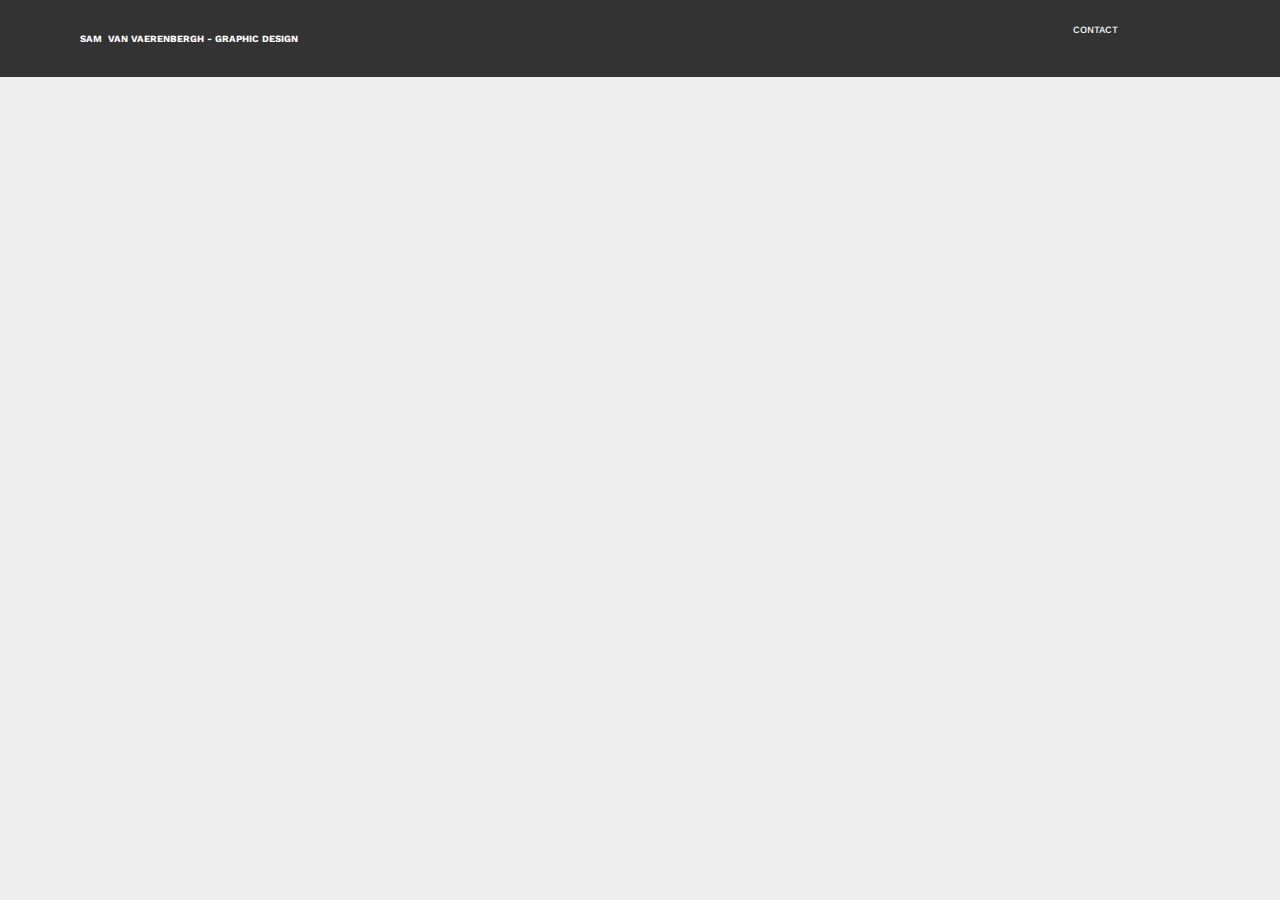
<file: index.html>
<!DOCTYPE html>
<html >
<head>
  <!-- Site made with Mobirise Website Builder v4.8.3, https://mobirise.com -->
  <meta charset="UTF-8">
  <meta http-equiv="X-UA-Compatible" content="IE=edge">
  <meta name="generator" content="Mobirise v4.8.3, mobirise.com">
  <meta name="viewport" content="width=device-width, initial-scale=1, minimum-scale=1">
  <link rel="shortcut icon" href="assets/images/logo2.png" type="image/x-icon">
  <meta name="description" content="">
  <title>Home</title>
  <link rel="stylesheet" href="assets/web/assets/mobirise-icons/mobirise-icons.css">
  <link rel="stylesheet" href="assets/tether/tether.min.css">
  <link rel="stylesheet" href="assets/bootstrap/css/bootstrap.min.css">
  <link rel="stylesheet" href="assets/bootstrap/css/bootstrap-grid.min.css">
  <link rel="stylesheet" href="assets/bootstrap/css/bootstrap-reboot.min.css">
  <link rel="stylesheet" href="assets/dropdown/css/style.css">
  <link rel="stylesheet" href="assets/animatecss/animate.min.css">
  <link rel="stylesheet" href="assets/theme/css/style.css">
  <link rel="stylesheet" href="assets/mobirise/css/mbr-additional.css" type="text/css">
  
  
  
</head>
<body>
  <section class="menu cid-r5q3Pxdelw" once="menu" id="menu1-5">

    

    <nav class="navbar navbar-expand beta-menu navbar-dropdown align-items-center navbar-toggleable-sm">
        <button class="navbar-toggler navbar-toggler-right" type="button" data-toggle="collapse" data-target="#navbarSupportedContent" aria-controls="navbarSupportedContent" aria-expanded="false" aria-label="Toggle navigation">
            <div class="hamburger">
                <span></span>
                <span></span>
                <span></span>
                <span></span>
            </div>
        </button>
        <div class="menu-logo">
            <div class="navbar-brand">
                
                <span class="navbar-caption-wrap"><a class="navbar-caption text-warning display-7" href="index.html">SAM &nbsp;VAN VAERENBERGH - GRAPHIC DESIGN</a></span>
            </div>
        </div>
        <div class="collapse navbar-collapse" id="navbarSupportedContent">
            <ul class="navbar-nav nav-dropdown nav-right" data-app-modern-menu="true"><li class="nav-item">
                    <a class="nav-link link text-white display-7" href="https://mobirise.com">
                        </a>
                </li>
                <li class="nav-item">
                    <a class="nav-link link text-white display-7" href="https://mobirise.com">
                        </a>
                </li><li class="nav-item"><a class="nav-link link text-white display-7" href="contact .html"><p>CONTACT &nbsp; &nbsp; &nbsp; &nbsp; &nbsp; &nbsp; &nbsp; &nbsp; &nbsp; &nbsp; &nbsp; &nbsp;</p></a></li></ul>
            
        </div>
    </nav>
</section>

<section class="engine"><a href="https://mobiri.se/k">develop your own website</a></section><section class="header6 cid-rbmTN2XXs9 mbr-fullscreen" data-bg-video="https://www.youtube.com/watch?v=rguuTr_0Hks&amp;feature=youtu.be" id="header6-1v">

    

    

    <div class="container">
        <div class="row justify-content-md-center">
            <div class="mbr-white col-md-10">
                
                
                
            </div>
        </div>
    </div>

    
</section>


  <script src="assets/web/assets/jquery/jquery.min.js"></script>
  <script src="assets/popper/popper.min.js"></script>
  <script src="assets/tether/tether.min.js"></script>
  <script src="assets/bootstrap/js/bootstrap.min.js"></script>
  <script src="assets/smoothscroll/smooth-scroll.js"></script>
  <script src="assets/dropdown/js/script.min.js"></script>
  <script src="assets/vimeoplayer/jquery.mb.vimeo_player.js"></script>
  <script src="assets/viewportchecker/jquery.viewportchecker.js"></script>
  <script src="assets/ytplayer/jquery.mb.ytplayer.min.js"></script>
  <script src="assets/touchswipe/jquery.touch-swipe.min.js"></script>
  <script src="assets/theme/js/script.js"></script>
  
  
 <div id="scrollToTop" class="scrollToTop mbr-arrow-up"><a style="text-align: center;"><i></i></a></div>
    <input name="animation" type="hidden">
  </body>
</html>
</file>
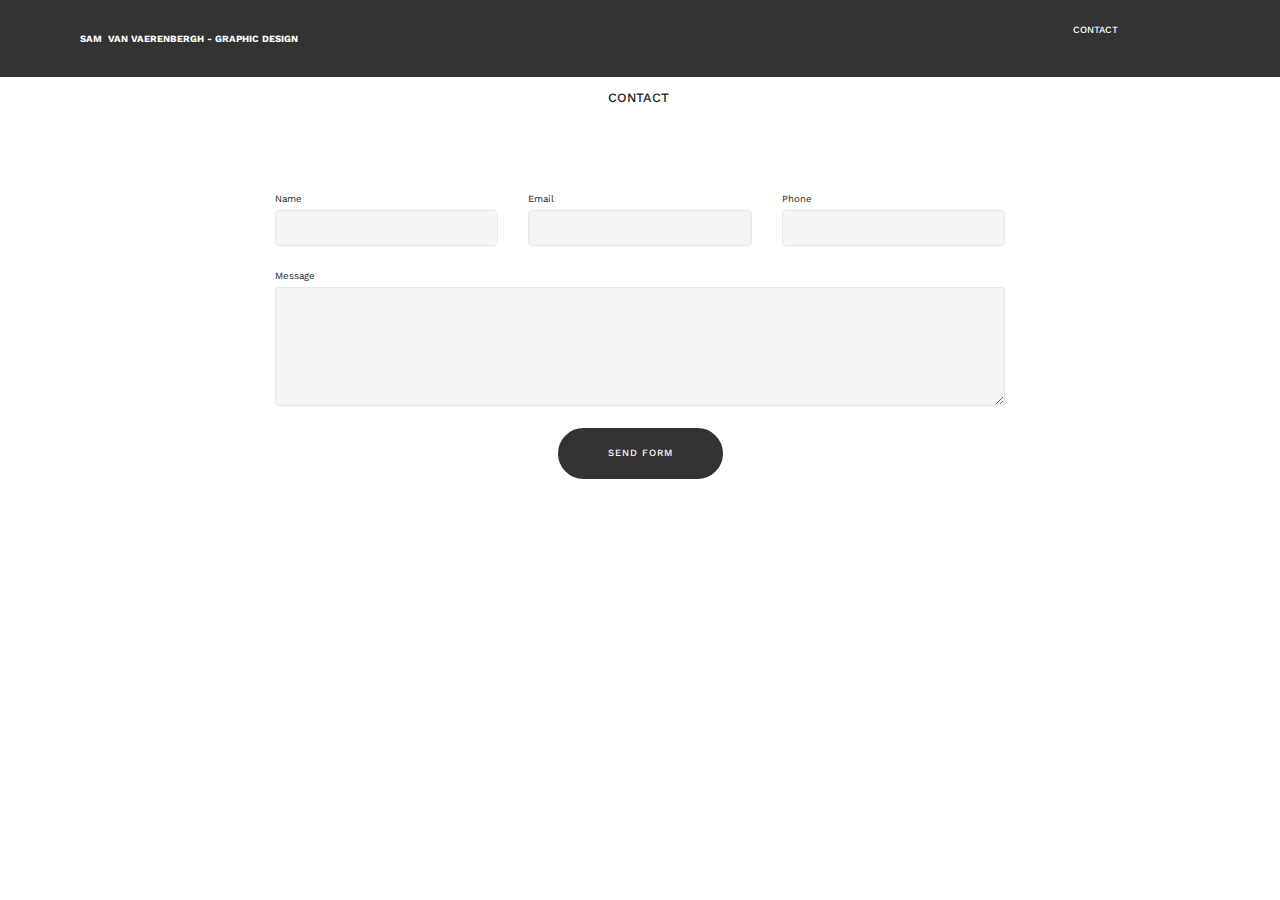
<file: contact .html>
<!DOCTYPE html>
<html >
<head>
  <!-- Site made with Mobirise Website Builder v4.8.3, https://mobirise.com -->
  <meta charset="UTF-8">
  <meta http-equiv="X-UA-Compatible" content="IE=edge">
  <meta name="generator" content="Mobirise v4.8.3, mobirise.com">
  <meta name="viewport" content="width=device-width, initial-scale=1, minimum-scale=1">
  <link rel="shortcut icon" href="assets/images/logo2.png" type="image/x-icon">
  <meta name="description" content="Site Generator Description">
  <title>Contact</title>
  <link rel="stylesheet" href="assets/web/assets/mobirise-icons/mobirise-icons.css">
  <link rel="stylesheet" href="assets/tether/tether.min.css">
  <link rel="stylesheet" href="assets/bootstrap/css/bootstrap.min.css">
  <link rel="stylesheet" href="assets/bootstrap/css/bootstrap-grid.min.css">
  <link rel="stylesheet" href="assets/bootstrap/css/bootstrap-reboot.min.css">
  <link rel="stylesheet" href="assets/dropdown/css/style.css">
  <link rel="stylesheet" href="assets/animatecss/animate.min.css">
  <link rel="stylesheet" href="assets/theme/css/style.css">
  <link rel="stylesheet" href="assets/mobirise/css/mbr-additional.css" type="text/css">
  
  
  
</head>
<body>
  <section class="menu cid-r64PjHKvKR" once="menu" id="menu1-s">

    

    <nav class="navbar navbar-expand beta-menu navbar-dropdown align-items-center navbar-toggleable-sm">
        <button class="navbar-toggler navbar-toggler-right" type="button" data-toggle="collapse" data-target="#navbarSupportedContent" aria-controls="navbarSupportedContent" aria-expanded="false" aria-label="Toggle navigation">
            <div class="hamburger">
                <span></span>
                <span></span>
                <span></span>
                <span></span>
            </div>
        </button>
        <div class="menu-logo">
            <div class="navbar-brand">
                
                <span class="navbar-caption-wrap"><a class="navbar-caption text-warning display-7" href="index.html">SAM &nbsp;VAN VAERENBERGH - GRAPHIC DESIGN</a></span>
            </div>
        </div>
        <div class="collapse navbar-collapse" id="navbarSupportedContent">
            <ul class="navbar-nav nav-dropdown nav-right" data-app-modern-menu="true"><li class="nav-item">
                    <a class="nav-link link text-white display-7" href="https://mobirise.com">
                        </a>
                </li>
                <li class="nav-item">
                    <a class="nav-link link text-white display-7" href="https://mobirise.com">
                        </a>
                </li><li class="nav-item"><a class="nav-link link text-white display-7" href="contact .html"><p>CONTACT &nbsp; &nbsp; &nbsp; &nbsp; &nbsp; &nbsp; &nbsp; &nbsp; &nbsp; &nbsp; &nbsp; &nbsp;</p></a></li></ul>
            
        </div>
    </nav>
</section>

<section class="engine"><a href="https://mobiri.se/c">web builder</a></section><section class="mbr-section form1 cid-r64PGbZO6x" id="form1-v">

    

    
    <div class="container">
        <div class="row justify-content-center">
            <div class="title col-12 col-lg-8">
                <h2 class="mbr-section-title align-center pb-3 mbr-fonts-style display-5">
                    CONTACT<strong>&nbsp;</strong></h2>
                <h3 class="mbr-section-subtitle align-center mbr-light pb-3 mbr-fonts-style display-5"></h3>
            </div>
        </div>
    </div>
    <div class="container">
        <div class="row justify-content-center">
            <div class="media-container-column col-lg-8" data-form-type="formoid">
                    <div data-form-alert="" hidden="">Thanks for filling out the form!</div>
            
                    <form class="mbr-form" action="https://mobirise.com/" method="post" data-form-title="Mobirise Form"><input type="hidden" name="email" data-form-email="true" value="6BJqU+TLAl2CfcL6MkZu6W8H/bzWgy7znRYR63YgsClmjfwaU6L+g+7RkO4MPfcDMFrNbBA5a1FbXn14O7qqKXTL6LCLBe3PXj1rI2URJZ52Jr4X7prj6GLcHf4kZn98">
                        <div class="row row-sm-offset">
                            <div class="col-md-4 multi-horizontal" data-for="name">
                                <div class="form-group">
                                    <label class="form-control-label mbr-fonts-style display-7" for="name-form1-v">Name</label>
                                    <input type="text" class="form-control" name="name" data-form-field="Name" required="" id="name-form1-v">
                                </div>
                            </div>
                            <div class="col-md-4 multi-horizontal" data-for="email">
                                <div class="form-group">
                                    <label class="form-control-label mbr-fonts-style display-7" for="email-form1-v">Email</label>
                                    <input type="email" class="form-control" name="email" data-form-field="Email" required="" id="email-form1-v">
                                </div>
                            </div>
                            <div class="col-md-4 multi-horizontal" data-for="phone">
                                <div class="form-group">
                                    <label class="form-control-label mbr-fonts-style display-7" for="phone-form1-v">Phone</label>
                                    <input type="tel" class="form-control" name="phone" data-form-field="Phone" id="phone-form1-v">
                                </div>
                            </div>
                        </div>
                        <div class="form-group" data-for="message">
                            <label class="form-control-label mbr-fonts-style display-7" for="message-form1-v">Message</label>
                            <textarea type="text" class="form-control" name="message" rows="7" data-form-field="Message" id="message-form1-v"></textarea>
                        </div>
            
                        <span class="input-group-btn"><button href="" type="submit" class="btn btn-form btn-black display-7">SEND FORM</button></span>
                    </form>
            </div>
        </div>
    </div>
</section>


  <script src="assets/web/assets/jquery/jquery.min.js"></script>
  <script src="assets/popper/popper.min.js"></script>
  <script src="assets/tether/tether.min.js"></script>
  <script src="assets/bootstrap/js/bootstrap.min.js"></script>
  <script src="assets/smoothscroll/smooth-scroll.js"></script>
  <script src="assets/dropdown/js/script.min.js"></script>
  <script src="assets/touchswipe/jquery.touch-swipe.min.js"></script>
  <script src="assets/viewportchecker/jquery.viewportchecker.js"></script>
  <script src="assets/theme/js/script.js"></script>
  <script src="assets/formoid/formoid.min.js"></script>
  
  
 <div id="scrollToTop" class="scrollToTop mbr-arrow-up"><a style="text-align: center;"><i></i></a></div>
    <input name="animation" type="hidden">
  </body>
</html>
</file>
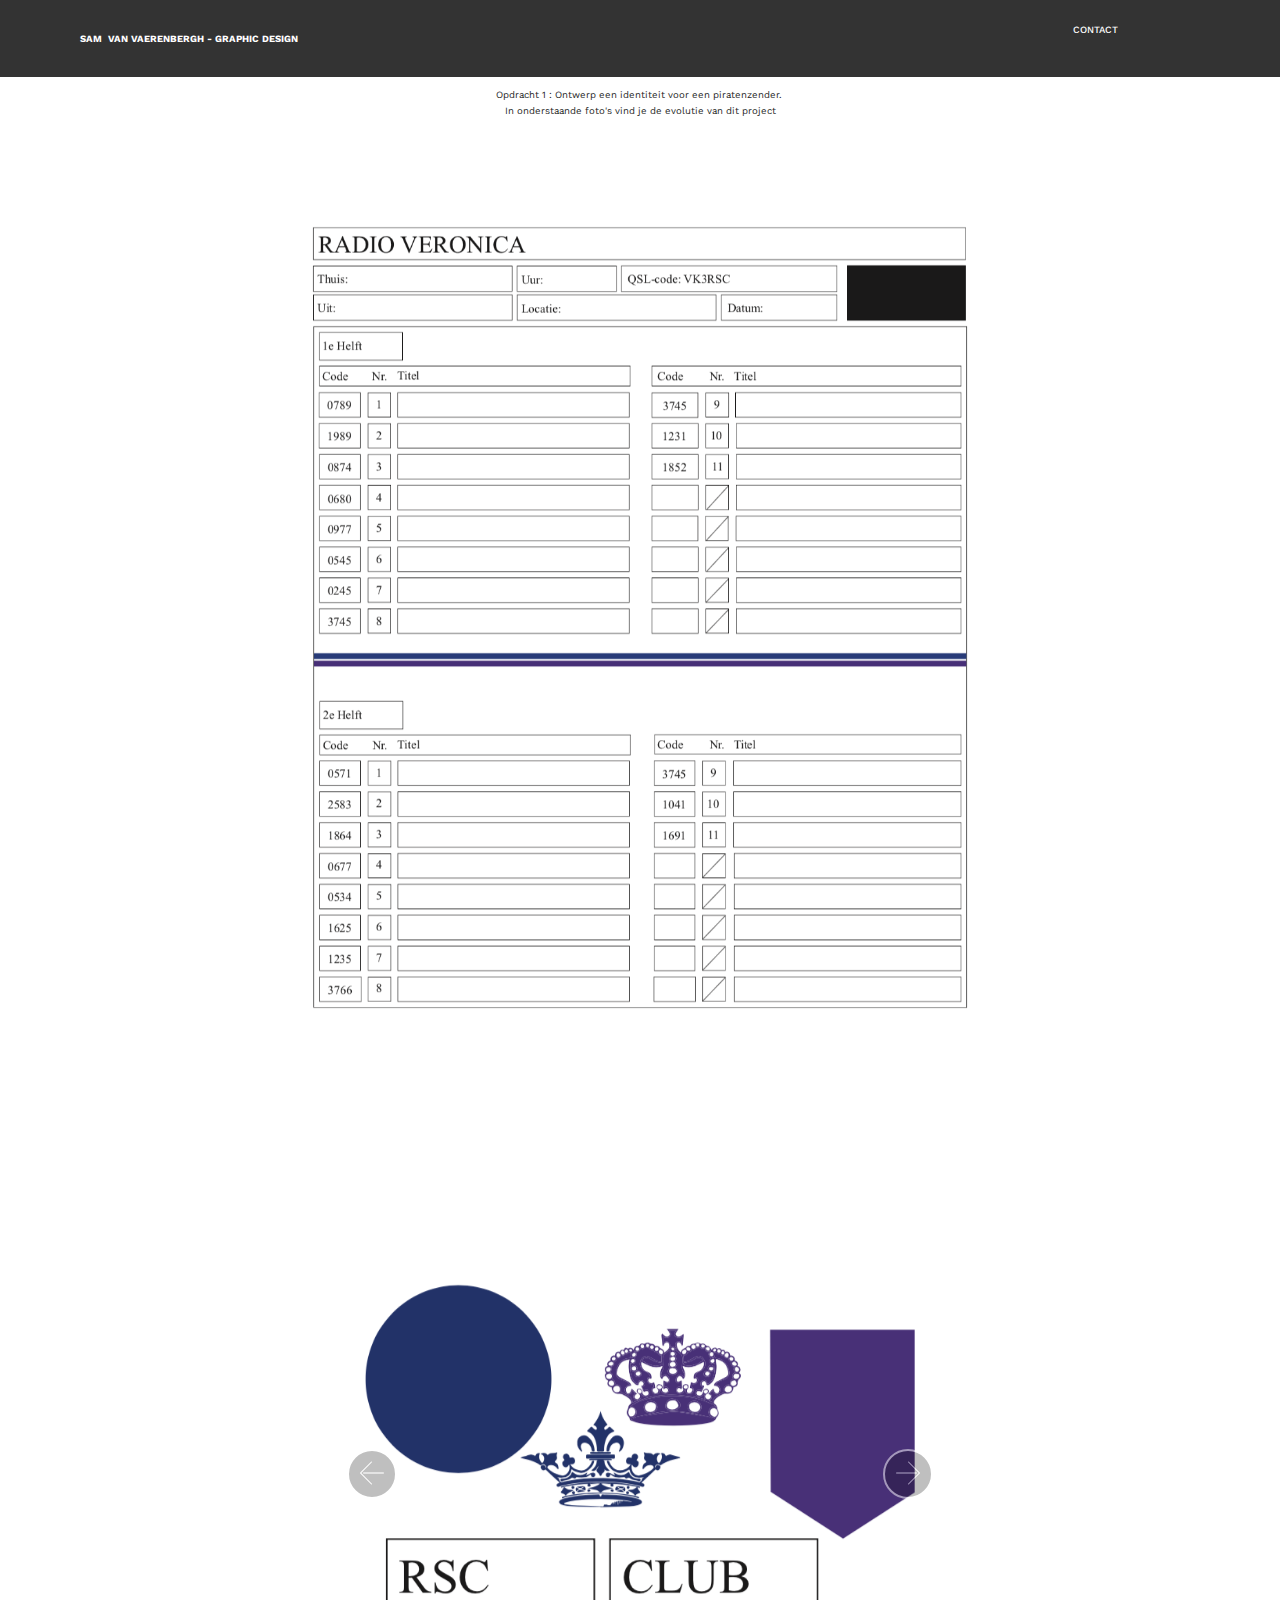
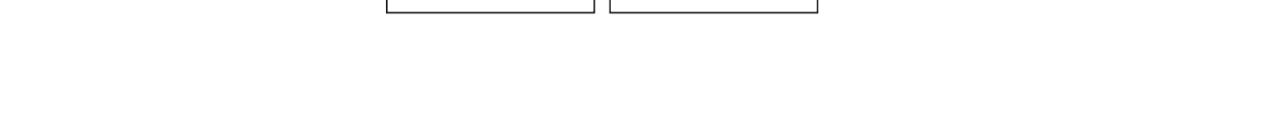
<file: drukwerk.html>
<!DOCTYPE html>
<html >
<head>
  <!-- Site made with Mobirise Website Builder v4.8.3, https://mobirise.com -->
  <meta charset="UTF-8">
  <meta http-equiv="X-UA-Compatible" content="IE=edge">
  <meta name="generator" content="Mobirise v4.8.3, mobirise.com">
  <meta name="viewport" content="width=device-width, initial-scale=1, minimum-scale=1">
  <link rel="shortcut icon" href="assets/images/logo2.png" type="image/x-icon">
  <meta name="description" content="Web Site Builder Description">
  <title>Drukwerk&nbsp;</title>
  <link rel="stylesheet" href="assets/web/assets/mobirise-icons/mobirise-icons.css">
  <link rel="stylesheet" href="assets/tether/tether.min.css">
  <link rel="stylesheet" href="assets/bootstrap/css/bootstrap.min.css">
  <link rel="stylesheet" href="assets/bootstrap/css/bootstrap-grid.min.css">
  <link rel="stylesheet" href="assets/bootstrap/css/bootstrap-reboot.min.css">
  <link rel="stylesheet" href="assets/dropdown/css/style.css">
  <link rel="stylesheet" href="assets/animatecss/animate.min.css">
  <link rel="stylesheet" href="assets/theme/css/style.css">
  <link rel="stylesheet" href="assets/mobirise/css/mbr-additional.css" type="text/css">
  
  
  
</head>
<body>
  <section class="menu cid-r8kICdwWj4" once="menu" id="menu1-1d">

    

    <nav class="navbar navbar-expand beta-menu navbar-dropdown align-items-center navbar-toggleable-sm">
        <button class="navbar-toggler navbar-toggler-right" type="button" data-toggle="collapse" data-target="#navbarSupportedContent" aria-controls="navbarSupportedContent" aria-expanded="false" aria-label="Toggle navigation">
            <div class="hamburger">
                <span></span>
                <span></span>
                <span></span>
                <span></span>
            </div>
        </button>
        <div class="menu-logo">
            <div class="navbar-brand">
                
                <span class="navbar-caption-wrap"><a class="navbar-caption text-warning display-7" href="index.html">SAM &nbsp;VAN VAERENBERGH - GRAPHIC DESIGN</a></span>
            </div>
        </div>
        <div class="collapse navbar-collapse" id="navbarSupportedContent">
            <ul class="navbar-nav nav-dropdown nav-right" data-app-modern-menu="true"><li class="nav-item">
                    <a class="nav-link link text-white display-7" href="https://mobirise.com">
                        </a>
                </li>
                <li class="nav-item">
                    <a class="nav-link link text-white display-7" href="https://mobirise.com">
                        </a>
                </li><li class="nav-item"><a class="nav-link link text-white display-7" href="contact .html"><p>CONTACT &nbsp; &nbsp; &nbsp; &nbsp; &nbsp; &nbsp; &nbsp; &nbsp; &nbsp; &nbsp; &nbsp; &nbsp;</p></a></li></ul>
            
        </div>
    </nav>
</section>

<section class="engine"><a href="https://mobiri.se/q">free responsive web templates</a></section><section class="header4 cid-r6mDg1FUkb mbr-fullscreen" id="header4-13">

    

    

    <div class="container">
        <div class="row justify-content-md-center">
            <div class="media-content col-md-10">
                <h1 class="mbr-section-title align-center mbr-white pb-3 mbr-bold mbr-fonts-style display-5"><em>Drukwerk&nbsp;</em></h1>
                
                <div class="mbr-text align-center mbr-white pb-3">
                    <p class="mbr-text mbr-fonts-style display-7">Opdracht 1 : Ontwerp een identiteit voor een piratenzender.&nbsp;<br>In onderstaande foto's vind je de evolutie van dit project<br><br></p>
                </div>
                
            </div>
            <div class="mbr-figure pt-5">
                <img src="assets/images/screenshot-2018-11-10-at-11.34.57-992x1402.png" alt="Mobirise" title="" style="width: 60%;">
            </div>
        </div>
    </div>
</section>

<section class="carousel slide cid-r6mDg21ypK" data-interval="false" id="slider2-14">

    
    <div class="container content-slider">
        <div class="content-slider-wrap">
            <div><div class="mbr-slider slide carousel" data-pause="true" data-keyboard="false" data-ride="false" data-interval="false"><div class="carousel-inner" role="listbox"><div class="carousel-item slider-fullscreen-image" data-bg-video-slide="false" style="background-image: url(assets/images/screen-shot-2018-10-13-at-15.27.53-1522x978.png);"><div class="container container-slide"><div class="image_wrapper"><img src="assets/images/screen-shot-2018-10-13-at-15.27.53-1522x978.png"><div class="carousel-caption justify-content-center"><div class="col-10 align-center"></div></div></div></div></div><div class="carousel-item slider-fullscreen-image" data-bg-video-slide="false" style="background-image: url(assets/images/screen-shot-2018-10-13-at-15.28.52-806x1144.png);"><div class="container container-slide"><div class="image_wrapper"><img src="assets/images/screen-shot-2018-10-13-at-15.28.52-806x1144.png"><div class="carousel-caption justify-content-center"><div class="col-10 align-center"></div></div></div></div></div><div class="carousel-item slider-fullscreen-image" data-bg-video-slide="false" style="background-image: url(assets/images/screenshot-2018-11-10-at-11.33.53-1790x1152.png);"><div class="container container-slide"><div class="image_wrapper"><img src="assets/images/screenshot-2018-11-10-at-11.33.53-1790x1152.png"><div class="carousel-caption justify-content-center"><div class="col-10 align-center"></div></div></div></div></div><div class="carousel-item slider-fullscreen-image active" data-bg-video-slide="false" style="background-image: url(assets/images/screenshot-2018-11-10-at-11.37.18-796x512.png);"><div class="container container-slide"><div class="image_wrapper"><img src="assets/images/screenshot-2018-11-10-at-11.37.18-796x512.png"><div class="carousel-caption justify-content-center"><div class="col-10 align-center"></div></div></div></div></div></div><a data-app-prevent-settings="" class="carousel-control carousel-control-prev" role="button" data-slide="prev" href="#slider2-14"><span aria-hidden="true" class="mbri-left mbr-iconfont"></span><span class="sr-only">Previous</span></a><a data-app-prevent-settings="" class="carousel-control carousel-control-next" role="button" data-slide="next" href="#slider2-14"><span aria-hidden="true" class="mbri-right mbr-iconfont"></span><span class="sr-only">Next</span></a></div></div> 
        </div>
    </div>
</section>


  <script src="assets/web/assets/jquery/jquery.min.js"></script>
  <script src="assets/popper/popper.min.js"></script>
  <script src="assets/tether/tether.min.js"></script>
  <script src="assets/bootstrap/js/bootstrap.min.js"></script>
  <script src="assets/smoothscroll/smooth-scroll.js"></script>
  <script src="assets/dropdown/js/script.min.js"></script>
  <script src="assets/touchswipe/jquery.touch-swipe.min.js"></script>
  <script src="assets/bootstrapcarouselswipe/bootstrap-carousel-swipe.js"></script>
  <script src="assets/viewportchecker/jquery.viewportchecker.js"></script>
  <script src="assets/ytplayer/jquery.mb.ytplayer.min.js"></script>
  <script src="assets/vimeoplayer/jquery.mb.vimeo_player.js"></script>
  <script src="assets/theme/js/script.js"></script>
  <script src="assets/slidervideo/script.js"></script>
  
  
 <div id="scrollToTop" class="scrollToTop mbr-arrow-up"><a style="text-align: center;"><i></i></a></div>
    <input name="animation" type="hidden">
  </body>
</html>
</file>
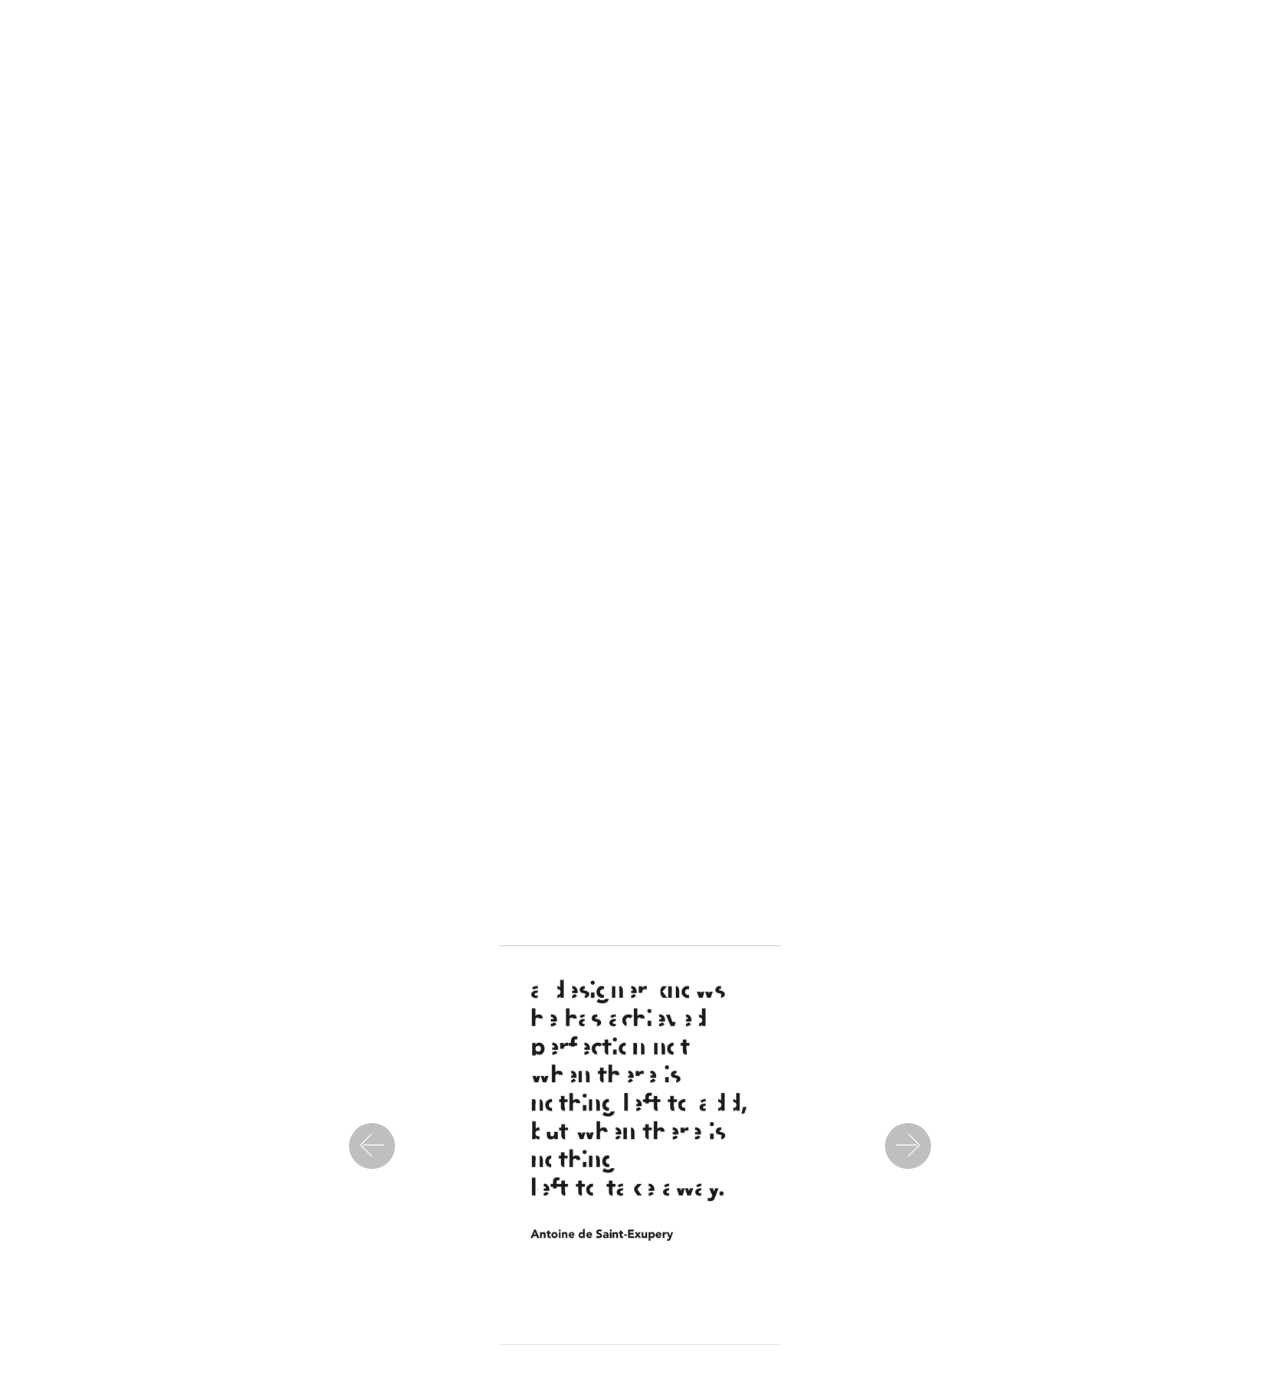
<file: grafischontwerp2017.html>
<!DOCTYPE html>
<html >
<head>
  <!-- Site made with Mobirise Website Builder v4.8.3, https://mobirise.com -->
  <meta charset="UTF-8">
  <meta http-equiv="X-UA-Compatible" content="IE=edge">
  <meta name="generator" content="Mobirise v4.8.3, mobirise.com">
  <meta name="viewport" content="width=device-width, initial-scale=1, minimum-scale=1">
  <link rel="shortcut icon" href="assets/images/logo2.png" type="image/x-icon">
  <meta name="description" content="Web Site Builder Description">
  <title>Grafisch Ontwerp 2017</title>
  <link rel="stylesheet" href="assets/web/assets/mobirise-icons/mobirise-icons.css">
  <link rel="stylesheet" href="assets/tether/tether.min.css">
  <link rel="stylesheet" href="assets/bootstrap/css/bootstrap.min.css">
  <link rel="stylesheet" href="assets/bootstrap/css/bootstrap-grid.min.css">
  <link rel="stylesheet" href="assets/bootstrap/css/bootstrap-reboot.min.css">
  <link rel="stylesheet" href="assets/animatecss/animate.min.css">
  <link rel="stylesheet" href="assets/theme/css/style.css">
  <link rel="stylesheet" href="assets/mobirise/css/mbr-additional.css" type="text/css">
  
  
  
</head>
<body>
  <section class="header1 cid-r6mJ3IzDnc mbr-fullscreen" id="header1-1a">

    

    

    <div class="container">
        <div class="row justify-content-md-center">
            <div class="mbr-white col-md-10">
                <h1 class="mbr-section-title align-center mbr-bold pb-3 mbr-fonts-style display-5"><em>GRAFISCH ONTWERP&nbsp;<br>2017 - 2018</em></h1>
                
                
                
            </div>
        </div>
    </div>

</section>

<section class="engine"><a href="https://mobiri.se/l">free website templates</a></section><section class="carousel slide cid-r64Vjaf9Xq" data-interval="false" id="slider2-y">

    
    <div class="container content-slider">
        <div class="content-slider-wrap">
            <div><div class="mbr-slider slide carousel" data-pause="true" data-keyboard="false" data-ride="false" data-interval="false"><div class="carousel-inner" role="listbox"><div class="carousel-item slider-fullscreen-image" data-bg-video-slide="false" style="background-image: url(assets/images/screen-shot-2018-10-13-at-15.11.21-1246x1766.png);"><div class="container container-slide"><div class="image_wrapper"><img src="assets/images/screen-shot-2018-10-13-at-15.11.21-1246x1766.png"><div class="carousel-caption justify-content-center"><div class="col-10 align-center"></div></div></div></div></div><div class="carousel-item slider-fullscreen-image" data-bg-video-slide="false" style="background-image: url(assets/images/screen-shot-2018-10-13-at-15.06.26-968x1380.png);"><div class="container container-slide"><div class="image_wrapper"><img src="assets/images/screen-shot-2018-10-13-at-15.06.26-968x1380.png"><div class="carousel-caption justify-content-center"><div class="col-10 align-center"></div></div></div></div></div><div class="carousel-item slider-fullscreen-image" data-bg-video-slide="false" style="background-image: url(assets/images/screen-shot-2018-10-13-at-15.06.00-964x1388.png);"><div class="container container-slide"><div class="image_wrapper"><img src="assets/images/screen-shot-2018-10-13-at-15.06.00-964x1388.png"><div class="carousel-caption justify-content-center"><div class="col-10 align-center"></div></div></div></div></div><div class="carousel-item slider-fullscreen-image active" data-bg-video-slide="false" style="background-image: url(assets/images/screen-shot-2018-10-13-at-15.02.09-736x1044.png);"><div class="container container-slide"><div class="image_wrapper"><img src="assets/images/screen-shot-2018-10-13-at-15.02.09-736x1044.png"><div class="carousel-caption justify-content-center"><div class="col-10 align-center"></div></div></div></div></div></div><a data-app-prevent-settings="" class="carousel-control carousel-control-prev" role="button" data-slide="prev" href="#slider2-y"><span aria-hidden="true" class="mbri-left mbr-iconfont"></span><span class="sr-only">Previous</span></a><a data-app-prevent-settings="" class="carousel-control carousel-control-next" role="button" data-slide="next" href="#slider2-y"><span aria-hidden="true" class="mbri-right mbr-iconfont"></span><span class="sr-only">Next</span></a></div></div> 
        </div>
    </div>
</section>


  <script src="assets/web/assets/jquery/jquery.min.js"></script>
  <script src="assets/popper/popper.min.js"></script>
  <script src="assets/tether/tether.min.js"></script>
  <script src="assets/bootstrap/js/bootstrap.min.js"></script>
  <script src="assets/smoothscroll/smooth-scroll.js"></script>
  <script src="assets/bootstrapcarouselswipe/bootstrap-carousel-swipe.js"></script>
  <script src="assets/ytplayer/jquery.mb.ytplayer.min.js"></script>
  <script src="assets/vimeoplayer/jquery.mb.vimeo_player.js"></script>
  <script src="assets/viewportchecker/jquery.viewportchecker.js"></script>
  <script src="assets/theme/js/script.js"></script>
  <script src="assets/slidervideo/script.js"></script>
  
  
 <div id="scrollToTop" class="scrollToTop mbr-arrow-up"><a style="text-align: center;"><i></i></a></div>
    <input name="animation" type="hidden">
  </body>
</html>
</file>
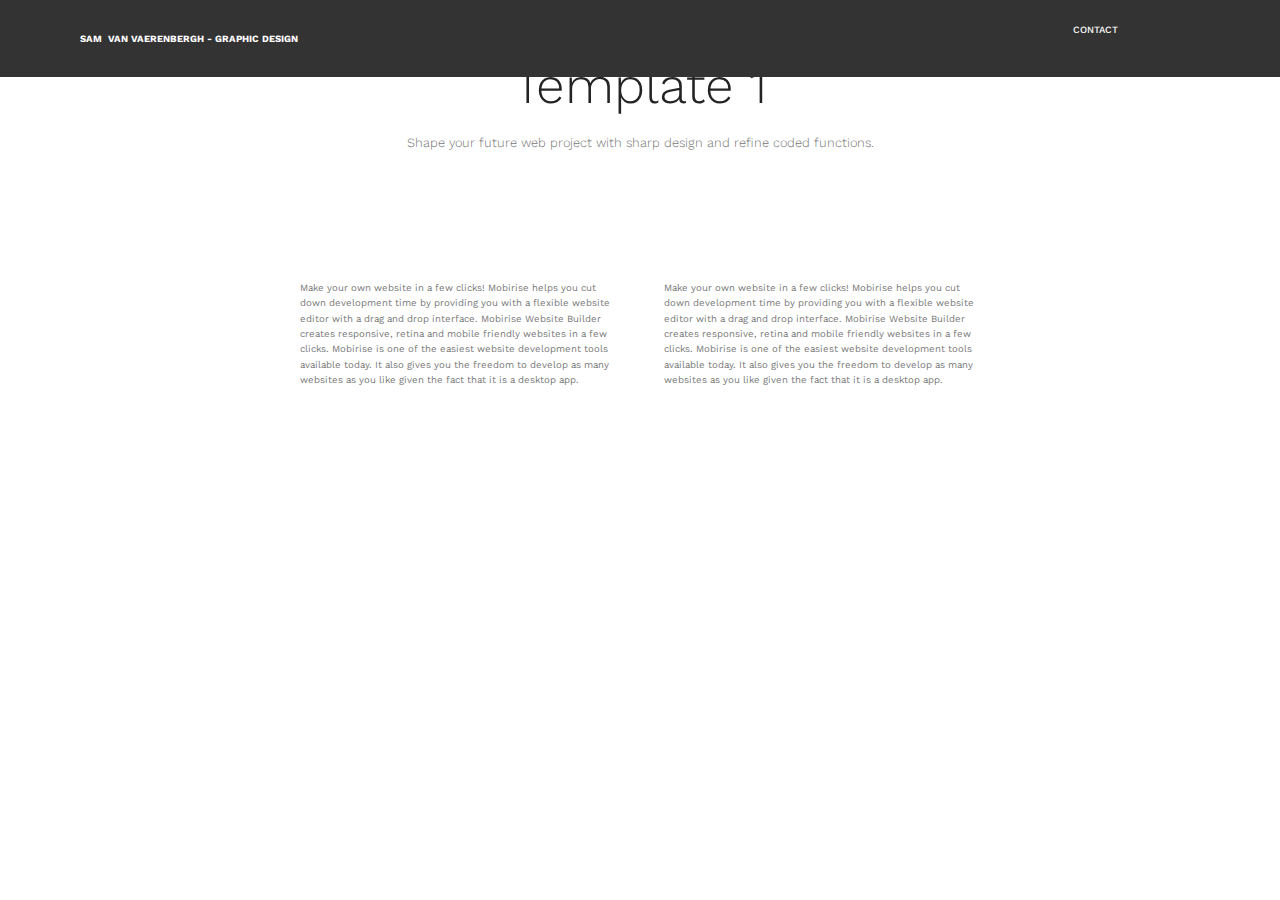
<file: page1.html>
<!DOCTYPE html>
<html >
<head>
  <!-- Site made with Mobirise Website Builder v4.8.3, https://mobirise.com -->
  <meta charset="UTF-8">
  <meta http-equiv="X-UA-Compatible" content="IE=edge">
  <meta name="generator" content="Mobirise v4.8.3, mobirise.com">
  <meta name="viewport" content="width=device-width, initial-scale=1, minimum-scale=1">
  <link rel="shortcut icon" href="assets/images/logo2.png" type="image/x-icon">
  <meta name="description" content="Site Generator Description">
  <title>Template 1</title>
  <link rel="stylesheet" href="assets/web/assets/mobirise-icons/mobirise-icons.css">
  <link rel="stylesheet" href="assets/tether/tether.min.css">
  <link rel="stylesheet" href="assets/bootstrap/css/bootstrap.min.css">
  <link rel="stylesheet" href="assets/bootstrap/css/bootstrap-grid.min.css">
  <link rel="stylesheet" href="assets/bootstrap/css/bootstrap-reboot.min.css">
  <link rel="stylesheet" href="assets/dropdown/css/style.css">
  <link rel="stylesheet" href="assets/animatecss/animate.min.css">
  <link rel="stylesheet" href="assets/theme/css/style.css">
  <link rel="stylesheet" href="assets/mobirise/css/mbr-additional.css" type="text/css">
  
  
  
</head>
<body>
  <section class="menu cid-r5q3Pxdelw" once="menu" id="menu1-6">

    

    <nav class="navbar navbar-expand beta-menu navbar-dropdown align-items-center navbar-toggleable-sm">
        <button class="navbar-toggler navbar-toggler-right" type="button" data-toggle="collapse" data-target="#navbarSupportedContent" aria-controls="navbarSupportedContent" aria-expanded="false" aria-label="Toggle navigation">
            <div class="hamburger">
                <span></span>
                <span></span>
                <span></span>
                <span></span>
            </div>
        </button>
        <div class="menu-logo">
            <div class="navbar-brand">
                
                <span class="navbar-caption-wrap"><a class="navbar-caption text-warning display-7" href="index.html">SAM &nbsp;VAN VAERENBERGH - GRAPHIC DESIGN</a></span>
            </div>
        </div>
        <div class="collapse navbar-collapse" id="navbarSupportedContent">
            <ul class="navbar-nav nav-dropdown nav-right" data-app-modern-menu="true"><li class="nav-item">
                    <a class="nav-link link text-white display-7" href="https://mobirise.com">
                        </a>
                </li>
                <li class="nav-item">
                    <a class="nav-link link text-white display-7" href="https://mobirise.com">
                        </a>
                </li><li class="nav-item"><a class="nav-link link text-white display-7" href="contact .html"><p>CONTACT &nbsp; &nbsp; &nbsp; &nbsp; &nbsp; &nbsp; &nbsp; &nbsp; &nbsp; &nbsp; &nbsp; &nbsp;</p></a></li></ul>
            
        </div>
    </nav>
</section>

<section class="engine"><a href="https://mobiri.se/o">free portfolio site templates</a></section><section class="mbr-section content4 cid-r5qfutWDlI" id="content4-8">

    

    <div class="container">
        <div class="media-container-row">
            <div class="title col-12 col-md-8">
                <h2 class="align-center pb-3 mbr-fonts-style display-2">
                    Template 1</h2>
                <h3 class="mbr-section-subtitle align-center mbr-light mbr-fonts-style display-5">
                    Shape your future web project with sharp design and refine coded functions.
                </h3>
                
            </div>
        </div>
    </div>
</section>

<section class="mbr-section article content3 cid-r5qfytFkRQ" id="content3-9">
      
     

    <div class="container">
        <div class="media-container-row">
            <div class="row col-12 col-md-8">
                <div class="col-12 col-md-6 pr-lg-4 mbr-text mbr-fonts-style display-7">
                     Make your own website in a few clicks! Mobirise helps you cut down development time by providing you with a flexible website editor with a drag and drop interface. Mobirise Website Builder creates responsive, retina and mobile friendly websites in a few clicks. Mobirise is one of the easiest website development tools available today. It also gives you the freedom to develop as many websites as you like given the fact that it is a desktop app.
                </div>
                <div class="col-12 col-md-6 pl-lg-4 mbr-text mbr-fonts-style display-7">
                     Make your own website in a few clicks! Mobirise helps you cut down development time by providing you with a flexible website editor with a drag and drop interface. Mobirise Website Builder creates responsive, retina and mobile friendly websites in a few clicks. Mobirise is one of the easiest website development tools available today. It also gives you the freedom to develop as many websites as you like given the fact that it is a desktop app.
                </div>
            </div>
        </div>
    </div>
</section>


  <script src="assets/web/assets/jquery/jquery.min.js"></script>
  <script src="assets/popper/popper.min.js"></script>
  <script src="assets/tether/tether.min.js"></script>
  <script src="assets/bootstrap/js/bootstrap.min.js"></script>
  <script src="assets/dropdown/js/script.min.js"></script>
  <script src="assets/touchswipe/jquery.touch-swipe.min.js"></script>
  <script src="assets/viewportchecker/jquery.viewportchecker.js"></script>
  <script src="assets/smoothscroll/smooth-scroll.js"></script>
  <script src="assets/theme/js/script.js"></script>
  
  
 <div id="scrollToTop" class="scrollToTop mbr-arrow-up"><a style="text-align: center;"><i></i></a></div>
    <input name="animation" type="hidden">
  </body>
</html>
</file>
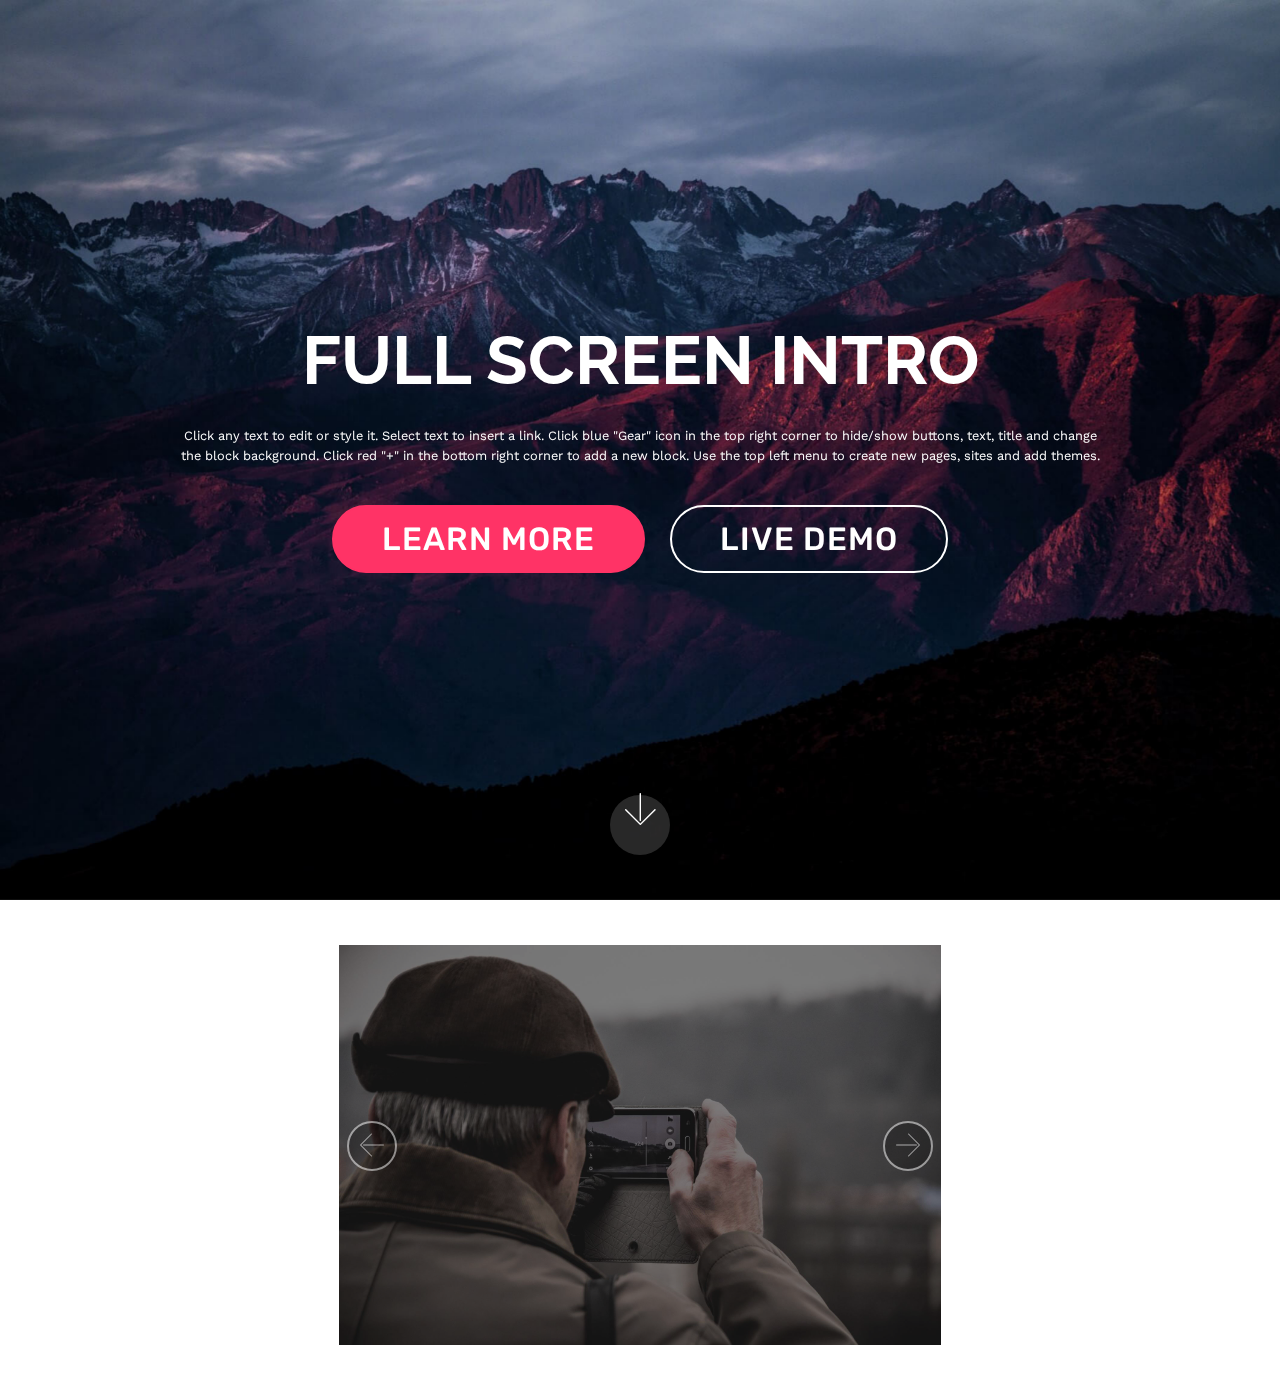
<file: page2.html>
<!DOCTYPE html>
<html >
<head>
  <!-- Site made with Mobirise Website Builder v4.8.3, https://mobirise.com -->
  <meta charset="UTF-8">
  <meta http-equiv="X-UA-Compatible" content="IE=edge">
  <meta name="generator" content="Mobirise v4.8.3, mobirise.com">
  <meta name="viewport" content="width=device-width, initial-scale=1, minimum-scale=1">
  <link rel="shortcut icon" href="assets/images/logo2.png" type="image/x-icon">
  <meta name="description" content="Web Site Builder Description">
  <title>Template 2</title>
  <link rel="stylesheet" href="assets/web/assets/mobirise-icons/mobirise-icons.css">
  <link rel="stylesheet" href="assets/tether/tether.min.css">
  <link rel="stylesheet" href="assets/bootstrap/css/bootstrap.min.css">
  <link rel="stylesheet" href="assets/bootstrap/css/bootstrap-grid.min.css">
  <link rel="stylesheet" href="assets/bootstrap/css/bootstrap-reboot.min.css">
  <link rel="stylesheet" href="assets/animatecss/animate.min.css">
  <link rel="stylesheet" href="assets/theme/css/style.css">
  <link rel="stylesheet" href="assets/mobirise/css/mbr-additional.css" type="text/css">
  
  
  
</head>
<body>
  <section class="cid-r8ZEa0Bm10 mbr-fullscreen mbr-parallax-background" id="header2-1f">

    

    

    <div class="container align-center">
        <div class="row justify-content-md-center">
            <div class="mbr-white col-md-10">
                <h1 class="mbr-section-title mbr-bold pb-3 mbr-fonts-style display-1">
                    FULL SCREEN INTRO
                </h1>
                
                <p class="mbr-text pb-3 mbr-fonts-style display-5">
                    Click any text to edit or style it. Select text to insert a link. Click blue "Gear" icon in the top right corner to hide/show buttons, text, title and change the block background. Click red "+" in the bottom right corner to add a new block. Use the top left menu to create new pages, sites and add themes.
                </p>
                <div class="mbr-section-btn">
                    <a class="btn btn-md btn-secondary display-4" href="https://mobirise.com">LEARN MORE</a>
                    <a class="btn btn-md btn-white-outline display-4" href="https://mobirise.com">LIVE DEMO</a>
                </div>
            </div>
        </div>
    </div>
    <div class="mbr-arrow hidden-sm-down" aria-hidden="true">
        <a href="#next">
            <i class="mbri-down mbr-iconfont"></i>
        </a>
    </div>
</section>

<section class="engine"><a href="https://mobiri.se/z">best website templates</a></section><section class="carousel slide cid-r5qgafNYfy" data-interval="false" id="slider2-h">

    
    <div class="container content-slider">
        <div class="content-slider-wrap">
            <div><div class="mbr-slider slide carousel" data-pause="true" data-keyboard="false" data-ride="false" data-interval="false"><div class="carousel-inner" role="listbox"><div class="carousel-item slider-fullscreen-image" data-bg-video-slide="false" style="background-image: url(assets/images/1.jpg);"><div class="container container-slide"><div class="image_wrapper"><div class="mbr-overlay"></div><img src="assets/images/1.jpg"><div class="carousel-caption justify-content-center"><div class="col-10 align-center"><p class="lead mbr-text mbr-fonts-style display-7">Choose from the large selection of latest pre-made blocks - jumbotrons, hero images, parallax scrolling, video backgrounds, hamburger menu, sticky header and more.</p></div></div></div></div></div><div class="carousel-item slider-fullscreen-image" data-bg-video-slide="https://www.youtube.com/watch?v=fwkKc6M60-0"><div class="mbr-overlay"></div><div class="container container-slide"><div class="image_wrapper"><img src="assets/images/2.jpg" style="opacity: 0;"><div class="carousel-caption justify-content-center"><div class="col-10 align-center"><p class="lead mbr-text mbr-fonts-style display-7">Slide with youtube video background and color overlay. Title and text are aligned to the left.</p></div></div></div></div></div><div class="carousel-item slider-fullscreen-image active" data-bg-video-slide="false" style="background-image: url(assets/images/3.jpg);"><div class="container container-slide"><div class="image_wrapper"><div class="mbr-overlay"></div><img src="assets/images/3.jpg"><div class="carousel-caption justify-content-center"><div class="col-10 align-center"></div></div></div></div></div></div><a data-app-prevent-settings="" class="carousel-control carousel-control-prev" role="button" data-slide="prev" href="#slider2-h"><span aria-hidden="true" class="mbri-left mbr-iconfont"></span><span class="sr-only">Previous</span></a><a data-app-prevent-settings="" class="carousel-control carousel-control-next" role="button" data-slide="next" href="#slider2-h"><span aria-hidden="true" class="mbri-right mbr-iconfont"></span><span class="sr-only">Next</span></a></div></div> 
        </div>
    </div>
</section>


  <script src="assets/web/assets/jquery/jquery.min.js"></script>
  <script src="assets/popper/popper.min.js"></script>
  <script src="assets/tether/tether.min.js"></script>
  <script src="assets/bootstrap/js/bootstrap.min.js"></script>
  <script src="assets/smoothscroll/smooth-scroll.js"></script>
  <script src="assets/parallax/jarallax.min.js"></script>
  <script src="assets/bootstrapcarouselswipe/bootstrap-carousel-swipe.js"></script>
  <script src="assets/ytplayer/jquery.mb.ytplayer.min.js"></script>
  <script src="assets/vimeoplayer/jquery.mb.vimeo_player.js"></script>
  <script src="assets/viewportchecker/jquery.viewportchecker.js"></script>
  <script src="assets/theme/js/script.js"></script>
  <script src="assets/slidervideo/script.js"></script>
  
  
 <div id="scrollToTop" class="scrollToTop mbr-arrow-up"><a style="text-align: center;"><i></i></a></div>
    <input name="animation" type="hidden">
  </body>
</html>
</file>
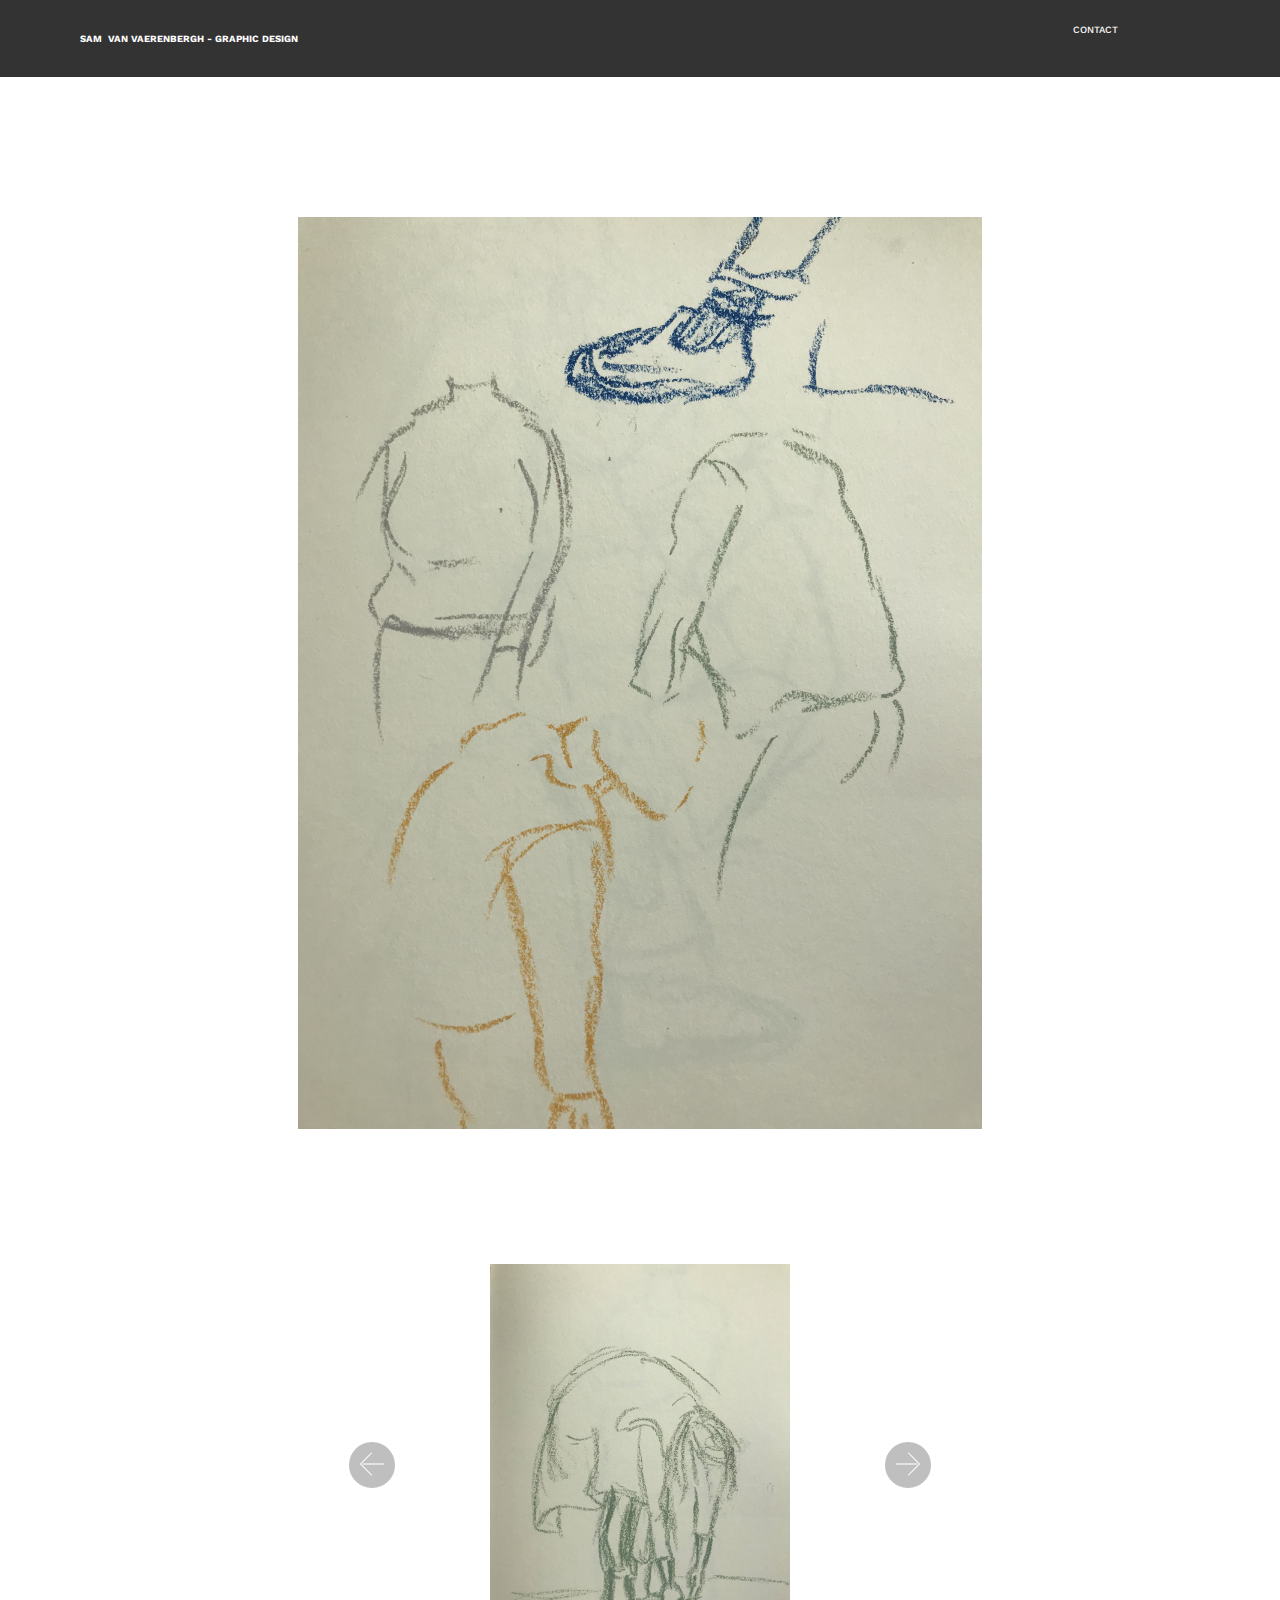
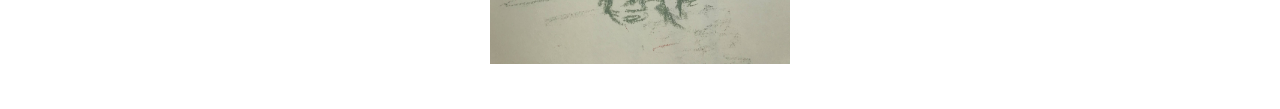
<file: tekeningen.html>
<!DOCTYPE html>
<html >
<head>
  <!-- Site made with Mobirise Website Builder v4.8.3, https://mobirise.com -->
  <meta charset="UTF-8">
  <meta http-equiv="X-UA-Compatible" content="IE=edge">
  <meta name="generator" content="Mobirise v4.8.3, mobirise.com">
  <meta name="viewport" content="width=device-width, initial-scale=1, minimum-scale=1">
  <link rel="shortcut icon" href="assets/images/logo2.png" type="image/x-icon">
  <meta name="description" content="Web Site Builder Description">
  <title>Tekeningen&nbsp;</title>
  <link rel="stylesheet" href="assets/web/assets/mobirise-icons/mobirise-icons.css">
  <link rel="stylesheet" href="assets/tether/tether.min.css">
  <link rel="stylesheet" href="assets/bootstrap/css/bootstrap.min.css">
  <link rel="stylesheet" href="assets/bootstrap/css/bootstrap-grid.min.css">
  <link rel="stylesheet" href="assets/bootstrap/css/bootstrap-reboot.min.css">
  <link rel="stylesheet" href="assets/dropdown/css/style.css">
  <link rel="stylesheet" href="assets/animatecss/animate.min.css">
  <link rel="stylesheet" href="assets/theme/css/style.css">
  <link rel="stylesheet" href="assets/mobirise/css/mbr-additional.css" type="text/css">
  
  
  
</head>
<body>
  <section class="menu cid-r6UIF73w4n" once="menu" id="menu1-1c">

    

    <nav class="navbar navbar-expand beta-menu navbar-dropdown align-items-center navbar-toggleable-sm">
        <button class="navbar-toggler navbar-toggler-right" type="button" data-toggle="collapse" data-target="#navbarSupportedContent" aria-controls="navbarSupportedContent" aria-expanded="false" aria-label="Toggle navigation">
            <div class="hamburger">
                <span></span>
                <span></span>
                <span></span>
                <span></span>
            </div>
        </button>
        <div class="menu-logo">
            <div class="navbar-brand">
                
                <span class="navbar-caption-wrap"><a class="navbar-caption text-warning display-7" href="index.html">SAM &nbsp;VAN VAERENBERGH - GRAPHIC DESIGN</a></span>
            </div>
        </div>
        <div class="collapse navbar-collapse" id="navbarSupportedContent">
            <ul class="navbar-nav nav-dropdown nav-right" data-app-modern-menu="true"><li class="nav-item">
                    <a class="nav-link link text-white display-7" href="https://mobirise.com">
                        </a>
                </li>
                <li class="nav-item">
                    <a class="nav-link link text-white display-7" href="https://mobirise.com">
                        </a>
                </li><li class="nav-item"><a class="nav-link link text-white display-7" href="contact .html"><p>CONTACT &nbsp; &nbsp; &nbsp; &nbsp; &nbsp; &nbsp; &nbsp; &nbsp; &nbsp; &nbsp; &nbsp; &nbsp;</p></a></li></ul>
            
        </div>
    </nav>
</section>

<section class="engine"><a href="https://mobiri.se/x">free css templates</a></section><section class="header4 cid-r6UGZYALRL" id="header4-1b">

    

    

    <div class="container">
        <div class="row justify-content-md-center">
            <div class="media-content col-md-10">
                <h1 class="mbr-section-title align-center mbr-white pb-3 mbr-bold mbr-fonts-style display-5"><em>
                    TEKENINGEN&nbsp;<br>2018 - 2019&nbsp;</em></h1>
                
                <div class="mbr-text align-center mbr-white pb-3">
                    <p class="mbr-text mbr-fonts-style display-5"></p>
                </div>
                
            </div>
            <div class="mbr-figure pt-5">
                <img src="assets/images/img-1698-1368x1824.jpg" alt="Mobirise" title="" style="width: 60%;">
            </div>
        </div>
    </div>
</section>

<section class="carousel slide cid-r5YEe6CHTe" data-interval="false" id="slider2-q">

    
    <div class="container content-slider">
        <div class="content-slider-wrap">
            <div><div class="mbr-slider slide carousel" data-pause="true" data-keyboard="false" data-ride="false" data-interval="false"><div class="carousel-inner" role="listbox"><div class="carousel-item slider-fullscreen-image active" data-bg-video-slide="false" style="background-image: url(assets/images/img-269-2000x2667.jpg);"><div class="container container-slide"><div class="image_wrapper"><img src="assets/images/img-269-2000x2667.jpg"><div class="carousel-caption justify-content-center"><div class="col-10 align-center"></div></div></div></div></div><div class="carousel-item slider-fullscreen-image" data-bg-video-slide="false" style="background-image: url(assets/images/img-26-2000x1500.jpg);"><div class="container container-slide"><div class="image_wrapper"><img src="assets/images/img-26-2000x1500.jpg"><div class="carousel-caption justify-content-center"><div class="col-10 align-center"></div></div></div></div></div></div><a data-app-prevent-settings="" class="carousel-control carousel-control-prev" role="button" data-slide="prev" href="#slider2-q"><span aria-hidden="true" class="mbri-left mbr-iconfont"></span><span class="sr-only">Previous</span></a><a data-app-prevent-settings="" class="carousel-control carousel-control-next" role="button" data-slide="next" href="#slider2-q"><span aria-hidden="true" class="mbri-right mbr-iconfont"></span><span class="sr-only">Next</span></a></div></div> 
        </div>
    </div>
</section>


  <script src="assets/web/assets/jquery/jquery.min.js"></script>
  <script src="assets/popper/popper.min.js"></script>
  <script src="assets/tether/tether.min.js"></script>
  <script src="assets/bootstrap/js/bootstrap.min.js"></script>
  <script src="assets/smoothscroll/smooth-scroll.js"></script>
  <script src="assets/dropdown/js/script.min.js"></script>
  <script src="assets/touchswipe/jquery.touch-swipe.min.js"></script>
  <script src="assets/bootstrapcarouselswipe/bootstrap-carousel-swipe.js"></script>
  <script src="assets/viewportchecker/jquery.viewportchecker.js"></script>
  <script src="assets/ytplayer/jquery.mb.ytplayer.min.js"></script>
  <script src="assets/vimeoplayer/jquery.mb.vimeo_player.js"></script>
  <script src="assets/theme/js/script.js"></script>
  <script src="assets/slidervideo/script.js"></script>
  
  
 <div id="scrollToTop" class="scrollToTop mbr-arrow-up"><a style="text-align: center;"><i></i></a></div>
    <input name="animation" type="hidden">
  </body>
</html>
</file>
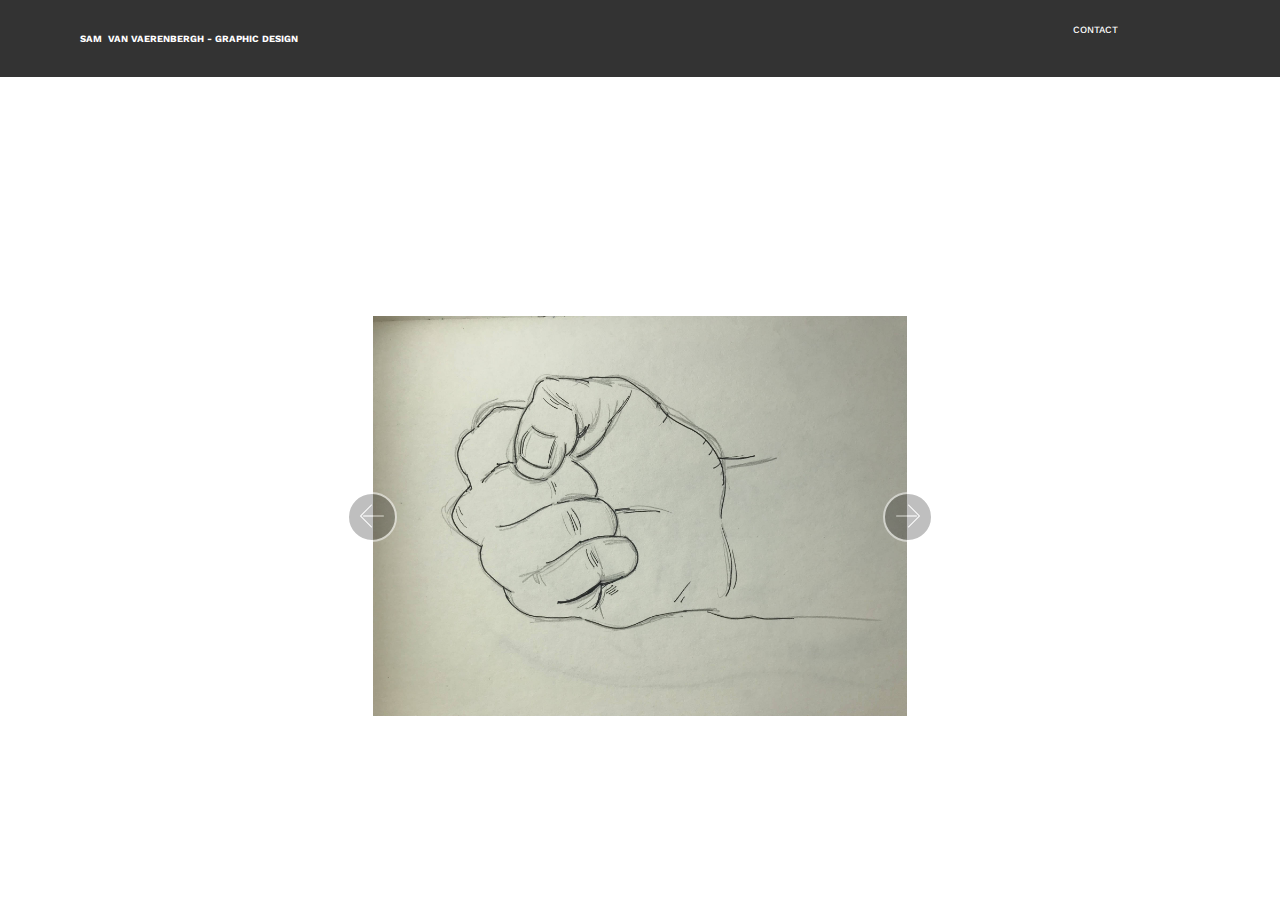
<file: tekeningen2017.html>
<!DOCTYPE html>
<html >
<head>
  <!-- Site made with Mobirise Website Builder v4.8.3, https://mobirise.com -->
  <meta charset="UTF-8">
  <meta http-equiv="X-UA-Compatible" content="IE=edge">
  <meta name="generator" content="Mobirise v4.8.3, mobirise.com">
  <meta name="viewport" content="width=device-width, initial-scale=1, minimum-scale=1">
  <link rel="shortcut icon" href="assets/images/logo2.png" type="image/x-icon">
  <meta name="description" content="Web Site Builder Description">
  <title>Tekeningen 2017</title>
  <link rel="stylesheet" href="assets/web/assets/mobirise-icons/mobirise-icons.css">
  <link rel="stylesheet" href="assets/tether/tether.min.css">
  <link rel="stylesheet" href="assets/bootstrap/css/bootstrap.min.css">
  <link rel="stylesheet" href="assets/bootstrap/css/bootstrap-grid.min.css">
  <link rel="stylesheet" href="assets/bootstrap/css/bootstrap-reboot.min.css">
  <link rel="stylesheet" href="assets/dropdown/css/style.css">
  <link rel="stylesheet" href="assets/animatecss/animate.min.css">
  <link rel="stylesheet" href="assets/theme/css/style.css">
  <link rel="stylesheet" href="assets/mobirise/css/mbr-additional.css" type="text/css">
  
  
  
</head>
<body>
  <section class="menu cid-r9gXK9Kqvf" once="menu" id="menu1-1g">

    

    <nav class="navbar navbar-expand beta-menu navbar-dropdown align-items-center navbar-toggleable-sm">
        <button class="navbar-toggler navbar-toggler-right" type="button" data-toggle="collapse" data-target="#navbarSupportedContent" aria-controls="navbarSupportedContent" aria-expanded="false" aria-label="Toggle navigation">
            <div class="hamburger">
                <span></span>
                <span></span>
                <span></span>
                <span></span>
            </div>
        </button>
        <div class="menu-logo">
            <div class="navbar-brand">
                
                <span class="navbar-caption-wrap"><a class="navbar-caption text-warning display-7" href="index.html">SAM &nbsp;VAN VAERENBERGH - GRAPHIC DESIGN</a></span>
            </div>
        </div>
        <div class="collapse navbar-collapse" id="navbarSupportedContent">
            <ul class="navbar-nav nav-dropdown nav-right" data-app-modern-menu="true"><li class="nav-item">
                    <a class="nav-link link text-white display-7" href="https://mobirise.com">
                        </a>
                </li>
                <li class="nav-item">
                    <a class="nav-link link text-white display-7" href="https://mobirise.com">
                        </a>
                </li><li class="nav-item"><a class="nav-link link text-white display-7" href="contact .html"><p>CONTACT &nbsp; &nbsp; &nbsp; &nbsp; &nbsp; &nbsp; &nbsp; &nbsp; &nbsp; &nbsp; &nbsp; &nbsp;</p></a></li></ul>
            
        </div>
    </nav>
</section>

<section class="engine"><a href="https://mobiri.se/k">develop your own website</a></section><section class="header1 cid-r6mF6DjoYt" id="header1-18">

    

    

    <div class="container">
        <div class="row justify-content-md-center">
            <div class="mbr-white col-md-10">
                <h1 class="mbr-section-title align-center mbr-bold pb-3 mbr-fonts-style display-5"><em>TEKENINGEN<br> 2017 - 2018</em></h1>
                <h3 class="mbr-section-subtitle align-center mbr-light pb-3 mbr-fonts-style display-7"><strong>&nbsp;<em>1BA</em></strong></h3>
                
                
            </div>
        </div>
    </div>

</section>

<section class="carousel slide cid-r64Vf8p7aP" data-interval="false" id="slider2-x">

    
    <div class="container content-slider">
        <div class="content-slider-wrap">
            <div><div class="mbr-slider slide carousel" data-pause="true" data-keyboard="false" data-ride="false" data-interval="false"><div class="carousel-inner" role="listbox"><div class="carousel-item slider-fullscreen-image" data-bg-video-slide="false" style="background-image: url(assets/images/jmbasquiat-reproductiefotografie-2000x3171.jpg);"><div class="container container-slide"><div class="image_wrapper"><img src="assets/images/jmbasquiat-reproductiefotografie-2000x3171.jpg"><div class="carousel-caption justify-content-center"><div class="col-10 align-center"></div></div></div></div></div><div class="carousel-item slider-fullscreen-image" data-bg-video-slide="false" style="background-image: url(assets/images/skelet-reproductiefotografie-2000x3090.jpg);"><div class="container container-slide"><div class="image_wrapper"><img src="assets/images/skelet-reproductiefotografie-2000x3090.jpg"><div class="carousel-caption justify-content-center"><div class="col-10 align-center"></div></div></div></div></div><div class="carousel-item slider-fullscreen-image active" data-bg-video-slide="false" style="background-image: url(assets/images/img-8274-2000x1500.jpg);"><div class="container container-slide"><div class="image_wrapper"><img src="assets/images/img-8274-2000x1500.jpg"><div class="carousel-caption justify-content-center"><div class="col-10 align-center"></div></div></div></div></div><div class="carousel-item slider-fullscreen-image" data-bg-video-slide="false" style="background-image: url(assets/images/img-1690-2000x1500.jpg);"><div class="container container-slide"><div class="image_wrapper"><img src="assets/images/img-1690-2000x1500.jpg"><div class="carousel-caption justify-content-center"><div class="col-10 align-center"></div></div></div></div></div></div><a data-app-prevent-settings="" class="carousel-control carousel-control-prev" role="button" data-slide="prev" href="#slider2-x"><span aria-hidden="true" class="mbri-left mbr-iconfont"></span><span class="sr-only">Previous</span></a><a data-app-prevent-settings="" class="carousel-control carousel-control-next" role="button" data-slide="next" href="#slider2-x"><span aria-hidden="true" class="mbri-right mbr-iconfont"></span><span class="sr-only">Next</span></a></div></div> 
        </div>
    </div>
</section>


  <script src="assets/web/assets/jquery/jquery.min.js"></script>
  <script src="assets/popper/popper.min.js"></script>
  <script src="assets/tether/tether.min.js"></script>
  <script src="assets/bootstrap/js/bootstrap.min.js"></script>
  <script src="assets/smoothscroll/smooth-scroll.js"></script>
  <script src="assets/dropdown/js/script.min.js"></script>
  <script src="assets/touchswipe/jquery.touch-swipe.min.js"></script>
  <script src="assets/bootstrapcarouselswipe/bootstrap-carousel-swipe.js"></script>
  <script src="assets/viewportchecker/jquery.viewportchecker.js"></script>
  <script src="assets/ytplayer/jquery.mb.ytplayer.min.js"></script>
  <script src="assets/vimeoplayer/jquery.mb.vimeo_player.js"></script>
  <script src="assets/theme/js/script.js"></script>
  <script src="assets/slidervideo/script.js"></script>
  
  
 <div id="scrollToTop" class="scrollToTop mbr-arrow-up"><a style="text-align: center;"><i></i></a></div>
    <input name="animation" type="hidden">
  </body>
</html>
</file>
<file: assets/web/assets/mobirise-icons/mobirise-icons.css>
@font-face {
  font-family: 'MobiriseIcons';
  src:  url('mobirise-icons.eot?spat4u');
  src:  url('mobirise-icons.eot?spat4u#iefix') format('embedded-opentype'),
    url('mobirise-icons.ttf?spat4u') format('truetype'),
    url('mobirise-icons.woff?spat4u') format('woff'),
    url('mobirise-icons.svg?spat4u#MobiriseIcons') format('svg');
  font-weight: normal;
  font-style: normal;
}

[class^="mbri-"], [class*=" mbri-"] {
  /* use !important to prevent issues with browser extensions that change fonts */
  font-family: MobiriseIcons !important;
  speak: none;
  font-style: normal;
  font-weight: normal;
  font-variant: normal;
  text-transform: none;
  line-height: 1;

  /* Better Font Rendering =========== */
  -webkit-font-smoothing: antialiased;
  -moz-osx-font-smoothing: grayscale;
}

.mbri-add-submenu:before {
  content: "\e900";
}
.mbri-alert:before {
  content: "\e901";
}
.mbri-align-center:before {
  content: "\e902";
}
.mbri-align-justify:before {
  content: "\e903";
}
.mbri-align-left:before {
  content: "\e904";
}
.mbri-align-right:before {
  content: "\e905";
}
.mbri-android:before {
  content: "\e906";
}
.mbri-apple:before {
  content: "\e907";
}
.mbri-arrow-down:before {
  content: "\e908";
}
.mbri-arrow-next:before {
  content: "\e909";
}
.mbri-arrow-prev:before {
  content: "\e90a";
}
.mbri-arrow-up:before {
  content: "\e90b";
}
.mbri-bold:before {
  content: "\e90c";
}
.mbri-bookmark:before {
  content: "\e90d";
}
.mbri-bootstrap:before {
  content: "\e90e";
}
.mbri-briefcase:before {
  content: "\e90f";
}
.mbri-browse:before {
  content: "\e910";
}
.mbri-bulleted-list:before {
  content: "\e911";
}
.mbri-calendar:before {
  content: "\e912";
}
.mbri-camera:before {
  content: "\e913";
}
.mbri-cart-add:before {
  content: "\e914";
}
.mbri-cart-full:before {
  content: "\e915";
}
.mbri-cash:before {
  content: "\e916";
}
.mbri-change-style:before {
  content: "\e917";
}
.mbri-chat:before {
  content: "\e918";
}
.mbri-clock:before {
  content: "\e919";
}
.mbri-close:before {
  content: "\e91a";
}
.mbri-cloud:before {
  content: "\e91b";
}
.mbri-code:before {
  content: "\e91c";
}
.mbri-contact-form:before {
  content: "\e91d";
}
.mbri-credit-card:before {
  content: "\e91e";
}
.mbri-cursor-click:before {
  content: "\e91f";
}
.mbri-cust-feedback:before {
  content: "\e920";
}
.mbri-database:before {
  content: "\e921";
}
.mbri-delivery:before {
  content: "\e922";
}
.mbri-desktop:before {
  content: "\e923";
}
.mbri-devices:before {
  content: "\e924";
}
.mbri-down:before {
  content: "\e925";
}
.mbri-download:before {
  content: "\e989";
}
.mbri-drag-n-drop:before {
  content: "\e927";
}
.mbri-drag-n-drop2:before {
  content: "\e928";
}
.mbri-edit:before {
  content: "\e929";
}
.mbri-edit2:before {
  content: "\e92a";
}
.mbri-error:before {
  content: "\e92b";
}
.mbri-extension:before {
  content: "\e92c";
}
.mbri-features:before {
  content: "\e92d";
}
.mbri-file:before {
  content: "\e92e";
}
.mbri-flag:before {
  content: "\e92f";
}
.mbri-folder:before {
  content: "\e930";
}
.mbri-gift:before {
  content: "\e931";
}
.mbri-github:before {
  content: "\e932";
}
.mbri-globe:before {
  content: "\e933";
}
.mbri-globe-2:before {
  content: "\e934";
}
.mbri-growing-chart:before {
  content: "\e935";
}
.mbri-hearth:before {
  content: "\e936";
}
.mbri-help:before {
  content: "\e937";
}
.mbri-home:before {
  content: "\e938";
}
.mbri-hot-cup:before {
  content: "\e939";
}
.mbri-idea:before {
  content: "\e93a";
}
.mbri-image-gallery:before {
  content: "\e93b";
}
.mbri-image-slider:before {
  content: "\e93c";
}
.mbri-info:before {
  content: "\e93d";
}
.mbri-italic:before {
  content: "\e93e";
}
.mbri-key:before {
  content: "\e93f";
}
.mbri-laptop:before {
  content: "\e940";
}
.mbri-layers:before {
  content: "\e941";
}
.mbri-left-right:before {
  content: "\e942";
}
.mbri-left:before {
  content: "\e943";
}
.mbri-letter:before {
  content: "\e944";
}
.mbri-like:before {
  content: "\e945";
}
.mbri-link:before {
  content: "\e946";
}
.mbri-lock:before {
  content: "\e947";
}
.mbri-login:before {
  content: "\e948";
}
.mbri-logout:before {
  content: "\e949";
}
.mbri-magic-stick:before {
  content: "\e94a";
}
.mbri-map-pin:before {
  content: "\e94b";
}
.mbri-menu:before {
  content: "\e94c";
}
.mbri-mobile:before {
  content: "\e94d";
}
.mbri-mobile2:before {
  content: "\e94e";
}
.mbri-mobirise:before {
  content: "\e94f";
}
.mbri-more-horizontal:before {
  content: "\e950";
}
.mbri-more-vertical:before {
  content: "\e951";
}
.mbri-music:before {
  content: "\e952";
}
.mbri-new-file:before {
  content: "\e953";
}
.mbri-numbered-list:before {
  content: "\e954";
}
.mbri-opened-folder:before {
  content: "\e955";
}
.mbri-pages:before {
  content: "\e956";
}
.mbri-paper-plane:before {
  content: "\e957";
}
.mbri-paperclip:before {
  content: "\e958";
}
.mbri-photo:before {
  content: "\e959";
}
.mbri-photos:before {
  content: "\e95a";
}
.mbri-pin:before {
  content: "\e95b";
}
.mbri-play:before {
  content: "\e95c";
}
.mbri-plus:before {
  content: "\e95d";
}
.mbri-preview:before {
  content: "\e95e";
}
.mbri-print:before {
  content: "\e95f";
}
.mbri-protect:before {
  content: "\e960";
}
.mbri-question:before {
  content: "\e961";
}
.mbri-quote-left:before {
  content: "\e962";
}
.mbri-quote-right:before {
  content: "\e963";
}
.mbri-refresh:before {
  content: "\e964";
}
.mbri-responsive:before {
  content: "\e965";
}
.mbri-right:before {
  content: "\e966";
}
.mbri-rocket:before {
  content: "\e967";
}
.mbri-sad-face:before {
  content: "\e968";
}
.mbri-sale:before {
  content: "\e969";
}
.mbri-save:before {
  content: "\e96a";
}
.mbri-search:before {
  content: "\e96b";
}
.mbri-setting:before {
  content: "\e96c";
}
.mbri-setting2:before {
  content: "\e96d";
}
.mbri-setting3:before {
  content: "\e96e";
}
.mbri-share:before {
  content: "\e96f";
}
.mbri-shopping-bag:before {
  content: "\e970";
}
.mbri-shopping-basket:before {
  content: "\e971";
}
.mbri-shopping-cart:before {
  content: "\e972";
}
.mbri-sites:before {
  content: "\e973";
}
.mbri-smile-face:before {
  content: "\e974";
}
.mbri-speed:before {
  content: "\e975";
}
.mbri-star:before {
  content: "\e976";
}
.mbri-success:before {
  content: "\e977";
}
.mbri-sun:before {
  content: "\e978";
}
.mbri-sun2:before {
  content: "\e979";
}
.mbri-tablet:before {
  content: "\e97a";
}
.mbri-tablet-vertical:before {
  content: "\e97b";
}
.mbri-target:before {
  content: "\e97c";
}
.mbri-timer:before {
  content: "\e97d";
}
.mbri-to-ftp:before {
  content: "\e97e";
}
.mbri-to-local-drive:before {
  content: "\e97f";
}
.mbri-touch-swipe:before {
  content: "\e980";
}
.mbri-touch:before {
  content: "\e981";
}
.mbri-trash:before {
  content: "\e982";
}
.mbri-underline:before {
  content: "\e983";
}
.mbri-unlink:before {
  content: "\e984";
}
.mbri-unlock:before {
  content: "\e985";
}
.mbri-up-down:before {
  content: "\e986";
}
.mbri-up:before {
  content: "\e987";
}
.mbri-update:before {
  content: "\e988";
}
.mbri-upload:before {
 content: "\e926"; 
}
.mbri-user:before {
  content: "\e98a";
}
.mbri-user2:before {
  content: "\e98b";
}
.mbri-users:before {
  content: "\e98c";
}
.mbri-video:before {
  content: "\e98d";
}
.mbri-video-play:before {
  content: "\e98e";
}
.mbri-watch:before {
  content: "\e98f";
}
.mbri-website-theme:before {
  content: "\e990";
}
.mbri-wifi:before {
  content: "\e991";
}
.mbri-windows:before {
  content: "\e992";
}
.mbri-zoom-out:before {
  content: "\e993";
}
.mbri-redo:before {
  content: "\e994";
}
.mbri-undo:before {
  content: "\e995";
}
</file>
<file: assets/dropdown/css/style.css>
.navbar-dropdown {
  left: 0;
  padding: 0;
  position: absolute;
  right: 0;
  top: 0;
  transition: all 0.45s ease;
  z-index: 1030;
  background: #282828; }
  .navbar-dropdown .navbar-logo {
    margin-right: 0.8rem;
    transition: margin 0.3s ease-in-out;
    vertical-align: middle; }
    .navbar-dropdown .navbar-logo img {
      height: 3.125rem;
      transition: all 0.3s ease-in-out; }
    .navbar-dropdown .navbar-logo.mbr-iconfont {
      font-size: 3.125rem;
      line-height: 3.125rem; }
  .navbar-dropdown .navbar-caption {
    font-weight: 700;
    white-space: normal;
    vertical-align: -4px;
    line-height: 3.125rem !important; }
    .navbar-dropdown .navbar-caption, .navbar-dropdown .navbar-caption:hover {
      color: inherit;
      text-decoration: none; }
  .navbar-dropdown .mbr-iconfont + .navbar-caption {
    vertical-align: -1px; }
  .navbar-dropdown.navbar-fixed-top {
    position: fixed; }
  .navbar-dropdown .navbar-brand span {
    vertical-align: -4px; }
  .navbar-dropdown.bg-color.transparent {
    background: none; }
  .navbar-dropdown.navbar-short .navbar-brand {
    padding: 0.625rem 0; }
    .navbar-dropdown.navbar-short .navbar-brand span {
      vertical-align: -1px; }
  .navbar-dropdown.navbar-short .navbar-caption {
    line-height: 2.375rem !important;
    vertical-align: -2px; }
  .navbar-dropdown.navbar-short .navbar-logo {
    margin-right: 0.5rem; }
    .navbar-dropdown.navbar-short .navbar-logo img {
      height: 2.375rem; }
    .navbar-dropdown.navbar-short .navbar-logo.mbr-iconfont {
      font-size: 2.375rem;
      line-height: 2.375rem; }
  .navbar-dropdown.navbar-short .mbr-table-cell {
    height: 3.625rem; }
  .navbar-dropdown .navbar-close {
    left: 0.6875rem;
    position: fixed;
    top: 0.75rem;
    z-index: 1000; }
  .navbar-dropdown .hamburger-icon {
    content: "";
    display: inline-block;
    vertical-align: middle;
    width: 16px;
    -webkit-box-shadow: 0 -6px 0 1px #282828,0 0 0 1px #282828,0 6px 0 1px #282828;
    -moz-box-shadow: 0 -6px 0 1px #282828,0 0 0 1px #282828,0 6px 0 1px #282828;
    box-shadow: 0 -6px 0 1px #282828,0 0 0 1px #282828,0 6px 0 1px #282828; }

.dropdown-menu .dropdown-toggle[data-toggle="dropdown-submenu"]::after {
  border-bottom: 0.35em solid transparent;
  border-left: 0.35em solid;
  border-right: 0;
  border-top: 0.35em solid transparent;
  margin-left: 0.3rem; }

.dropdown-menu .dropdown-item:focus {
  outline: 0; }

.nav-dropdown {
  font-size: 0.75rem;
  font-weight: 500;
  height: auto !important; }
  .nav-dropdown .nav-btn {
    padding-left: 1rem; }
  .nav-dropdown .link {
    margin: .667em 1.667em;
    font-weight: 500;
    padding: 0;
    transition: color .2s ease-in-out; }
    .nav-dropdown .link.dropdown-toggle {
      margin-right: 2.583em; }
      .nav-dropdown .link.dropdown-toggle::after {
        margin-left: .25rem;
        border-top: 0.35em solid;
        border-right: 0.35em solid transparent;
        border-left: 0.35em solid transparent;
        border-bottom: 0; }
      .nav-dropdown .link.dropdown-toggle[aria-expanded="true"] {
        margin: 0;
        padding: 0.667em 3.263em  0.667em 1.667em; }
  .nav-dropdown .link::after,
  .nav-dropdown .dropdown-item::after {
    color: inherit; }
  .nav-dropdown .btn {
    font-size: 0.75rem;
    font-weight: 700;
    letter-spacing: 0;
    margin-bottom: 0;
    padding-left: 1.25rem;
    padding-right: 1.25rem; }
  .nav-dropdown .dropdown-menu {
    border-radius: 0;
    border: 0;
    left: 0;
    margin: 0;
    padding-bottom: 1.25rem;
    padding-top: 1.25rem;
    position: relative; }
  .nav-dropdown .dropdown-submenu {
    margin-left: 0.125rem;
    top: 0; }
  .nav-dropdown .dropdown-item {
    font-weight: 500;
    line-height: 2;
    padding: 0.3846em 4.615em 0.3846em 1.5385em;
    position: relative;
    transition: color .2s ease-in-out, background-color .2s ease-in-out; }
    .nav-dropdown .dropdown-item::after {
      margin-top: -0.3077em;
      position: absolute;
      right: 1.1538em;
      top: 50%; }
    .nav-dropdown .dropdown-item:focus, .nav-dropdown .dropdown-item:hover {
      background: none; }

@media (max-width: 767px) {
  .nav-dropdown.navbar-toggleable-sm {
    bottom: 0;
    display: none;
    left: 0;
    overflow-x: hidden;
    position: fixed;
    top: 0;
    transform: translateX(-100%);
    -ms-transform: translateX(-100%);
    -webkit-transform: translateX(-100%);
    width: 18.75rem;
    z-index: 999; } }
.nav-dropdown.navbar-toggleable-xl {
  bottom: 0;
  display: none;
  left: 0;
  overflow-x: hidden;
  position: fixed;
  top: 0;
  transform: translateX(-100%);
  -ms-transform: translateX(-100%);
  -webkit-transform: translateX(-100%);
  width: 18.75rem;
  z-index: 999; }

.nav-dropdown-sm {
  display: block !important;
  overflow-x: hidden;
  overflow: auto;
  padding-top: 3.875rem; }
  .nav-dropdown-sm::after {
    content: "";
    display: block;
    height: 3rem;
    width: 100%; }
  .nav-dropdown-sm.collapse.in ~ .navbar-close {
    display: block !important; }
  .nav-dropdown-sm.collapsing, .nav-dropdown-sm.collapse.in {
    transform: translateX(0);
    -ms-transform: translateX(0);
    -webkit-transform: translateX(0);
    transition: all 0.25s ease-out;
    -webkit-transition: all 0.25s ease-out;
    background: #282828; }
  .nav-dropdown-sm.collapsing[aria-expanded="false"] {
    transform: translateX(-100%);
    -ms-transform: translateX(-100%);
    -webkit-transform: translateX(-100%); }
  .nav-dropdown-sm .nav-item {
    display: block;
    margin-left: 0 !important;
    padding-left: 0; }
  .nav-dropdown-sm .link,
  .nav-dropdown-sm .dropdown-item {
    border-top: 1px dotted rgba(255, 255, 255, 0.1);
    font-size: 0.8125rem;
    line-height: 1.6;
    margin: 0 !important;
    padding: 0.875rem 2.4rem 0.875rem 1.5625rem !important;
    position: relative;
    white-space: normal; }
    .nav-dropdown-sm .link:focus, .nav-dropdown-sm .link:hover,
    .nav-dropdown-sm .dropdown-item:focus,
    .nav-dropdown-sm .dropdown-item:hover {
      background: rgba(0, 0, 0, 0.2) !important;
      color: #c0a375; }
  .nav-dropdown-sm .nav-btn {
    position: relative;
    padding: 1.5625rem 1.5625rem 0 1.5625rem; }
    .nav-dropdown-sm .nav-btn::before {
      border-top: 1px dotted rgba(255, 255, 255, 0.1);
      content: "";
      left: 0;
      position: absolute;
      top: 0;
      width: 100%; }
    .nav-dropdown-sm .nav-btn + .nav-btn {
      padding-top: 0.625rem; }
      .nav-dropdown-sm .nav-btn + .nav-btn::before {
        display: none; }
  .nav-dropdown-sm .btn {
    padding: 0.625rem 0; }
  .nav-dropdown-sm .dropdown-toggle[data-toggle="dropdown-submenu"]::after {
    margin-left: .25rem;
    border-top: 0.35em solid;
    border-right: 0.35em solid transparent;
    border-left: 0.35em solid transparent;
    border-bottom: 0; }
  .nav-dropdown-sm .dropdown-toggle[data-toggle="dropdown-submenu"][aria-expanded="true"]::after {
    border-top: 0;
    border-right: 0.35em solid transparent;
    border-left: 0.35em solid transparent;
    border-bottom: 0.35em solid; }
  .nav-dropdown-sm .dropdown-menu {
    margin: 0;
    padding: 0;
    position: relative;
    top: 0;
    left: 0;
    width: 100%;
    border: 0;
    float: none;
    border-radius: 0;
    background: none; }
  .nav-dropdown-sm .dropdown-submenu {
    left: 100%;
    margin-left: 0.125rem;
    margin-top: -1.25rem;
    top: 0; }

.navbar-toggleable-sm .nav-dropdown .dropdown-menu {
  position: absolute; }

.navbar-toggleable-sm .nav-dropdown .dropdown-submenu {
  left: 100%;
  margin-left: 0.125rem;
  margin-top: -1.25rem;
  top: 0; }

.navbar-toggleable-sm.opened .nav-dropdown .dropdown-menu {
  position: relative; }

.navbar-toggleable-sm.opened .nav-dropdown .dropdown-submenu {
  left: 0;
  margin-left: 00rem;
  margin-top: 0rem;
  top: 0; }

.is-builder .nav-dropdown.collapsing {
  transition: none !important; }

/*# sourceMappingURL=style.css.map */
</file>
<file: assets/theme/css/style.css>
/*!
 * Mobirise v4 theme (https://mobirise.com/)
 * Copyright 2017 Mobirise
 */section{background-color:#eeeeee}section,.container,.container-fluid{position:relative;word-wrap:break-word}a.mbr-iconfont:hover{text-decoration:none}.article .lead p,.article .lead ul,.article .lead ol,.article .lead pre,.article .lead blockquote{margin-bottom:0}a{font-style:normal;font-weight:400;cursor:pointer}a,a:hover{text-decoration:none}figure{margin-bottom:0}body{color:#232323}h1,h2,h3,h4,h5,h6,.h1,.h2,.h3,.h4,.h5,.h6,.display-1,.display-2,.display-3,.display-4{line-height:1;word-break:break-word;word-wrap:break-word}b,strong{font-weight:bold}blockquote{padding:10px 0 10px 20px;position:relative;border-left:2px solid;border-color:#ff3366}input:-webkit-autofill,input:-webkit-autofill:hover,input:-webkit-autofill:focus,input:-webkit-autofill:active{transition-delay:9999s;transition-property:background-color, color}textarea[type="hidden"]{display:none}body{position:relative}section{background-position:50% 50%;background-repeat:no-repeat;background-size:cover}section .mbr-background-video,section .mbr-background-video-preview{position:absolute;bottom:0;left:0;right:0;top:0}.hidden{visibility:hidden}.mbr-z-index20{z-index:20}/*! Base colors */.mbr-white{color:#ffffff}.mbr-black{color:#000000}.mbr-bg-white{background-color:#ffffff}.mbr-bg-black{background-color:#000000}/*! Text-aligns */.align-left{text-align:left}.align-center{text-align:center}.align-right{text-align:right}@media (max-width: 767px){.align-left,.align-center,.align-right,.mbr-section-btn,.mbr-section-title{text-align:center}}/*! Font-weight  */.mbr-light{font-weight:300}.mbr-regular{font-weight:400}.mbr-semibold{font-weight:500}.mbr-bold{font-weight:700}/*! Media  */.media-size-item{-webkit-flex:1 1 auto;-moz-flex:1 1 auto;-ms-flex:1 1 auto;-o-flex:1 1 auto;flex:1 1 auto}.media-content{-webkit-flex-basis:100%;flex-basis:100%}.media-container-row{display:-ms-flexbox;display:-webkit-flex;display:flex;-webkit-flex-direction:row;-ms-flex-direction:row;flex-direction:row;-webkit-flex-wrap:wrap;-ms-flex-wrap:wrap;flex-wrap:wrap;-webkit-justify-content:center;-ms-flex-pack:center;justify-content:center;-webkit-align-content:center;-ms-flex-line-pack:center;align-content:center;-webkit-align-items:start;-ms-flex-align:start;align-items:start}.media-container-row .media-size-item{width:400px}.media-container-column{display:-ms-flexbox;display:-webkit-flex;display:flex;-webkit-flex-direction:column;-ms-flex-direction:column;flex-direction:column;-webkit-flex-wrap:wrap;-ms-flex-wrap:wrap;flex-wrap:wrap;-webkit-justify-content:center;-ms-flex-pack:center;justify-content:center;-webkit-align-content:center;-ms-flex-line-pack:center;align-content:center;-webkit-align-items:stretch;-ms-flex-align:stretch;align-items:stretch}.media-container-column>*{width:100%}@media (min-width: 992px){.media-container-row{-webkit-flex-wrap:nowrap;-ms-flex-wrap:nowrap;flex-wrap:nowrap}}figure{overflow:hidden}figure[mbr-media-size]{transition:width 0.1s}.mbr-figure img,.mbr-figure iframe{display:block;width:100%}.card{background-color:transparent;border:none}.card-img{text-align:center;flex-shrink:0;-webkit-flex-shrink:0}.media{max-width:100%;margin:0 auto}.mbr-figure{-ms-flex-item-align:center;-ms-grid-row-align:center;-webkit-align-self:center;align-self:center}.media-container>div{max-width:100%}.mbr-figure img,.card-img img{width:100%}@media (max-width: 991px){.media-size-item{width:auto !important}.media{width:auto}.mbr-figure{width:100% !important}}/*! Buttons */.mbr-section-btn{margin-left:-.25rem;margin-right:-.25rem;font-size:0}nav .mbr-section-btn{margin-left:0rem;margin-right:0rem}/*! Btn icon margin */.btn .mbr-iconfont,.btn.btn-sm .mbr-iconfont{cursor:pointer;margin-right:0.5rem}.btn.btn-md .mbr-iconfont,.btn.btn-md .mbr-iconfont{margin-right:0.8rem}.mbr-regular{font-weight:400}.mbr-semibold{font-weight:500}.mbr-bold{font-weight:700}[type="submit"]{-webkit-appearance:none}/*! Full-screen */.mbr-fullscreen .mbr-overlay{min-height:100vh}.mbr-fullscreen{display:flex;display:-webkit-flex;display:-moz-flex;display:-ms-flex;display:-o-flex;align-items:center;-webkit-align-items:center;min-height:100vh;padding-top:3rem;padding-bottom:3rem}/*! Map */.map{height:25rem;position:relative}.map iframe{width:100%;height:100%}.form-asterisk{font-family:initial;position:absolute;top:-2px;font-weight:normal}/*! Scroll to top arrow */.mbr-arrow-up{bottom:25px;right:90px;position:fixed;text-align:right;z-index:5000;color:#ffffff;font-size:32px;transform:rotate(180deg);-webkit-transform:rotate(180deg)}.mbr-arrow-up a{background:rgba(0,0,0,0.2);border-radius:3px;color:#fff;display:inline-block;height:60px;width:60px;outline-style:none !important;position:relative;text-decoration:none;transition:all .3s ease-in-out;cursor:pointer;text-align:center}.mbr-arrow-up a:hover{background-color:rgba(0,0,0,0.4)}.mbr-arrow-up a i{line-height:60px}.mbr-arrow-up-icon{display:block;color:#fff}.mbr-arrow-up-icon::before{content:"\203a";display:inline-block;font-family:serif;font-size:32px;line-height:1;font-style:normal;position:relative;top:6px;left:-4px;-webkit-transform:rotate(-90deg);transform:rotate(-90deg)}/*! Arrow Down */.mbr-arrow{position:absolute;bottom:45px;left:50%;width:60px;height:60px;cursor:pointer;background-color:rgba(80,80,80,0.5);border-radius:50%;-webkit-transform:translateX(-50%);transform:translateX(-50%)}.mbr-arrow>a{display:inline-block;text-decoration:none;outline-style:none;-webkit-animation:arrowdown 1.7s ease-in-out infinite;animation:arrowdown 1.7s ease-in-out infinite}.mbr-arrow>a>i{position:absolute;top:-2px;left:15px;font-size:2rem}@keyframes arrowdown{0%{transform:translateY(0px);-webkit-transform:translateY(0px)}50%{transform:translateY(-5px);-webkit-transform:translateY(-5px)}100%{transform:translateY(0px);-webkit-transform:translateY(0px)}}@-webkit-keyframes arrowdown{0%{transform:translateY(0px);-webkit-transform:translateY(0px)}50%{transform:translateY(-5px);-webkit-transform:translateY(-5px)}100%{transform:translateY(0px);-webkit-transform:translateY(0px)}}@media (max-width: 500px){.mbr-arrow-up{left:50%;right:auto;transform:translateX(-50%) rotate(180deg);-webkit-transform:translateX(-50%) rotate(180deg)}}@keyframes gradient-animation{from{background-position:0% 100%;animation-timing-function:ease-in-out}to{background-position:100% 0%;animation-timing-function:ease-in-out}}@-webkit-keyframes gradient-animation{from{background-position:0% 100%;animation-timing-function:ease-in-out}to{background-position:100% 0%;animation-timing-function:ease-in-out}}.bg-gradient{background-size:200% 200%;animation:gradient-animation 5s infinite alternate;-webkit-animation:gradient-animation 5s infinite alternate}.menu .navbar-brand{display:-webkit-flex}.menu .navbar-brand span{display:flex;display:-webkit-flex}.menu .navbar-brand .navbar-caption-wrap{display:-webkit-flex}.menu .navbar-brand .navbar-logo img{display:-webkit-flex}@media (min-width: 768px) and (max-width: 991px){.menu .navbar-toggleable-sm .navbar-nav{display:-webkit-box;display:-webkit-flex;display:-ms-flexbox}}@media (min-width: 992px){.menu .navbar-nav.nav-dropdown{display:-webkit-flex}.menu .navbar-toggleable-sm .navbar-collapse{display:-webkit-flex !important}}.navbar{display:-webkit-flex;-webkit-flex-wrap:wrap;-webkit-align-items:center;-webkit-justify-content:space-between}.navbar-collapse{-webkit-flex-basis:100%;-webkit-flex-grow:1;-webkit-align-items:center}.nav-dropdown .link{padding:.667em 1.667em !important;margin:0 !important}.nav{display:-webkit-flex;-webkit-flex-wrap:wrap}.row{display:-webkit-flex;-webkit-flex-wrap:wrap}.justify-content-center{-webkit-justify-content:center}.form-inline{display:-webkit-flex;-webkit-flex-flow:row wrap;-webkit-align-items:center}.card-wrapper{flex:1;-webkit-flex:1}.carousel-control{display:-webkit-flex;-webkit-align-items:center;-webkit-justify-content:center}.carousel-controls{display:-webkit-flex}.media{display:-webkit-flex}
/*# sourceMappingURL=style.css.map */
.engine {
	position: absolute;
	text-indent: -2400px;
	text-align: center;
	padding: 0;
	top: 0;
	left: -2400px;
}
</file>
<file: assets/mobirise/css/mbr-additional.css>
@import url(https://fonts.googleapis.com/css?family=Raleway:100,100i,200,200i,300,300i,400,400i,500,500i,600,600i,700,700i,800,800i,900,900i);
@import url(https://fonts.googleapis.com/css?family=Work+Sans:100,200,300,400,500,600,700,800,900);
@import url(https://fonts.googleapis.com/css?family=Rubik:300,300i,400,400i,500,500i,700,700i,900,900i);





body {
  font-style: normal;
  line-height: 1.5;
}
.mbr-section-title {
  font-style: normal;
  line-height: 1.2;
}
.mbr-section-subtitle {
  line-height: 1.3;
}
.mbr-text {
  font-style: normal;
  line-height: 1.6;
}
.display-1 {
  font-family: 'Raleway', sans-serif;
  font-size: 4.25rem;
}
.display-1 > .mbr-iconfont {
  font-size: 6.8rem;
}
.display-2 {
  font-family: 'Work Sans', sans-serif;
  font-size: 3.2rem;
}
.display-2 > .mbr-iconfont {
  font-size: 5.12rem;
}
.display-4 {
  font-family: 'Rubik', sans-serif;
  font-size: 2rem;
}
.display-4 > .mbr-iconfont {
  font-size: 3.2rem;
}
.display-5 {
  font-family: 'Work Sans', sans-serif;
  font-size: 0.8rem;
}
.display-5 > .mbr-iconfont {
  font-size: 1.28rem;
}
.display-7 {
  font-family: 'Work Sans', sans-serif;
  font-size: 0.6rem;
}
.display-7 > .mbr-iconfont {
  font-size: 0.96rem;
}
/* ---- Fluid typography for mobile devices ---- */
/* 1.4 - font scale ratio ( bootstrap == 1.42857 ) */
/* 100vw - current viewport width */
/* (48 - 20)  48 == 48rem == 768px, 20 == 20rem == 320px(minimal supported viewport) */
/* 0.65 - min scale variable, may vary */
@media (max-width: 768px) {
  .display-1 {
    font-size: 3.4rem;
    font-size: calc( 2.1374999999999997rem + (4.25 - 2.1374999999999997) * ((100vw - 20rem) / (48 - 20)));
    line-height: calc( 1.4 * (2.1374999999999997rem + (4.25 - 2.1374999999999997) * ((100vw - 20rem) / (48 - 20))));
  }
  .display-2 {
    font-size: 2.56rem;
    font-size: calc( 1.77rem + (3.2 - 1.77) * ((100vw - 20rem) / (48 - 20)));
    line-height: calc( 1.4 * (1.77rem + (3.2 - 1.77) * ((100vw - 20rem) / (48 - 20))));
  }
  .display-4 {
    font-size: 1.6rem;
    font-size: calc( 1.35rem + (2 - 1.35) * ((100vw - 20rem) / (48 - 20)));
    line-height: calc( 1.4 * (1.35rem + (2 - 1.35) * ((100vw - 20rem) / (48 - 20))));
  }
  .display-5 {
    font-size: 0.64rem;
    font-size: calc( 0.93rem + (0.8 - 0.93) * ((100vw - 20rem) / (48 - 20)));
    line-height: calc( 1.4 * (0.93rem + (0.8 - 0.93) * ((100vw - 20rem) / (48 - 20))));
  }
}
/* Buttons */
.btn {
  font-weight: 500;
  border-width: 2px;
  font-style: normal;
  letter-spacing: 1px;
  margin: .4rem .8rem;
  white-space: normal;
  -webkit-transition: all 0.3s ease-in-out;
  -moz-transition: all 0.3s ease-in-out;
  transition: all 0.3s ease-in-out;
  display: inline-flex;
  align-items: center;
  justify-content: center;
  word-break: break-word;
  -webkit-align-items: center;
  -webkit-justify-content: center;
  display: -webkit-inline-flex;
  padding: 1rem 3rem;
  border-radius: 3px;
}
.btn-sm {
  font-weight: 500;
  letter-spacing: 1px;
  -webkit-transition: all 0.3s ease-in-out;
  -moz-transition: all 0.3s ease-in-out;
  transition: all 0.3s ease-in-out;
  padding: 0.6rem 1.5rem;
  border-radius: 3px;
}
.btn-md {
  font-weight: 500;
  letter-spacing: 1px;
  margin: .4rem .8rem !important;
  -webkit-transition: all 0.3s ease-in-out;
  -moz-transition: all 0.3s ease-in-out;
  transition: all 0.3s ease-in-out;
  padding: 1rem 3rem;
  border-radius: 3px;
}
.btn-lg {
  font-weight: 500;
  letter-spacing: 1px;
  margin: .4rem .8rem !important;
  -webkit-transition: all 0.3s ease-in-out;
  -moz-transition: all 0.3s ease-in-out;
  transition: all 0.3s ease-in-out;
  padding: 1.2rem 3.2rem;
  border-radius: 3px;
}
.bg-primary {
  background-color: #149dcc !important;
}
.bg-success {
  background-color: #f7ed4a !important;
}
.bg-info {
  background-color: #82786e !important;
}
.bg-warning {
  background-color: #ffffff !important;
}
.bg-danger {
  background-color: #b1a374 !important;
}
.btn-primary,
.btn-primary:active {
  background-color: #149dcc !important;
  border-color: #149dcc !important;
  color: #ffffff !important;
}
.btn-primary:hover,
.btn-primary:focus,
.btn-primary.focus,
.btn-primary.active {
  color: #ffffff !important;
  background-color: #0d6786 !important;
  border-color: #0d6786 !important;
}
.btn-primary.disabled,
.btn-primary:disabled {
  color: #ffffff !important;
  background-color: #0d6786 !important;
  border-color: #0d6786 !important;
}
.btn-secondary,
.btn-secondary:active {
  background-color: #ff3366 !important;
  border-color: #ff3366 !important;
  color: #ffffff !important;
}
.btn-secondary:hover,
.btn-secondary:focus,
.btn-secondary.focus,
.btn-secondary.active {
  color: #ffffff !important;
  background-color: #e50039 !important;
  border-color: #e50039 !important;
}
.btn-secondary.disabled,
.btn-secondary:disabled {
  color: #ffffff !important;
  background-color: #e50039 !important;
  border-color: #e50039 !important;
}
.btn-info,
.btn-info:active {
  background-color: #82786e !important;
  border-color: #82786e !important;
  color: #ffffff !important;
}
.btn-info:hover,
.btn-info:focus,
.btn-info.focus,
.btn-info.active {
  color: #ffffff !important;
  background-color: #59524b !important;
  border-color: #59524b !important;
}
.btn-info.disabled,
.btn-info:disabled {
  color: #ffffff !important;
  background-color: #59524b !important;
  border-color: #59524b !important;
}
.btn-success,
.btn-success:active {
  background-color: #f7ed4a !important;
  border-color: #f7ed4a !important;
  color: #3f3c03 !important;
}
.btn-success:hover,
.btn-success:focus,
.btn-success.focus,
.btn-success.active {
  color: #3f3c03 !important;
  background-color: #eadd0a !important;
  border-color: #eadd0a !important;
}
.btn-success.disabled,
.btn-success:disabled {
  color: #3f3c03 !important;
  background-color: #eadd0a !important;
  border-color: #eadd0a !important;
}
.btn-warning,
.btn-warning:active {
  background-color: #ffffff !important;
  border-color: #ffffff !important;
  color: #808080 !important;
}
.btn-warning:hover,
.btn-warning:focus,
.btn-warning.focus,
.btn-warning.active {
  color: #808080 !important;
  background-color: #d9d9d9 !important;
  border-color: #d9d9d9 !important;
}
.btn-warning.disabled,
.btn-warning:disabled {
  color: #808080 !important;
  background-color: #d9d9d9 !important;
  border-color: #d9d9d9 !important;
}
.btn-danger,
.btn-danger:active {
  background-color: #b1a374 !important;
  border-color: #b1a374 !important;
  color: #ffffff !important;
}
.btn-danger:hover,
.btn-danger:focus,
.btn-danger.focus,
.btn-danger.active {
  color: #ffffff !important;
  background-color: #8b7d4e !important;
  border-color: #8b7d4e !important;
}
.btn-danger.disabled,
.btn-danger:disabled {
  color: #ffffff !important;
  background-color: #8b7d4e !important;
  border-color: #8b7d4e !important;
}
.btn-white {
  color: #333333 !important;
}
.btn-white,
.btn-white:active {
  background-color: #ffffff !important;
  border-color: #ffffff !important;
  color: #808080 !important;
}
.btn-white:hover,
.btn-white:focus,
.btn-white.focus,
.btn-white.active {
  color: #808080 !important;
  background-color: #d9d9d9 !important;
  border-color: #d9d9d9 !important;
}
.btn-white.disabled,
.btn-white:disabled {
  color: #808080 !important;
  background-color: #d9d9d9 !important;
  border-color: #d9d9d9 !important;
}
.btn-black,
.btn-black:active {
  background-color: #333333 !important;
  border-color: #333333 !important;
  color: #ffffff !important;
}
.btn-black:hover,
.btn-black:focus,
.btn-black.focus,
.btn-black.active {
  color: #ffffff !important;
  background-color: #0d0d0d !important;
  border-color: #0d0d0d !important;
}
.btn-black.disabled,
.btn-black:disabled {
  color: #ffffff !important;
  background-color: #0d0d0d !important;
  border-color: #0d0d0d !important;
}
.btn-primary-outline,
.btn-primary-outline:active {
  background: none;
  border-color: #0b566f;
  color: #0b566f;
}
.btn-primary-outline:hover,
.btn-primary-outline:focus,
.btn-primary-outline.focus,
.btn-primary-outline.active {
  color: #ffffff;
  background-color: #149dcc;
  border-color: #149dcc;
}
.btn-primary-outline.disabled,
.btn-primary-outline:disabled {
  color: #ffffff !important;
  background-color: #149dcc !important;
  border-color: #149dcc !important;
}
.btn-secondary-outline,
.btn-secondary-outline:active {
  background: none;
  border-color: #cc0033;
  color: #cc0033;
}
.btn-secondary-outline:hover,
.btn-secondary-outline:focus,
.btn-secondary-outline.focus,
.btn-secondary-outline.active {
  color: #ffffff;
  background-color: #ff3366;
  border-color: #ff3366;
}
.btn-secondary-outline.disabled,
.btn-secondary-outline:disabled {
  color: #ffffff !important;
  background-color: #ff3366 !important;
  border-color: #ff3366 !important;
}
.btn-info-outline,
.btn-info-outline:active {
  background: none;
  border-color: #4b453f;
  color: #4b453f;
}
.btn-info-outline:hover,
.btn-info-outline:focus,
.btn-info-outline.focus,
.btn-info-outline.active {
  color: #ffffff;
  background-color: #82786e;
  border-color: #82786e;
}
.btn-info-outline.disabled,
.btn-info-outline:disabled {
  color: #ffffff !important;
  background-color: #82786e !important;
  border-color: #82786e !important;
}
.btn-success-outline,
.btn-success-outline:active {
  background: none;
  border-color: #d2c609;
  color: #d2c609;
}
.btn-success-outline:hover,
.btn-success-outline:focus,
.btn-success-outline.focus,
.btn-success-outline.active {
  color: #3f3c03;
  background-color: #f7ed4a;
  border-color: #f7ed4a;
}
.btn-success-outline.disabled,
.btn-success-outline:disabled {
  color: #3f3c03 !important;
  background-color: #f7ed4a !important;
  border-color: #f7ed4a !important;
}
.btn-warning-outline,
.btn-warning-outline:active {
  background: none;
  border-color: #cccccc;
  color: #cccccc;
}
.btn-warning-outline:hover,
.btn-warning-outline:focus,
.btn-warning-outline.focus,
.btn-warning-outline.active {
  color: #808080;
  background-color: #ffffff;
  border-color: #ffffff;
}
.btn-warning-outline.disabled,
.btn-warning-outline:disabled {
  color: #808080 !important;
  background-color: #ffffff !important;
  border-color: #ffffff !important;
}
.btn-danger-outline,
.btn-danger-outline:active {
  background: none;
  border-color: #7a6e45;
  color: #7a6e45;
}
.btn-danger-outline:hover,
.btn-danger-outline:focus,
.btn-danger-outline.focus,
.btn-danger-outline.active {
  color: #ffffff;
  background-color: #b1a374;
  border-color: #b1a374;
}
.btn-danger-outline.disabled,
.btn-danger-outline:disabled {
  color: #ffffff !important;
  background-color: #b1a374 !important;
  border-color: #b1a374 !important;
}
.btn-black-outline,
.btn-black-outline:active {
  background: none;
  border-color: #000000;
  color: #000000;
}
.btn-black-outline:hover,
.btn-black-outline:focus,
.btn-black-outline.focus,
.btn-black-outline.active {
  color: #ffffff;
  background-color: #333333;
  border-color: #333333;
}
.btn-black-outline.disabled,
.btn-black-outline:disabled {
  color: #ffffff !important;
  background-color: #333333 !important;
  border-color: #333333 !important;
}
.btn-white-outline,
.btn-white-outline:active,
.btn-white-outline.active {
  background: none;
  border-color: #ffffff;
  color: #ffffff;
}
.btn-white-outline:hover,
.btn-white-outline:focus,
.btn-white-outline.focus {
  color: #333333;
  background-color: #ffffff;
  border-color: #ffffff;
}
.text-primary {
  color: #149dcc !important;
}
.text-secondary {
  color: #ff3366 !important;
}
.text-success {
  color: #f7ed4a !important;
}
.text-info {
  color: #82786e !important;
}
.text-warning {
  color: #ffffff !important;
}
.text-danger {
  color: #b1a374 !important;
}
.text-white {
  color: #ffffff !important;
}
.text-black {
  color: #000000 !important;
}
a.text-primary:hover,
a.text-primary:focus {
  color: #0b566f !important;
}
a.text-secondary:hover,
a.text-secondary:focus {
  color: #cc0033 !important;
}
a.text-success:hover,
a.text-success:focus {
  color: #d2c609 !important;
}
a.text-info:hover,
a.text-info:focus {
  color: #4b453f !important;
}
a.text-warning:hover,
a.text-warning:focus {
  color: #cccccc !important;
}
a.text-danger:hover,
a.text-danger:focus {
  color: #7a6e45 !important;
}
a.text-white:hover,
a.text-white:focus {
  color: #b3b3b3 !important;
}
a.text-black:hover,
a.text-black:focus {
  color: #4d4d4d !important;
}
.alert-success {
  background-color: #70c770;
}
.alert-info {
  background-color: #82786e;
}
.alert-warning {
  background-color: #ffffff;
}
.alert-danger {
  background-color: #b1a374;
}
.mbr-section-btn a.btn:not(.btn-form) {
  border-radius: 100px;
}
.mbr-section-btn a.btn:not(.btn-form):hover,
.mbr-section-btn a.btn:not(.btn-form):focus {
  box-shadow: none !important;
}
.mbr-section-btn a.btn:not(.btn-form):hover,
.mbr-section-btn a.btn:not(.btn-form):focus {
  box-shadow: 0 10px 40px 0 rgba(0, 0, 0, 0.2) !important;
  -webkit-box-shadow: 0 10px 40px 0 rgba(0, 0, 0, 0.2) !important;
}
.mbr-gallery-filter li a {
  border-radius: 100px !important;
}
.mbr-gallery-filter li.active .btn {
  background-color: #149dcc;
  border-color: #149dcc;
  color: #ffffff;
}
.mbr-gallery-filter li.active .btn:focus {
  box-shadow: none;
}
.nav-tabs .nav-link {
  border-radius: 100px !important;
}
.btn-form {
  border-radius: 0;
}
.btn-form:hover {
  cursor: pointer;
}
a,
a:hover {
  color: #149dcc;
}
.mbr-plan-header.bg-primary .mbr-plan-subtitle,
.mbr-plan-header.bg-primary .mbr-plan-price-desc {
  color: #b4e6f8;
}
.mbr-plan-header.bg-success .mbr-plan-subtitle,
.mbr-plan-header.bg-success .mbr-plan-price-desc {
  color: #ffffff;
}
.mbr-plan-header.bg-info .mbr-plan-subtitle,
.mbr-plan-header.bg-info .mbr-plan-price-desc {
  color: #beb8b2;
}
.mbr-plan-header.bg-warning .mbr-plan-subtitle,
.mbr-plan-header.bg-warning .mbr-plan-price-desc {
  color: #ffffff;
}
.mbr-plan-header.bg-danger .mbr-plan-subtitle,
.mbr-plan-header.bg-danger .mbr-plan-price-desc {
  color: #dfd9c6;
}
/* Scroll to top button*/
#scrollToTop a {
  border-radius: 100px;
}
#scrollToTop a i:before {
  content: '';
  position: absolute;
  height: 40%;
  top: 25%;
  background: #fff;
  width: 2px;
  left: calc(50% - 1px);
}
#scrollToTop a i:after {
  content: '';
  position: absolute;
  display: block;
  border-top: 2px solid #fff;
  border-right: 2px solid #fff;
  width: 40%;
  height: 40%;
  left: 30%;
  bottom: 30%;
  transform: rotate(135deg);
  -webkit-transform: rotate(135deg);
}
/* Others*/
.note-check a[data-value=Rubik] {
  font-style: normal;
}
.mbr-arrow a {
  color: #ffffff;
}
@media (max-width: 767px) {
  .mbr-arrow {
    display: none;
  }
}
.form-control-label {
  position: relative;
  cursor: pointer;
  margin-bottom: .357em;
  padding: 0;
}
.alert {
  color: #ffffff;
  border-radius: 0;
  border: 0;
  font-size: .875rem;
  line-height: 1.5;
  margin-bottom: 1.875rem;
  padding: 1.25rem;
  position: relative;
}
.alert.alert-form::after {
  background-color: inherit;
  bottom: -7px;
  content: "";
  display: block;
  height: 14px;
  left: 50%;
  margin-left: -7px;
  position: absolute;
  transform: rotate(45deg);
  width: 14px;
  -webkit-transform: rotate(45deg);
}
.form-control {
  background-color: #f5f5f5;
  box-shadow: none;
  color: #565656;
  font-family: 'Work Sans', sans-serif;
  font-size: 0.6rem;
  line-height: 1.43;
  min-height: 3.5em;
  padding: 1.07em .5em;
}
.form-control > .mbr-iconfont {
  font-size: 0.96rem;
}
.form-control,
.form-control:focus {
  border: 1px solid #e8e8e8;
}
.form-active .form-control:invalid {
  border-color: red;
}
.mbr-overlay {
  background-color: #000;
  bottom: 0;
  left: 0;
  opacity: .5;
  position: absolute;
  right: 0;
  top: 0;
  z-index: 0;
}
blockquote {
  font-style: italic;
  padding: 10px 0 10px 20px;
  font-size: 1.09rem;
  position: relative;
  border-color: #149dcc;
  border-width: 3px;
}
ul,
ol,
pre,
blockquote {
  margin-bottom: 2.3125rem;
}
pre {
  background: #f4f4f4;
  padding: 10px 24px;
  white-space: pre-wrap;
}
.inactive {
  -webkit-user-select: none;
  -moz-user-select: none;
  -ms-user-select: none;
  user-select: none;
  pointer-events: none;
  -webkit-user-drag: none;
  user-drag: none;
}
.mbr-section__comments .row {
  justify-content: center;
  -webkit-justify-content: center;
}
/* Forms */
.mbr-form .btn {
  margin: .4rem 0;
}
.mbr-form .input-group-btn a.btn {
  border-radius: 100px !important;
}
.mbr-form .input-group-btn a.btn:hover {
  box-shadow: 0 10px 40px 0 rgba(0, 0, 0, 0.2);
}
.mbr-form .input-group-btn button[type="submit"] {
  border-radius: 100px !important;
  padding: 1rem 3rem;
}
.mbr-form .input-group-btn button[type="submit"]:hover {
  box-shadow: 0 10px 40px 0 rgba(0, 0, 0, 0.2);
}
.form2 .form-control {
  border-top-left-radius: 100px;
  border-bottom-left-radius: 100px;
}
.form2 .input-group-btn a.btn {
  border-top-left-radius: 0 !important;
  border-bottom-left-radius: 0 !important;
}
.form2 .input-group-btn button[type="submit"] {
  border-top-left-radius: 0 !important;
  border-bottom-left-radius: 0 !important;
}
.form3 input[type="email"] {
  border-radius: 100px !important;
}
@media (max-width: 349px) {
  .form2 input[type="email"] {
    border-radius: 100px !important;
  }
  .form2 .input-group-btn a.btn {
    border-radius: 100px !important;
  }
  .form2 .input-group-btn button[type="submit"] {
    border-radius: 100px !important;
  }
}
@media (max-width: 767px) {
  .btn {
    font-size: .75rem !important;
  }
  .btn .mbr-iconfont {
    font-size: 1rem !important;
  }
}
/* Social block */
.btn-social {
  font-size: 20px;
  border-radius: 50%;
  padding: 0;
  width: 44px;
  height: 44px;
  line-height: 44px;
  text-align: center;
  position: relative;
  border: 2px solid #c0a375;
  border-color: #149dcc;
  color: #232323;
  cursor: pointer;
}
.btn-social i {
  top: 0;
  line-height: 44px;
  width: 44px;
}
.btn-social:hover {
  color: #fff;
  background: #149dcc;
}
.btn-social + .btn {
  margin-left: .1rem;
}
/* Footer */
.mbr-footer-content li::before,
.mbr-footer .mbr-contacts li::before {
  background: #149dcc;
}
.mbr-footer-content li a:hover,
.mbr-footer .mbr-contacts li a:hover {
  color: #149dcc;
}
.footer3 input[type="email"],
.footer4 input[type="email"] {
  border-radius: 100px !important;
}
.footer3 .input-group-btn a.btn,
.footer4 .input-group-btn a.btn {
  border-radius: 100px !important;
}
.footer3 .input-group-btn button[type="submit"],
.footer4 .input-group-btn button[type="submit"] {
  border-radius: 100px !important;
}
/* Headers*/
.header13 .form-inline input[type="email"],
.header14 .form-inline input[type="email"] {
  border-radius: 100px;
}
.header13 .form-inline input[type="text"],
.header14 .form-inline input[type="text"] {
  border-radius: 100px;
}
.header13 .form-inline input[type="tel"],
.header14 .form-inline input[type="tel"] {
  border-radius: 100px;
}
.header13 .form-inline a.btn,
.header14 .form-inline a.btn {
  border-radius: 100px;
}
.header13 .form-inline button,
.header14 .form-inline button {
  border-radius: 100px !important;
}
.offset-1 {
  margin-left: 8.33333%;
}
.offset-2 {
  margin-left: 16.66667%;
}
.offset-3 {
  margin-left: 25%;
}
.offset-4 {
  margin-left: 33.33333%;
}
.offset-5 {
  margin-left: 41.66667%;
}
.offset-6 {
  margin-left: 50%;
}
.offset-7 {
  margin-left: 58.33333%;
}
.offset-8 {
  margin-left: 66.66667%;
}
.offset-9 {
  margin-left: 75%;
}
.offset-10 {
  margin-left: 83.33333%;
}
.offset-11 {
  margin-left: 91.66667%;
}
@media (min-width: 576px) {
  .offset-sm-0 {
    margin-left: 0%;
  }
  .offset-sm-1 {
    margin-left: 8.33333%;
  }
  .offset-sm-2 {
    margin-left: 16.66667%;
  }
  .offset-sm-3 {
    margin-left: 25%;
  }
  .offset-sm-4 {
    margin-left: 33.33333%;
  }
  .offset-sm-5 {
    margin-left: 41.66667%;
  }
  .offset-sm-6 {
    margin-left: 50%;
  }
  .offset-sm-7 {
    margin-left: 58.33333%;
  }
  .offset-sm-8 {
    margin-left: 66.66667%;
  }
  .offset-sm-9 {
    margin-left: 75%;
  }
  .offset-sm-10 {
    margin-left: 83.33333%;
  }
  .offset-sm-11 {
    margin-left: 91.66667%;
  }
}
@media (min-width: 768px) {
  .offset-md-0 {
    margin-left: 0%;
  }
  .offset-md-1 {
    margin-left: 8.33333%;
  }
  .offset-md-2 {
    margin-left: 16.66667%;
  }
  .offset-md-3 {
    margin-left: 25%;
  }
  .offset-md-4 {
    margin-left: 33.33333%;
  }
  .offset-md-5 {
    margin-left: 41.66667%;
  }
  .offset-md-6 {
    margin-left: 50%;
  }
  .offset-md-7 {
    margin-left: 58.33333%;
  }
  .offset-md-8 {
    margin-left: 66.66667%;
  }
  .offset-md-9 {
    margin-left: 75%;
  }
  .offset-md-10 {
    margin-left: 83.33333%;
  }
  .offset-md-11 {
    margin-left: 91.66667%;
  }
}
@media (min-width: 992px) {
  .offset-lg-0 {
    margin-left: 0%;
  }
  .offset-lg-1 {
    margin-left: 8.33333%;
  }
  .offset-lg-2 {
    margin-left: 16.66667%;
  }
  .offset-lg-3 {
    margin-left: 25%;
  }
  .offset-lg-4 {
    margin-left: 33.33333%;
  }
  .offset-lg-5 {
    margin-left: 41.66667%;
  }
  .offset-lg-6 {
    margin-left: 50%;
  }
  .offset-lg-7 {
    margin-left: 58.33333%;
  }
  .offset-lg-8 {
    margin-left: 66.66667%;
  }
  .offset-lg-9 {
    margin-left: 75%;
  }
  .offset-lg-10 {
    margin-left: 83.33333%;
  }
  .offset-lg-11 {
    margin-left: 91.66667%;
  }
}
@media (min-width: 1200px) {
  .offset-xl-0 {
    margin-left: 0%;
  }
  .offset-xl-1 {
    margin-left: 8.33333%;
  }
  .offset-xl-2 {
    margin-left: 16.66667%;
  }
  .offset-xl-3 {
    margin-left: 25%;
  }
  .offset-xl-4 {
    margin-left: 33.33333%;
  }
  .offset-xl-5 {
    margin-left: 41.66667%;
  }
  .offset-xl-6 {
    margin-left: 50%;
  }
  .offset-xl-7 {
    margin-left: 58.33333%;
  }
  .offset-xl-8 {
    margin-left: 66.66667%;
  }
  .offset-xl-9 {
    margin-left: 75%;
  }
  .offset-xl-10 {
    margin-left: 83.33333%;
  }
  .offset-xl-11 {
    margin-left: 91.66667%;
  }
}
.navbar-toggler {
  -webkit-align-self: flex-start;
  -ms-flex-item-align: start;
  align-self: flex-start;
  padding: 0.25rem 0.75rem;
  font-size: 1.25rem;
  line-height: 1;
  background: transparent;
  border: 1px solid transparent;
  -webkit-border-radius: 0.25rem;
  border-radius: 0.25rem;
}
.navbar-toggler:focus,
.navbar-toggler:hover {
  text-decoration: none;
}
.navbar-toggler-icon {
  display: inline-block;
  width: 1.5em;
  height: 1.5em;
  vertical-align: middle;
  content: "";
  background: no-repeat center center;
  -webkit-background-size: 100% 100%;
  -o-background-size: 100% 100%;
  background-size: 100% 100%;
}
.navbar-toggler-left {
  position: absolute;
  left: 1rem;
}
.navbar-toggler-right {
  position: absolute;
  right: 1rem;
}
@media (max-width: 575px) {
  .navbar-toggleable .navbar-nav .dropdown-menu {
    position: static;
    float: none;
  }
  .navbar-toggleable > .container {
    padding-right: 0;
    padding-left: 0;
  }
}
@media (min-width: 576px) {
  .navbar-toggleable {
    -webkit-box-orient: horizontal;
    -webkit-box-direction: normal;
    -webkit-flex-direction: row;
    -ms-flex-direction: row;
    flex-direction: row;
    -webkit-flex-wrap: nowrap;
    -ms-flex-wrap: nowrap;
    flex-wrap: nowrap;
    -webkit-box-align: center;
    -webkit-align-items: center;
    -ms-flex-align: center;
    align-items: center;
  }
  .navbar-toggleable .navbar-nav {
    -webkit-box-orient: horizontal;
    -webkit-box-direction: normal;
    -webkit-flex-direction: row;
    -ms-flex-direction: row;
    flex-direction: row;
  }
  .navbar-toggleable .navbar-nav .nav-link {
    padding-right: .5rem;
    padding-left: .5rem;
  }
  .navbar-toggleable > .container {
    display: -webkit-box;
    display: -webkit-flex;
    display: -ms-flexbox;
    display: flex;
    -webkit-flex-wrap: nowrap;
    -ms-flex-wrap: nowrap;
    flex-wrap: nowrap;
    -webkit-box-align: center;
    -webkit-align-items: center;
    -ms-flex-align: center;
    align-items: center;
  }
  .navbar-toggleable .navbar-collapse {
    display: -webkit-box !important;
    display: -webkit-flex !important;
    display: -ms-flexbox !important;
    display: flex !important;
    width: 100%;
  }
  .navbar-toggleable .navbar-toggler {
    display: none;
  }
}
@media (max-width: 767px) {
  .navbar-toggleable-sm .navbar-nav .dropdown-menu {
    position: static;
    float: none;
  }
  .navbar-toggleable-sm > .container {
    padding-right: 0;
    padding-left: 0;
  }
}
@media (min-width: 768px) {
  .navbar-toggleable-sm {
    -webkit-box-orient: horizontal;
    -webkit-box-direction: normal;
    -webkit-flex-direction: row;
    -ms-flex-direction: row;
    flex-direction: row;
    -webkit-flex-wrap: nowrap;
    -ms-flex-wrap: nowrap;
    flex-wrap: nowrap;
    -webkit-box-align: center;
    -webkit-align-items: center;
    -ms-flex-align: center;
    align-items: center;
  }
  .navbar-toggleable-sm .navbar-nav {
    -webkit-box-orient: horizontal;
    -webkit-box-direction: normal;
    -webkit-flex-direction: row;
    -ms-flex-direction: row;
    flex-direction: row;
  }
  .navbar-toggleable-sm .navbar-nav .nav-link {
    padding-right: .5rem;
    padding-left: .5rem;
  }
  .navbar-toggleable-sm > .container {
    display: -webkit-box;
    display: -webkit-flex;
    display: -ms-flexbox;
    display: flex;
    -webkit-flex-wrap: nowrap;
    -ms-flex-wrap: nowrap;
    flex-wrap: nowrap;
    -webkit-box-align: center;
    -webkit-align-items: center;
    -ms-flex-align: center;
    align-items: center;
  }
  .navbar-toggleable-sm .navbar-collapse {
    display: none;
    width: 100%;
  }
  .navbar-toggleable-sm .navbar-toggler {
    display: none;
  }
}
@media (max-width: 991px) {
  .navbar-toggleable-md .navbar-nav .dropdown-menu {
    position: static;
    float: none;
  }
  .navbar-toggleable-md > .container {
    padding-right: 0;
    padding-left: 0;
  }
}
@media (min-width: 992px) {
  .navbar-toggleable-md {
    -webkit-box-orient: horizontal;
    -webkit-box-direction: normal;
    -webkit-flex-direction: row;
    -ms-flex-direction: row;
    flex-direction: row;
    -webkit-flex-wrap: nowrap;
    -ms-flex-wrap: nowrap;
    flex-wrap: nowrap;
    -webkit-box-align: center;
    -webkit-align-items: center;
    -ms-flex-align: center;
    align-items: center;
  }
  .navbar-toggleable-md .navbar-nav {
    -webkit-box-orient: horizontal;
    -webkit-box-direction: normal;
    -webkit-flex-direction: row;
    -ms-flex-direction: row;
    flex-direction: row;
  }
  .navbar-toggleable-md .navbar-nav .nav-link {
    padding-right: .5rem;
    padding-left: .5rem;
  }
  .navbar-toggleable-md > .container {
    display: -webkit-box;
    display: -webkit-flex;
    display: -ms-flexbox;
    display: flex;
    -webkit-flex-wrap: nowrap;
    -ms-flex-wrap: nowrap;
    flex-wrap: nowrap;
    -webkit-box-align: center;
    -webkit-align-items: center;
    -ms-flex-align: center;
    align-items: center;
  }
  .navbar-toggleable-md .navbar-collapse {
    display: -webkit-box !important;
    display: -webkit-flex !important;
    display: -ms-flexbox !important;
    display: flex !important;
    width: 100%;
  }
  .navbar-toggleable-md .navbar-toggler {
    display: none;
  }
}
@media (max-width: 1199px) {
  .navbar-toggleable-lg .navbar-nav .dropdown-menu {
    position: static;
    float: none;
  }
  .navbar-toggleable-lg > .container {
    padding-right: 0;
    padding-left: 0;
  }
}
@media (min-width: 1200px) {
  .navbar-toggleable-lg {
    -webkit-box-orient: horizontal;
    -webkit-box-direction: normal;
    -webkit-flex-direction: row;
    -ms-flex-direction: row;
    flex-direction: row;
    -webkit-flex-wrap: nowrap;
    -ms-flex-wrap: nowrap;
    flex-wrap: nowrap;
    -webkit-box-align: center;
    -webkit-align-items: center;
    -ms-flex-align: center;
    align-items: center;
  }
  .navbar-toggleable-lg .navbar-nav {
    -webkit-box-orient: horizontal;
    -webkit-box-direction: normal;
    -webkit-flex-direction: row;
    -ms-flex-direction: row;
    flex-direction: row;
  }
  .navbar-toggleable-lg .navbar-nav .nav-link {
    padding-right: .5rem;
    padding-left: .5rem;
  }
  .navbar-toggleable-lg > .container {
    display: -webkit-box;
    display: -webkit-flex;
    display: -ms-flexbox;
    display: flex;
    -webkit-flex-wrap: nowrap;
    -ms-flex-wrap: nowrap;
    flex-wrap: nowrap;
    -webkit-box-align: center;
    -webkit-align-items: center;
    -ms-flex-align: center;
    align-items: center;
  }
  .navbar-toggleable-lg .navbar-collapse {
    display: -webkit-box !important;
    display: -webkit-flex !important;
    display: -ms-flexbox !important;
    display: flex !important;
    width: 100%;
  }
  .navbar-toggleable-lg .navbar-toggler {
    display: none;
  }
}
.navbar-toggleable-xl {
  -webkit-box-orient: horizontal;
  -webkit-box-direction: normal;
  -webkit-flex-direction: row;
  -ms-flex-direction: row;
  flex-direction: row;
  -webkit-flex-wrap: nowrap;
  -ms-flex-wrap: nowrap;
  flex-wrap: nowrap;
  -webkit-box-align: center;
  -webkit-align-items: center;
  -ms-flex-align: center;
  align-items: center;
}
.navbar-toggleable-xl .navbar-nav .dropdown-menu {
  position: static;
  float: none;
}
.navbar-toggleable-xl > .container {
  padding-right: 0;
  padding-left: 0;
}
.navbar-toggleable-xl .navbar-nav {
  -webkit-box-orient: horizontal;
  -webkit-box-direction: normal;
  -webkit-flex-direction: row;
  -ms-flex-direction: row;
  flex-direction: row;
}
.navbar-toggleable-xl .navbar-nav .nav-link {
  padding-right: .5rem;
  padding-left: .5rem;
}
.navbar-toggleable-xl > .container {
  display: -webkit-box;
  display: -webkit-flex;
  display: -ms-flexbox;
  display: flex;
  -webkit-flex-wrap: nowrap;
  -ms-flex-wrap: nowrap;
  flex-wrap: nowrap;
  -webkit-box-align: center;
  -webkit-align-items: center;
  -ms-flex-align: center;
  align-items: center;
}
.navbar-toggleable-xl .navbar-collapse {
  display: -webkit-box !important;
  display: -webkit-flex !important;
  display: -ms-flexbox !important;
  display: flex !important;
  width: 100%;
}
.navbar-toggleable-xl .navbar-toggler {
  display: none;
}
.card-img {
  width: auto;
}
.menu .navbar.collapsed:not(.beta-menu) {
  flex-direction: column;
  -webkit-flex-direction: column;
}
.carousel-item.active,
.carousel-item-next,
.carousel-item-prev {
  display: -webkit-box;
  display: -webkit-flex;
  display: -ms-flexbox;
  display: flex;
}
.note-air-layout .dropup .dropdown-menu,
.note-air-layout .navbar-fixed-bottom .dropdown .dropdown-menu {
  bottom: initial !important;
}
html,
body {
  height: auto;
  min-height: 100vh;
}
.dropup .dropdown-toggle::after {
  display: none;
}
.cid-r5q3Pxdelw .navbar {
  padding: .5rem 0;
  background: #333333;
  transition: none;
  min-height: 77px;
}
.cid-r5q3Pxdelw .navbar-dropdown.bg-color.transparent.opened {
  background: #333333;
}
.cid-r5q3Pxdelw a {
  font-style: normal;
}
.cid-r5q3Pxdelw .nav-item span {
  padding-right: 0.4em;
  line-height: 0.5em;
  vertical-align: text-bottom;
  position: relative;
  text-decoration: none;
}
.cid-r5q3Pxdelw .nav-item a {
  display: -webkit-flex;
  align-items: center;
  justify-content: center;
  padding: 0.7rem 0 !important;
  margin: 0rem .65rem !important;
  -webkit-align-items: center;
  -webkit-justify-content: center;
}
.cid-r5q3Pxdelw .nav-item:focus,
.cid-r5q3Pxdelw .nav-link:focus {
  outline: none;
}
.cid-r5q3Pxdelw .btn {
  padding: 0.4rem 1.5rem;
  display: -webkit-inline-flex;
  align-items: center;
  -webkit-align-items: center;
}
.cid-r5q3Pxdelw .btn .mbr-iconfont {
  font-size: 1.6rem;
}
.cid-r5q3Pxdelw .menu-logo {
  margin-right: auto;
}
.cid-r5q3Pxdelw .menu-logo .navbar-brand {
  display: -webkit-flex;
  margin-left: 5rem;
  padding: 0;
  transition: padding .2s;
  min-height: 3.8rem;
  align-items: center;
  -webkit-align-items: center;
}
.cid-r5q3Pxdelw .menu-logo .navbar-brand .navbar-caption-wrap {
  display: -webkit-flex;
  -webkit-align-items: center;
  align-items: center;
  word-break: break-word;
  min-width: 7rem;
  margin: .3rem 0;
}
.cid-r5q3Pxdelw .menu-logo .navbar-brand .navbar-caption-wrap .navbar-caption {
  line-height: 1.2rem !important;
  padding-right: 2rem;
}
.cid-r5q3Pxdelw .menu-logo .navbar-brand .navbar-logo {
  font-size: 4rem;
  transition: font-size 0.25s;
}
.cid-r5q3Pxdelw .menu-logo .navbar-brand .navbar-logo img {
  display: -webkit-flex;
}
.cid-r5q3Pxdelw .menu-logo .navbar-brand .navbar-logo .mbr-iconfont {
  transition: font-size 0.25s;
}
.cid-r5q3Pxdelw .navbar-toggleable-sm .navbar-collapse {
  justify-content: flex-end;
  -webkit-justify-content: flex-end;
  padding-right: 5rem;
  width: auto;
}
.cid-r5q3Pxdelw .navbar-toggleable-sm .navbar-collapse .navbar-nav {
  flex-wrap: wrap;
  -webkit-flex-wrap: wrap;
  padding-left: 0;
}
.cid-r5q3Pxdelw .navbar-toggleable-sm .navbar-collapse .navbar-nav .nav-item {
  -webkit-align-self: center;
  align-self: center;
}
.cid-r5q3Pxdelw .navbar-toggleable-sm .navbar-collapse .navbar-buttons {
  padding-left: 0;
  padding-bottom: 0;
}
.cid-r5q3Pxdelw .dropdown .dropdown-menu {
  background: #333333;
  display: none;
  position: absolute;
  min-width: 5rem;
  padding-top: 1.4rem;
  padding-bottom: 1.4rem;
  text-align: left;
}
.cid-r5q3Pxdelw .dropdown .dropdown-menu .dropdown-item {
  width: auto;
  padding: 0.235em 1.5385em 0.235em 1.5385em !important;
}
.cid-r5q3Pxdelw .dropdown .dropdown-menu .dropdown-item::after {
  right: 0.5rem;
}
.cid-r5q3Pxdelw .dropdown .dropdown-menu .dropdown-submenu {
  margin: 0;
}
.cid-r5q3Pxdelw .dropdown.open > .dropdown-menu {
  display: block;
}
.cid-r5q3Pxdelw .navbar-toggleable-sm.opened:after {
  position: absolute;
  width: 100vw;
  height: 100vh;
  content: '';
  background-color: rgba(0, 0, 0, 0.1);
  left: 0;
  bottom: 0;
  transform: translateY(100%);
  -webkit-transform: translateY(100%);
  z-index: 1000;
}
.cid-r5q3Pxdelw .navbar.navbar-short {
  min-height: 60px;
  transition: all .2s;
}
.cid-r5q3Pxdelw .navbar.navbar-short .navbar-toggler-right {
  top: 20px;
}
.cid-r5q3Pxdelw .navbar.navbar-short .navbar-logo a {
  font-size: 2.5rem !important;
  line-height: 2.5rem;
  transition: font-size 0.25s;
}
.cid-r5q3Pxdelw .navbar.navbar-short .navbar-logo a .mbr-iconfont {
  font-size: 2.5rem !important;
}
.cid-r5q3Pxdelw .navbar.navbar-short .navbar-logo a img {
  height: 3rem !important;
}
.cid-r5q3Pxdelw .navbar.navbar-short .navbar-brand {
  min-height: 3rem;
}
.cid-r5q3Pxdelw button.navbar-toggler {
  width: 31px;
  height: 18px;
  cursor: pointer;
  transition: all .2s;
  top: 1.5rem;
  right: 1rem;
}
.cid-r5q3Pxdelw button.navbar-toggler:focus {
  outline: none;
}
.cid-r5q3Pxdelw button.navbar-toggler .hamburger span {
  position: absolute;
  right: 0;
  width: 30px;
  height: 2px;
  border-right: 5px;
  background-color: #ffffff;
}
.cid-r5q3Pxdelw button.navbar-toggler .hamburger span:nth-child(1) {
  top: 0;
  transition: all .2s;
}
.cid-r5q3Pxdelw button.navbar-toggler .hamburger span:nth-child(2) {
  top: 8px;
  transition: all .15s;
}
.cid-r5q3Pxdelw button.navbar-toggler .hamburger span:nth-child(3) {
  top: 8px;
  transition: all .15s;
}
.cid-r5q3Pxdelw button.navbar-toggler .hamburger span:nth-child(4) {
  top: 16px;
  transition: all .2s;
}
.cid-r5q3Pxdelw nav.opened .hamburger span:nth-child(1) {
  top: 8px;
  width: 0;
  opacity: 0;
  right: 50%;
  transition: all .2s;
}
.cid-r5q3Pxdelw nav.opened .hamburger span:nth-child(2) {
  -webkit-transform: rotate(45deg);
  transform: rotate(45deg);
  transition: all .25s;
}
.cid-r5q3Pxdelw nav.opened .hamburger span:nth-child(3) {
  -webkit-transform: rotate(-45deg);
  transform: rotate(-45deg);
  transition: all .25s;
}
.cid-r5q3Pxdelw nav.opened .hamburger span:nth-child(4) {
  top: 8px;
  width: 0;
  opacity: 0;
  right: 50%;
  transition: all .2s;
}
.cid-r5q3Pxdelw .collapsed.navbar-expand {
  flex-direction: column;
  -webkit-flex-direction: column;
}
.cid-r5q3Pxdelw .collapsed .btn {
  display: -webkit-flex;
}
.cid-r5q3Pxdelw .collapsed .navbar-collapse {
  display: none !important;
  padding-right: 0 !important;
}
.cid-r5q3Pxdelw .collapsed .navbar-collapse.collapsing,
.cid-r5q3Pxdelw .collapsed .navbar-collapse.show {
  display: block !important;
}
.cid-r5q3Pxdelw .collapsed .navbar-collapse.collapsing .navbar-nav,
.cid-r5q3Pxdelw .collapsed .navbar-collapse.show .navbar-nav {
  display: block;
  text-align: center;
}
.cid-r5q3Pxdelw .collapsed .navbar-collapse.collapsing .navbar-nav .nav-item,
.cid-r5q3Pxdelw .collapsed .navbar-collapse.show .navbar-nav .nav-item {
  clear: both;
}
.cid-r5q3Pxdelw .collapsed .navbar-collapse.collapsing .navbar-nav .nav-item:last-child,
.cid-r5q3Pxdelw .collapsed .navbar-collapse.show .navbar-nav .nav-item:last-child {
  margin-bottom: 1rem;
}
.cid-r5q3Pxdelw .collapsed .navbar-collapse.collapsing .navbar-buttons,
.cid-r5q3Pxdelw .collapsed .navbar-collapse.show .navbar-buttons {
  text-align: center;
}
.cid-r5q3Pxdelw .collapsed .navbar-collapse.collapsing .navbar-buttons:last-child,
.cid-r5q3Pxdelw .collapsed .navbar-collapse.show .navbar-buttons:last-child {
  margin-bottom: 1rem;
}
.cid-r5q3Pxdelw .collapsed button.navbar-toggler {
  display: block;
}
.cid-r5q3Pxdelw .collapsed .navbar-brand {
  margin-left: 1rem !important;
}
.cid-r5q3Pxdelw .collapsed .navbar-toggleable-sm {
  flex-direction: column;
  -webkit-flex-direction: column;
}
.cid-r5q3Pxdelw .collapsed .dropdown .dropdown-menu {
  width: 100%;
  text-align: center;
  position: relative;
  opacity: 0;
  display: block;
  height: 0;
  visibility: hidden;
  padding: 0;
  transition-duration: .5s;
  transition-property: opacity,padding,height;
}
.cid-r5q3Pxdelw .collapsed .dropdown.open > .dropdown-menu {
  position: relative;
  opacity: 1;
  height: auto;
  padding: 1.4rem 0;
  visibility: visible;
}
.cid-r5q3Pxdelw .collapsed .dropdown .dropdown-submenu {
  left: 0;
  text-align: center;
  width: 100%;
}
.cid-r5q3Pxdelw .collapsed .dropdown .dropdown-toggle[data-toggle="dropdown-submenu"]::after {
  margin-top: 0;
  position: inherit;
  right: 0;
  top: 50%;
  display: inline-block;
  width: 0;
  height: 0;
  margin-left: .3em;
  vertical-align: middle;
  content: "";
  border-top: .30em solid;
  border-right: .30em solid transparent;
  border-left: .30em solid transparent;
}
@media (max-width: 991px) {
  .cid-r5q3Pxdelw .navbar-expand {
    flex-direction: column;
    -webkit-flex-direction: column;
  }
  .cid-r5q3Pxdelw img {
    height: 3.8rem !important;
  }
  .cid-r5q3Pxdelw .btn {
    display: -webkit-flex;
  }
  .cid-r5q3Pxdelw button.navbar-toggler {
    display: block;
  }
  .cid-r5q3Pxdelw .navbar-brand {
    margin-left: 1rem !important;
  }
  .cid-r5q3Pxdelw .navbar-toggleable-sm {
    flex-direction: column;
    -webkit-flex-direction: column;
  }
  .cid-r5q3Pxdelw .navbar-collapse {
    display: none !important;
    padding-right: 0 !important;
  }
  .cid-r5q3Pxdelw .navbar-collapse.collapsing,
  .cid-r5q3Pxdelw .navbar-collapse.show {
    display: block !important;
  }
  .cid-r5q3Pxdelw .navbar-collapse.collapsing .navbar-nav,
  .cid-r5q3Pxdelw .navbar-collapse.show .navbar-nav {
    display: block;
    text-align: center;
  }
  .cid-r5q3Pxdelw .navbar-collapse.collapsing .navbar-nav .nav-item,
  .cid-r5q3Pxdelw .navbar-collapse.show .navbar-nav .nav-item {
    clear: both;
  }
  .cid-r5q3Pxdelw .navbar-collapse.collapsing .navbar-nav .nav-item:last-child,
  .cid-r5q3Pxdelw .navbar-collapse.show .navbar-nav .nav-item:last-child {
    margin-bottom: 1rem;
  }
  .cid-r5q3Pxdelw .navbar-collapse.collapsing .navbar-buttons,
  .cid-r5q3Pxdelw .navbar-collapse.show .navbar-buttons {
    text-align: center;
  }
  .cid-r5q3Pxdelw .navbar-collapse.collapsing .navbar-buttons:last-child,
  .cid-r5q3Pxdelw .navbar-collapse.show .navbar-buttons:last-child {
    margin-bottom: 1rem;
  }
  .cid-r5q3Pxdelw .dropdown .dropdown-menu {
    width: 100%;
    text-align: center;
    position: relative;
    opacity: 0;
    display: block;
    height: 0;
    visibility: hidden;
    padding: 0;
    transition-duration: .5s;
    transition-property: opacity,padding,height;
  }
  .cid-r5q3Pxdelw .dropdown.open > .dropdown-menu {
    position: relative;
    opacity: 1;
    height: auto;
    padding: 1.4rem 0;
    visibility: visible;
  }
  .cid-r5q3Pxdelw .dropdown .dropdown-submenu {
    left: 0;
    text-align: center;
    width: 100%;
  }
  .cid-r5q3Pxdelw .dropdown .dropdown-toggle[data-toggle="dropdown-submenu"]::after {
    margin-top: 0;
    position: inherit;
    right: 0;
    top: 50%;
    display: inline-block;
    width: 0;
    height: 0;
    margin-left: .3em;
    vertical-align: middle;
    content: "";
    border-top: .30em solid;
    border-right: .30em solid transparent;
    border-left: .30em solid transparent;
  }
}
@media (min-width: 767px) {
  .cid-r5q3Pxdelw .menu-logo {
    flex-shrink: 0;
    -webkit-flex-shrink: 0;
  }
}
.cid-r5q3Pxdelw .navbar-collapse {
  flex-basis: auto;
  -webkit-flex-basis: auto;
}
.cid-r5q3Pxdelw .nav-link:hover,
.cid-r5q3Pxdelw .dropdown-item:hover {
  color: #c1c1c1 !important;
}
.cid-r5q3Pxdelw .navbar {
  padding: .5rem 0;
  background: #333333;
  transition: none;
  min-height: 77px;
}
.cid-r5q3Pxdelw .navbar-dropdown.bg-color.transparent.opened {
  background: #333333;
}
.cid-r5q3Pxdelw a {
  font-style: normal;
}
.cid-r5q3Pxdelw .nav-item span {
  padding-right: 0.4em;
  line-height: 0.5em;
  vertical-align: text-bottom;
  position: relative;
  text-decoration: none;
}
.cid-r5q3Pxdelw .nav-item a {
  display: -webkit-flex;
  align-items: center;
  justify-content: center;
  padding: 0.7rem 0 !important;
  margin: 0rem .65rem !important;
  -webkit-align-items: center;
  -webkit-justify-content: center;
}
.cid-r5q3Pxdelw .nav-item:focus,
.cid-r5q3Pxdelw .nav-link:focus {
  outline: none;
}
.cid-r5q3Pxdelw .btn {
  padding: 0.4rem 1.5rem;
  display: -webkit-inline-flex;
  align-items: center;
  -webkit-align-items: center;
}
.cid-r5q3Pxdelw .btn .mbr-iconfont {
  font-size: 1.6rem;
}
.cid-r5q3Pxdelw .menu-logo {
  margin-right: auto;
}
.cid-r5q3Pxdelw .menu-logo .navbar-brand {
  display: -webkit-flex;
  margin-left: 5rem;
  padding: 0;
  transition: padding .2s;
  min-height: 3.8rem;
  align-items: center;
  -webkit-align-items: center;
}
.cid-r5q3Pxdelw .menu-logo .navbar-brand .navbar-caption-wrap {
  display: -webkit-flex;
  -webkit-align-items: center;
  align-items: center;
  word-break: break-word;
  min-width: 7rem;
  margin: .3rem 0;
}
.cid-r5q3Pxdelw .menu-logo .navbar-brand .navbar-caption-wrap .navbar-caption {
  line-height: 1.2rem !important;
  padding-right: 2rem;
}
.cid-r5q3Pxdelw .menu-logo .navbar-brand .navbar-logo {
  font-size: 4rem;
  transition: font-size 0.25s;
}
.cid-r5q3Pxdelw .menu-logo .navbar-brand .navbar-logo img {
  display: -webkit-flex;
}
.cid-r5q3Pxdelw .menu-logo .navbar-brand .navbar-logo .mbr-iconfont {
  transition: font-size 0.25s;
}
.cid-r5q3Pxdelw .navbar-toggleable-sm .navbar-collapse {
  justify-content: flex-end;
  -webkit-justify-content: flex-end;
  padding-right: 5rem;
  width: auto;
}
.cid-r5q3Pxdelw .navbar-toggleable-sm .navbar-collapse .navbar-nav {
  flex-wrap: wrap;
  -webkit-flex-wrap: wrap;
  padding-left: 0;
}
.cid-r5q3Pxdelw .navbar-toggleable-sm .navbar-collapse .navbar-nav .nav-item {
  -webkit-align-self: center;
  align-self: center;
}
.cid-r5q3Pxdelw .navbar-toggleable-sm .navbar-collapse .navbar-buttons {
  padding-left: 0;
  padding-bottom: 0;
}
.cid-r5q3Pxdelw .dropdown .dropdown-menu {
  background: #333333;
  display: none;
  position: absolute;
  min-width: 5rem;
  padding-top: 1.4rem;
  padding-bottom: 1.4rem;
  text-align: left;
}
.cid-r5q3Pxdelw .dropdown .dropdown-menu .dropdown-item {
  width: auto;
  padding: 0.235em 1.5385em 0.235em 1.5385em !important;
}
.cid-r5q3Pxdelw .dropdown .dropdown-menu .dropdown-item::after {
  right: 0.5rem;
}
.cid-r5q3Pxdelw .dropdown .dropdown-menu .dropdown-submenu {
  margin: 0;
}
.cid-r5q3Pxdelw .dropdown.open > .dropdown-menu {
  display: block;
}
.cid-r5q3Pxdelw .navbar-toggleable-sm.opened:after {
  position: absolute;
  width: 100vw;
  height: 100vh;
  content: '';
  background-color: rgba(0, 0, 0, 0.1);
  left: 0;
  bottom: 0;
  transform: translateY(100%);
  -webkit-transform: translateY(100%);
  z-index: 1000;
}
.cid-r5q3Pxdelw .navbar.navbar-short {
  min-height: 60px;
  transition: all .2s;
}
.cid-r5q3Pxdelw .navbar.navbar-short .navbar-toggler-right {
  top: 20px;
}
.cid-r5q3Pxdelw .navbar.navbar-short .navbar-logo a {
  font-size: 2.5rem !important;
  line-height: 2.5rem;
  transition: font-size 0.25s;
}
.cid-r5q3Pxdelw .navbar.navbar-short .navbar-logo a .mbr-iconfont {
  font-size: 2.5rem !important;
}
.cid-r5q3Pxdelw .navbar.navbar-short .navbar-logo a img {
  height: 3rem !important;
}
.cid-r5q3Pxdelw .navbar.navbar-short .navbar-brand {
  min-height: 3rem;
}
.cid-r5q3Pxdelw button.navbar-toggler {
  width: 31px;
  height: 18px;
  cursor: pointer;
  transition: all .2s;
  top: 1.5rem;
  right: 1rem;
}
.cid-r5q3Pxdelw button.navbar-toggler:focus {
  outline: none;
}
.cid-r5q3Pxdelw button.navbar-toggler .hamburger span {
  position: absolute;
  right: 0;
  width: 30px;
  height: 2px;
  border-right: 5px;
  background-color: #ffffff;
}
.cid-r5q3Pxdelw button.navbar-toggler .hamburger span:nth-child(1) {
  top: 0;
  transition: all .2s;
}
.cid-r5q3Pxdelw button.navbar-toggler .hamburger span:nth-child(2) {
  top: 8px;
  transition: all .15s;
}
.cid-r5q3Pxdelw button.navbar-toggler .hamburger span:nth-child(3) {
  top: 8px;
  transition: all .15s;
}
.cid-r5q3Pxdelw button.navbar-toggler .hamburger span:nth-child(4) {
  top: 16px;
  transition: all .2s;
}
.cid-r5q3Pxdelw nav.opened .hamburger span:nth-child(1) {
  top: 8px;
  width: 0;
  opacity: 0;
  right: 50%;
  transition: all .2s;
}
.cid-r5q3Pxdelw nav.opened .hamburger span:nth-child(2) {
  -webkit-transform: rotate(45deg);
  transform: rotate(45deg);
  transition: all .25s;
}
.cid-r5q3Pxdelw nav.opened .hamburger span:nth-child(3) {
  -webkit-transform: rotate(-45deg);
  transform: rotate(-45deg);
  transition: all .25s;
}
.cid-r5q3Pxdelw nav.opened .hamburger span:nth-child(4) {
  top: 8px;
  width: 0;
  opacity: 0;
  right: 50%;
  transition: all .2s;
}
.cid-r5q3Pxdelw .collapsed.navbar-expand {
  flex-direction: column;
  -webkit-flex-direction: column;
}
.cid-r5q3Pxdelw .collapsed .btn {
  display: -webkit-flex;
}
.cid-r5q3Pxdelw .collapsed .navbar-collapse {
  display: none !important;
  padding-right: 0 !important;
}
.cid-r5q3Pxdelw .collapsed .navbar-collapse.collapsing,
.cid-r5q3Pxdelw .collapsed .navbar-collapse.show {
  display: block !important;
}
.cid-r5q3Pxdelw .collapsed .navbar-collapse.collapsing .navbar-nav,
.cid-r5q3Pxdelw .collapsed .navbar-collapse.show .navbar-nav {
  display: block;
  text-align: center;
}
.cid-r5q3Pxdelw .collapsed .navbar-collapse.collapsing .navbar-nav .nav-item,
.cid-r5q3Pxdelw .collapsed .navbar-collapse.show .navbar-nav .nav-item {
  clear: both;
}
.cid-r5q3Pxdelw .collapsed .navbar-collapse.collapsing .navbar-nav .nav-item:last-child,
.cid-r5q3Pxdelw .collapsed .navbar-collapse.show .navbar-nav .nav-item:last-child {
  margin-bottom: 1rem;
}
.cid-r5q3Pxdelw .collapsed .navbar-collapse.collapsing .navbar-buttons,
.cid-r5q3Pxdelw .collapsed .navbar-collapse.show .navbar-buttons {
  text-align: center;
}
.cid-r5q3Pxdelw .collapsed .navbar-collapse.collapsing .navbar-buttons:last-child,
.cid-r5q3Pxdelw .collapsed .navbar-collapse.show .navbar-buttons:last-child {
  margin-bottom: 1rem;
}
.cid-r5q3Pxdelw .collapsed button.navbar-toggler {
  display: block;
}
.cid-r5q3Pxdelw .collapsed .navbar-brand {
  margin-left: 1rem !important;
}
.cid-r5q3Pxdelw .collapsed .navbar-toggleable-sm {
  flex-direction: column;
  -webkit-flex-direction: column;
}
.cid-r5q3Pxdelw .collapsed .dropdown .dropdown-menu {
  width: 100%;
  text-align: center;
  position: relative;
  opacity: 0;
  display: block;
  height: 0;
  visibility: hidden;
  padding: 0;
  transition-duration: .5s;
  transition-property: opacity,padding,height;
}
.cid-r5q3Pxdelw .collapsed .dropdown.open > .dropdown-menu {
  position: relative;
  opacity: 1;
  height: auto;
  padding: 1.4rem 0;
  visibility: visible;
}
.cid-r5q3Pxdelw .collapsed .dropdown .dropdown-submenu {
  left: 0;
  text-align: center;
  width: 100%;
}
.cid-r5q3Pxdelw .collapsed .dropdown .dropdown-toggle[data-toggle="dropdown-submenu"]::after {
  margin-top: 0;
  position: inherit;
  right: 0;
  top: 50%;
  display: inline-block;
  width: 0;
  height: 0;
  margin-left: .3em;
  vertical-align: middle;
  content: "";
  border-top: .30em solid;
  border-right: .30em solid transparent;
  border-left: .30em solid transparent;
}
@media (max-width: 991px) {
  .cid-r5q3Pxdelw .navbar-expand {
    flex-direction: column;
    -webkit-flex-direction: column;
  }
  .cid-r5q3Pxdelw img {
    height: 3.8rem !important;
  }
  .cid-r5q3Pxdelw .btn {
    display: -webkit-flex;
  }
  .cid-r5q3Pxdelw button.navbar-toggler {
    display: block;
  }
  .cid-r5q3Pxdelw .navbar-brand {
    margin-left: 1rem !important;
  }
  .cid-r5q3Pxdelw .navbar-toggleable-sm {
    flex-direction: column;
    -webkit-flex-direction: column;
  }
  .cid-r5q3Pxdelw .navbar-collapse {
    display: none !important;
    padding-right: 0 !important;
  }
  .cid-r5q3Pxdelw .navbar-collapse.collapsing,
  .cid-r5q3Pxdelw .navbar-collapse.show {
    display: block !important;
  }
  .cid-r5q3Pxdelw .navbar-collapse.collapsing .navbar-nav,
  .cid-r5q3Pxdelw .navbar-collapse.show .navbar-nav {
    display: block;
    text-align: center;
  }
  .cid-r5q3Pxdelw .navbar-collapse.collapsing .navbar-nav .nav-item,
  .cid-r5q3Pxdelw .navbar-collapse.show .navbar-nav .nav-item {
    clear: both;
  }
  .cid-r5q3Pxdelw .navbar-collapse.collapsing .navbar-nav .nav-item:last-child,
  .cid-r5q3Pxdelw .navbar-collapse.show .navbar-nav .nav-item:last-child {
    margin-bottom: 1rem;
  }
  .cid-r5q3Pxdelw .navbar-collapse.collapsing .navbar-buttons,
  .cid-r5q3Pxdelw .navbar-collapse.show .navbar-buttons {
    text-align: center;
  }
  .cid-r5q3Pxdelw .navbar-collapse.collapsing .navbar-buttons:last-child,
  .cid-r5q3Pxdelw .navbar-collapse.show .navbar-buttons:last-child {
    margin-bottom: 1rem;
  }
  .cid-r5q3Pxdelw .dropdown .dropdown-menu {
    width: 100%;
    text-align: center;
    position: relative;
    opacity: 0;
    display: block;
    height: 0;
    visibility: hidden;
    padding: 0;
    transition-duration: .5s;
    transition-property: opacity,padding,height;
  }
  .cid-r5q3Pxdelw .dropdown.open > .dropdown-menu {
    position: relative;
    opacity: 1;
    height: auto;
    padding: 1.4rem 0;
    visibility: visible;
  }
  .cid-r5q3Pxdelw .dropdown .dropdown-submenu {
    left: 0;
    text-align: center;
    width: 100%;
  }
  .cid-r5q3Pxdelw .dropdown .dropdown-toggle[data-toggle="dropdown-submenu"]::after {
    margin-top: 0;
    position: inherit;
    right: 0;
    top: 50%;
    display: inline-block;
    width: 0;
    height: 0;
    margin-left: .3em;
    vertical-align: middle;
    content: "";
    border-top: .30em solid;
    border-right: .30em solid transparent;
    border-left: .30em solid transparent;
  }
}
@media (min-width: 767px) {
  .cid-r5q3Pxdelw .menu-logo {
    flex-shrink: 0;
    -webkit-flex-shrink: 0;
  }
}
.cid-r5q3Pxdelw .navbar-collapse {
  flex-basis: auto;
  -webkit-flex-basis: auto;
}
.cid-r5q3Pxdelw .nav-link:hover,
.cid-r5q3Pxdelw .dropdown-item:hover {
  color: #c1c1c1 !important;
}
.cid-r5qfutWDlI {
  padding-top: 60px;
  padding-bottom: 60px;
  background-color: #ffffff;
}
.cid-r5qfutWDlI .mbr-section-subtitle {
  color: #767676;
}
.cid-r5qfytFkRQ {
  padding-top: 60px;
  padding-bottom: 60px;
  background-color: #ffffff;
}
.cid-r5qfytFkRQ .mbr-text {
  color: #767676;
}
.cid-r8ZEa0Bm10 {
  background-image: url("../../../assets/images/jumbotron.jpg");
}
.cid-r5qgafNYfy {
  padding-top: 45px;
  padding-bottom: 45px;
  background-color: #ffffff;
}
.cid-r5qgafNYfy .content-slider {
  display: -webkit-flex;
  justify-content: center;
  -webkit-justify-content: center;
}
.cid-r5qgafNYfy .modal-body .close {
  background: #1b1b1b;
}
.cid-r5qgafNYfy .modal-body .close span {
  font-style: normal;
}
.cid-r5qgafNYfy .carousel-inner > .active,
.cid-r5qgafNYfy .carousel-inner > .next,
.cid-r5qgafNYfy .carousel-inner > .prev {
  display: -webkit-flex;
}
.cid-r5qgafNYfy .carousel-control .icon-next,
.cid-r5qgafNYfy .carousel-control .icon-prev {
  margin-top: -18px;
  font-size: 40px;
  line-height: 27px;
}
.cid-r5qgafNYfy .carousel-control:hover {
  background: #1b1b1b;
  color: #fff;
  opacity: 1;
}
@media (max-width: 767px) {
  .cid-r5qgafNYfy .container .carousel-control {
    margin-bottom: 0;
  }
  .cid-r5qgafNYfy .content-slider-wrap {
    width: 100%!important;
  }
}
.cid-r5qgafNYfy .boxed-slider {
  position: relative;
  padding: 93px 0;
}
.cid-r5qgafNYfy .boxed-slider > div {
  position: relative;
}
.cid-r5qgafNYfy .container img {
  width: 100%;
}
.cid-r5qgafNYfy .container img + .row {
  position: absolute;
  top: 50%;
  left: 0;
  right: 0;
  -webkit-transform: translateY(-50%);
  -moz-transform: translateY(-50%);
  transform: translateY(-50%);
  z-index: 2;
}
.cid-r5qgafNYfy .mbr-section {
  padding: 0;
  background-attachment: scroll;
}
.cid-r5qgafNYfy .mbr-table-cell {
  padding: 0;
}
.cid-r5qgafNYfy .container .carousel-indicators {
  margin-bottom: 3px;
}
.cid-r5qgafNYfy .carousel-caption {
  top: 50%;
  right: 0;
  bottom: auto;
  left: 0;
  display: -webkit-flex;
  align-items: center;
  -webkit-transform: translateY(-50%);
  transform: translateY(-50%);
  -webkit-align-items: center;
}
.cid-r5qgafNYfy .mbr-overlay {
  z-index: 1;
}
.cid-r5qgafNYfy .container-slide.container {
  width: 100%;
  min-height: 100vh;
  padding: 0;
}
.cid-r5qgafNYfy .carousel-item {
  background-position: 50% 50%;
  background-repeat: no-repeat;
  background-size: cover;
  -o-transition: -o-transform 0.6s ease-in-out;
  -webkit-transition: -webkit-transform 0.6s ease-in-out;
  transition: transform 0.6s ease-in-out, -webkit-transform 0.6s ease-in-out, -o-transform 0.6s ease-in-out;
  -webkit-backface-visibility: hidden;
  backface-visibility: hidden;
  -webkit-perspective: 1000px;
  perspective: 1000px;
}
@media (max-width: 576px) {
  .cid-r5qgafNYfy .carousel-item .container {
    width: 100%;
  }
}
.cid-r5qgafNYfy .carousel-item-next.carousel-item-left,
.cid-r5qgafNYfy .carousel-item-prev.carousel-item-right {
  -webkit-transform: translate3d(0, 0, 0);
  transform: translate3d(0, 0, 0);
}
.cid-r5qgafNYfy .active.carousel-item-right,
.cid-r5qgafNYfy .carousel-item-next {
  -webkit-transform: translate3d(100%, 0, 0);
  transform: translate3d(100%, 0, 0);
}
.cid-r5qgafNYfy .active.carousel-item-left,
.cid-r5qgafNYfy .carousel-item-prev {
  -webkit-transform: translate3d(-100%, 0, 0);
  transform: translate3d(-100%, 0, 0);
}
.cid-r5qgafNYfy .mbr-slider .carousel-control {
  top: 50%;
  width: 50px;
  height: 50px;
  margin-top: -1.5rem;
  font-size: 35px;
  background-color: rgba(0, 0, 0, 0.5);
  border: 2px solid #fff;
  border-radius: 50%;
  transition: all .3s;
}
.cid-r5qgafNYfy .mbr-slider .carousel-control.carousel-control-prev {
  left: 0;
  margin-left: 2.5rem;
}
.cid-r5qgafNYfy .mbr-slider .carousel-control.carousel-control-next {
  right: 0;
  margin-right: 2.5rem;
}
.cid-r5qgafNYfy .mbr-slider .carousel-control .mbr-iconfont {
  font-size: 1.5rem;
}
@media (max-width: 767px) {
  .cid-r5qgafNYfy .mbr-slider .carousel-control {
    top: auto;
    bottom: 1rem;
  }
}
.cid-r5qgafNYfy .mbr-slider .carousel-indicators {
  position: absolute;
  bottom: 0;
  margin-bottom: 1.5rem !important;
}
.cid-r5qgafNYfy .mbr-slider .carousel-indicators li {
  max-width: 15px;
  height: 15px;
  max-height: 15px;
  margin: 3px;
  background-color: rgba(0, 0, 0, 0.5);
  border: 2px solid #fff;
  border-radius: 50%;
  opacity: .5;
  transition: all .3s;
}
.cid-r5qgafNYfy .mbr-slider .carousel-indicators li.active,
.cid-r5qgafNYfy .mbr-slider .carousel-indicators li:hover {
  opacity: .9;
}
.cid-r5qgafNYfy .mbr-slider .carousel-indicators li::after,
.cid-r5qgafNYfy .mbr-slider .carousel-indicators li::before {
  content: none;
}
.cid-r5qgafNYfy .mbr-slider .carousel-indicators.ie-fix {
  left: 50%;
  display: block;
  width: 60%;
  margin-left: -30%;
  text-align: center;
}
@media (max-width: 576px) {
  .cid-r5qgafNYfy .mbr-slider .carousel-indicators {
    display: none !important;
  }
}
.cid-r5qgafNYfy .mbr-slider > .container img {
  width: 100%;
}
.cid-r5qgafNYfy .mbr-slider > .container img + .row {
  position: absolute;
  top: 50%;
  right: 0;
  left: 0;
  z-index: 2;
  -moz-transform: translateY(-50%);
  -webkit-transform: translateY(-50%);
  transform: translateY(-50%);
}
.cid-r5qgafNYfy .mbr-slider > .container .carousel-indicators {
  margin-bottom: 3px;
}
@media (max-width: 576px) {
  .cid-r5qgafNYfy .mbr-slider > .container .carousel-control {
    margin-bottom: 0;
  }
}
.cid-r5qgafNYfy .mbr-slider .mbr-section {
  padding: 0;
  background-attachment: scroll;
}
.cid-r5qgafNYfy .mbr-slider .mbr-table-cell {
  padding: 0;
}
.cid-r5qgafNYfy .carousel-item .container.container-slide {
  position: initial;
  width: auto;
  min-height: 0;
}
.cid-r5qgafNYfy .full-screen .slider-fullscreen-image {
  min-height: 100vh;
  background-repeat: no-repeat;
  background-position: 50% 50%;
  background-size: cover;
}
.cid-r5qgafNYfy .full-screen .slider-fullscreen-image.active {
  display: -o-flex;
}
.cid-r5qgafNYfy .full-screen .container {
  width: auto;
  padding-right: 0;
  padding-left: 0;
}
.cid-r5qgafNYfy .full-screen .carousel-item .container.container-slide {
  width: 100%;
  min-height: 100vh;
  padding: 0;
}
.cid-r5qgafNYfy .full-screen .carousel-item .container.container-slide img {
  display: none;
}
.cid-r5qgafNYfy .mbr-background-video-preview {
  position: absolute;
  top: 0;
  right: 0;
  bottom: 0;
  left: 0;
}
.cid-r5qgafNYfy .mbr-overlay ~ .container-slide {
  z-index: auto;
}
.cid-r5qgafNYfy .mbr-slider.slide .container {
  overflow: hidden;
  padding: 0;
}
.cid-r5qgafNYfy .carousel-inner {
  height: 100%;
}
.cid-r5qgafNYfy .slider-fullscreen-image {
  height: 100%;
  background: transparent !important;
}
.cid-r5qgafNYfy .image_wrapper {
  height: 400px;
  width: 100%;
  position: relative;
  display: inline-block;
}
.cid-r5qgafNYfy .image_wrapper img {
  width: auto !important;
  height: 100%;
}
.cid-r5qgafNYfy .carousel-item .container-slide {
  text-align: center;
}
.cid-r5qgafNYfy .content-slider-wrap {
  width: 60%;
}
.cid-r6mJ3IzDnc {
  background-color: #ffffff;
}
.cid-r6mJ3IzDnc I {
  color: #232323;
}
.cid-r64Vjaf9Xq {
  padding-top: 45px;
  padding-bottom: 45px;
  background-color: #ffffff;
}
.cid-r64Vjaf9Xq .content-slider {
  display: -webkit-flex;
  justify-content: center;
  -webkit-justify-content: center;
}
.cid-r64Vjaf9Xq .modal-body .close {
  background: #1b1b1b;
}
.cid-r64Vjaf9Xq .modal-body .close span {
  font-style: normal;
}
.cid-r64Vjaf9Xq .carousel-inner > .active,
.cid-r64Vjaf9Xq .carousel-inner > .next,
.cid-r64Vjaf9Xq .carousel-inner > .prev {
  display: -webkit-flex;
}
.cid-r64Vjaf9Xq .carousel-control .icon-next,
.cid-r64Vjaf9Xq .carousel-control .icon-prev {
  margin-top: -18px;
  font-size: 40px;
  line-height: 27px;
}
.cid-r64Vjaf9Xq .carousel-control:hover {
  background: #1b1b1b;
  color: #fff;
  opacity: 1;
}
@media (max-width: 767px) {
  .cid-r64Vjaf9Xq .container .carousel-control {
    margin-bottom: 0;
  }
  .cid-r64Vjaf9Xq .content-slider-wrap {
    width: 100%!important;
  }
}
.cid-r64Vjaf9Xq .boxed-slider {
  position: relative;
  padding: 93px 0;
}
.cid-r64Vjaf9Xq .boxed-slider > div {
  position: relative;
}
.cid-r64Vjaf9Xq .container img {
  width: 100%;
}
.cid-r64Vjaf9Xq .container img + .row {
  position: absolute;
  top: 50%;
  left: 0;
  right: 0;
  -webkit-transform: translateY(-50%);
  -moz-transform: translateY(-50%);
  transform: translateY(-50%);
  z-index: 2;
}
.cid-r64Vjaf9Xq .mbr-section {
  padding: 0;
  background-attachment: scroll;
}
.cid-r64Vjaf9Xq .mbr-table-cell {
  padding: 0;
}
.cid-r64Vjaf9Xq .container .carousel-indicators {
  margin-bottom: 3px;
}
.cid-r64Vjaf9Xq .carousel-caption {
  top: 50%;
  right: 0;
  bottom: auto;
  left: 0;
  display: -webkit-flex;
  align-items: center;
  -webkit-transform: translateY(-50%);
  transform: translateY(-50%);
  -webkit-align-items: center;
}
.cid-r64Vjaf9Xq .mbr-overlay {
  z-index: 1;
}
.cid-r64Vjaf9Xq .container-slide.container {
  width: 100%;
  min-height: 100vh;
  padding: 0;
}
.cid-r64Vjaf9Xq .carousel-item {
  background-position: 50% 50%;
  background-repeat: no-repeat;
  background-size: cover;
  -o-transition: -o-transform 0.6s ease-in-out;
  -webkit-transition: -webkit-transform 0.6s ease-in-out;
  transition: transform 0.6s ease-in-out, -webkit-transform 0.6s ease-in-out, -o-transform 0.6s ease-in-out;
  -webkit-backface-visibility: hidden;
  backface-visibility: hidden;
  -webkit-perspective: 1000px;
  perspective: 1000px;
}
@media (max-width: 576px) {
  .cid-r64Vjaf9Xq .carousel-item .container {
    width: 100%;
  }
}
.cid-r64Vjaf9Xq .carousel-item-next.carousel-item-left,
.cid-r64Vjaf9Xq .carousel-item-prev.carousel-item-right {
  -webkit-transform: translate3d(0, 0, 0);
  transform: translate3d(0, 0, 0);
}
.cid-r64Vjaf9Xq .active.carousel-item-right,
.cid-r64Vjaf9Xq .carousel-item-next {
  -webkit-transform: translate3d(100%, 0, 0);
  transform: translate3d(100%, 0, 0);
}
.cid-r64Vjaf9Xq .active.carousel-item-left,
.cid-r64Vjaf9Xq .carousel-item-prev {
  -webkit-transform: translate3d(-100%, 0, 0);
  transform: translate3d(-100%, 0, 0);
}
.cid-r64Vjaf9Xq .mbr-slider .carousel-control {
  top: 50%;
  width: 50px;
  height: 50px;
  margin-top: -1.5rem;
  font-size: 35px;
  background-color: rgba(0, 0, 0, 0.5);
  border: 2px solid #fff;
  border-radius: 50%;
  transition: all .3s;
}
.cid-r64Vjaf9Xq .mbr-slider .carousel-control.carousel-control-prev {
  left: 0;
  margin-left: 2.5rem;
}
.cid-r64Vjaf9Xq .mbr-slider .carousel-control.carousel-control-next {
  right: 0;
  margin-right: 2.5rem;
}
.cid-r64Vjaf9Xq .mbr-slider .carousel-control .mbr-iconfont {
  font-size: 1.5rem;
}
@media (max-width: 767px) {
  .cid-r64Vjaf9Xq .mbr-slider .carousel-control {
    top: auto;
    bottom: 1rem;
  }
}
.cid-r64Vjaf9Xq .mbr-slider .carousel-indicators {
  position: absolute;
  bottom: 0;
  margin-bottom: 1.5rem !important;
}
.cid-r64Vjaf9Xq .mbr-slider .carousel-indicators li {
  max-width: 15px;
  height: 15px;
  max-height: 15px;
  margin: 3px;
  background-color: rgba(0, 0, 0, 0.5);
  border: 2px solid #fff;
  border-radius: 50%;
  opacity: .5;
  transition: all .3s;
}
.cid-r64Vjaf9Xq .mbr-slider .carousel-indicators li.active,
.cid-r64Vjaf9Xq .mbr-slider .carousel-indicators li:hover {
  opacity: .9;
}
.cid-r64Vjaf9Xq .mbr-slider .carousel-indicators li::after,
.cid-r64Vjaf9Xq .mbr-slider .carousel-indicators li::before {
  content: none;
}
.cid-r64Vjaf9Xq .mbr-slider .carousel-indicators.ie-fix {
  left: 50%;
  display: block;
  width: 60%;
  margin-left: -30%;
  text-align: center;
}
@media (max-width: 576px) {
  .cid-r64Vjaf9Xq .mbr-slider .carousel-indicators {
    display: none !important;
  }
}
.cid-r64Vjaf9Xq .mbr-slider > .container img {
  width: 100%;
}
.cid-r64Vjaf9Xq .mbr-slider > .container img + .row {
  position: absolute;
  top: 50%;
  right: 0;
  left: 0;
  z-index: 2;
  -moz-transform: translateY(-50%);
  -webkit-transform: translateY(-50%);
  transform: translateY(-50%);
}
.cid-r64Vjaf9Xq .mbr-slider > .container .carousel-indicators {
  margin-bottom: 3px;
}
@media (max-width: 576px) {
  .cid-r64Vjaf9Xq .mbr-slider > .container .carousel-control {
    margin-bottom: 0;
  }
}
.cid-r64Vjaf9Xq .mbr-slider .mbr-section {
  padding: 0;
  background-attachment: scroll;
}
.cid-r64Vjaf9Xq .mbr-slider .mbr-table-cell {
  padding: 0;
}
.cid-r64Vjaf9Xq .carousel-item .container.container-slide {
  position: initial;
  width: auto;
  min-height: 0;
}
.cid-r64Vjaf9Xq .full-screen .slider-fullscreen-image {
  min-height: 100vh;
  background-repeat: no-repeat;
  background-position: 50% 50%;
  background-size: cover;
}
.cid-r64Vjaf9Xq .full-screen .slider-fullscreen-image.active {
  display: -o-flex;
}
.cid-r64Vjaf9Xq .full-screen .container {
  width: auto;
  padding-right: 0;
  padding-left: 0;
}
.cid-r64Vjaf9Xq .full-screen .carousel-item .container.container-slide {
  width: 100%;
  min-height: 100vh;
  padding: 0;
}
.cid-r64Vjaf9Xq .full-screen .carousel-item .container.container-slide img {
  display: none;
}
.cid-r64Vjaf9Xq .mbr-background-video-preview {
  position: absolute;
  top: 0;
  right: 0;
  bottom: 0;
  left: 0;
}
.cid-r64Vjaf9Xq .mbr-overlay ~ .container-slide {
  z-index: auto;
}
.cid-r64Vjaf9Xq .mbr-slider.slide .container {
  overflow: hidden;
  padding: 0;
}
.cid-r64Vjaf9Xq .carousel-inner {
  height: 100%;
}
.cid-r64Vjaf9Xq .slider-fullscreen-image {
  height: 100%;
  background: transparent !important;
}
.cid-r64Vjaf9Xq .image_wrapper {
  height: 400px;
  width: 100%;
  position: relative;
  display: inline-block;
}
.cid-r64Vjaf9Xq .image_wrapper img {
  width: auto !important;
  height: 100%;
}
.cid-r64Vjaf9Xq .carousel-item .container-slide {
  text-align: center;
}
.cid-r64Vjaf9Xq .content-slider-wrap {
  width: 60%;
}
.cid-r9gXK9Kqvf .navbar {
  padding: .5rem 0;
  background: #333333;
  transition: none;
  min-height: 77px;
}
.cid-r9gXK9Kqvf .navbar-dropdown.bg-color.transparent.opened {
  background: #333333;
}
.cid-r9gXK9Kqvf a {
  font-style: normal;
}
.cid-r9gXK9Kqvf .nav-item span {
  padding-right: 0.4em;
  line-height: 0.5em;
  vertical-align: text-bottom;
  position: relative;
  text-decoration: none;
}
.cid-r9gXK9Kqvf .nav-item a {
  display: -webkit-flex;
  align-items: center;
  justify-content: center;
  padding: 0.7rem 0 !important;
  margin: 0rem .65rem !important;
  -webkit-align-items: center;
  -webkit-justify-content: center;
}
.cid-r9gXK9Kqvf .nav-item:focus,
.cid-r9gXK9Kqvf .nav-link:focus {
  outline: none;
}
.cid-r9gXK9Kqvf .btn {
  padding: 0.4rem 1.5rem;
  display: -webkit-inline-flex;
  align-items: center;
  -webkit-align-items: center;
}
.cid-r9gXK9Kqvf .btn .mbr-iconfont {
  font-size: 1.6rem;
}
.cid-r9gXK9Kqvf .menu-logo {
  margin-right: auto;
}
.cid-r9gXK9Kqvf .menu-logo .navbar-brand {
  display: -webkit-flex;
  margin-left: 5rem;
  padding: 0;
  transition: padding .2s;
  min-height: 3.8rem;
  align-items: center;
  -webkit-align-items: center;
}
.cid-r9gXK9Kqvf .menu-logo .navbar-brand .navbar-caption-wrap {
  display: -webkit-flex;
  -webkit-align-items: center;
  align-items: center;
  word-break: break-word;
  min-width: 7rem;
  margin: .3rem 0;
}
.cid-r9gXK9Kqvf .menu-logo .navbar-brand .navbar-caption-wrap .navbar-caption {
  line-height: 1.2rem !important;
  padding-right: 2rem;
}
.cid-r9gXK9Kqvf .menu-logo .navbar-brand .navbar-logo {
  font-size: 4rem;
  transition: font-size 0.25s;
}
.cid-r9gXK9Kqvf .menu-logo .navbar-brand .navbar-logo img {
  display: -webkit-flex;
}
.cid-r9gXK9Kqvf .menu-logo .navbar-brand .navbar-logo .mbr-iconfont {
  transition: font-size 0.25s;
}
.cid-r9gXK9Kqvf .navbar-toggleable-sm .navbar-collapse {
  justify-content: flex-end;
  -webkit-justify-content: flex-end;
  padding-right: 5rem;
  width: auto;
}
.cid-r9gXK9Kqvf .navbar-toggleable-sm .navbar-collapse .navbar-nav {
  flex-wrap: wrap;
  -webkit-flex-wrap: wrap;
  padding-left: 0;
}
.cid-r9gXK9Kqvf .navbar-toggleable-sm .navbar-collapse .navbar-nav .nav-item {
  -webkit-align-self: center;
  align-self: center;
}
.cid-r9gXK9Kqvf .navbar-toggleable-sm .navbar-collapse .navbar-buttons {
  padding-left: 0;
  padding-bottom: 0;
}
.cid-r9gXK9Kqvf .dropdown .dropdown-menu {
  background: #333333;
  display: none;
  position: absolute;
  min-width: 5rem;
  padding-top: 1.4rem;
  padding-bottom: 1.4rem;
  text-align: left;
}
.cid-r9gXK9Kqvf .dropdown .dropdown-menu .dropdown-item {
  width: auto;
  padding: 0.235em 1.5385em 0.235em 1.5385em !important;
}
.cid-r9gXK9Kqvf .dropdown .dropdown-menu .dropdown-item::after {
  right: 0.5rem;
}
.cid-r9gXK9Kqvf .dropdown .dropdown-menu .dropdown-submenu {
  margin: 0;
}
.cid-r9gXK9Kqvf .dropdown.open > .dropdown-menu {
  display: block;
}
.cid-r9gXK9Kqvf .navbar-toggleable-sm.opened:after {
  position: absolute;
  width: 100vw;
  height: 100vh;
  content: '';
  background-color: rgba(0, 0, 0, 0.1);
  left: 0;
  bottom: 0;
  transform: translateY(100%);
  -webkit-transform: translateY(100%);
  z-index: 1000;
}
.cid-r9gXK9Kqvf .navbar.navbar-short {
  min-height: 60px;
  transition: all .2s;
}
.cid-r9gXK9Kqvf .navbar.navbar-short .navbar-toggler-right {
  top: 20px;
}
.cid-r9gXK9Kqvf .navbar.navbar-short .navbar-logo a {
  font-size: 2.5rem !important;
  line-height: 2.5rem;
  transition: font-size 0.25s;
}
.cid-r9gXK9Kqvf .navbar.navbar-short .navbar-logo a .mbr-iconfont {
  font-size: 2.5rem !important;
}
.cid-r9gXK9Kqvf .navbar.navbar-short .navbar-logo a img {
  height: 3rem !important;
}
.cid-r9gXK9Kqvf .navbar.navbar-short .navbar-brand {
  min-height: 3rem;
}
.cid-r9gXK9Kqvf button.navbar-toggler {
  width: 31px;
  height: 18px;
  cursor: pointer;
  transition: all .2s;
  top: 1.5rem;
  right: 1rem;
}
.cid-r9gXK9Kqvf button.navbar-toggler:focus {
  outline: none;
}
.cid-r9gXK9Kqvf button.navbar-toggler .hamburger span {
  position: absolute;
  right: 0;
  width: 30px;
  height: 2px;
  border-right: 5px;
  background-color: #ffffff;
}
.cid-r9gXK9Kqvf button.navbar-toggler .hamburger span:nth-child(1) {
  top: 0;
  transition: all .2s;
}
.cid-r9gXK9Kqvf button.navbar-toggler .hamburger span:nth-child(2) {
  top: 8px;
  transition: all .15s;
}
.cid-r9gXK9Kqvf button.navbar-toggler .hamburger span:nth-child(3) {
  top: 8px;
  transition: all .15s;
}
.cid-r9gXK9Kqvf button.navbar-toggler .hamburger span:nth-child(4) {
  top: 16px;
  transition: all .2s;
}
.cid-r9gXK9Kqvf nav.opened .hamburger span:nth-child(1) {
  top: 8px;
  width: 0;
  opacity: 0;
  right: 50%;
  transition: all .2s;
}
.cid-r9gXK9Kqvf nav.opened .hamburger span:nth-child(2) {
  -webkit-transform: rotate(45deg);
  transform: rotate(45deg);
  transition: all .25s;
}
.cid-r9gXK9Kqvf nav.opened .hamburger span:nth-child(3) {
  -webkit-transform: rotate(-45deg);
  transform: rotate(-45deg);
  transition: all .25s;
}
.cid-r9gXK9Kqvf nav.opened .hamburger span:nth-child(4) {
  top: 8px;
  width: 0;
  opacity: 0;
  right: 50%;
  transition: all .2s;
}
.cid-r9gXK9Kqvf .collapsed.navbar-expand {
  flex-direction: column;
  -webkit-flex-direction: column;
}
.cid-r9gXK9Kqvf .collapsed .btn {
  display: -webkit-flex;
}
.cid-r9gXK9Kqvf .collapsed .navbar-collapse {
  display: none !important;
  padding-right: 0 !important;
}
.cid-r9gXK9Kqvf .collapsed .navbar-collapse.collapsing,
.cid-r9gXK9Kqvf .collapsed .navbar-collapse.show {
  display: block !important;
}
.cid-r9gXK9Kqvf .collapsed .navbar-collapse.collapsing .navbar-nav,
.cid-r9gXK9Kqvf .collapsed .navbar-collapse.show .navbar-nav {
  display: block;
  text-align: center;
}
.cid-r9gXK9Kqvf .collapsed .navbar-collapse.collapsing .navbar-nav .nav-item,
.cid-r9gXK9Kqvf .collapsed .navbar-collapse.show .navbar-nav .nav-item {
  clear: both;
}
.cid-r9gXK9Kqvf .collapsed .navbar-collapse.collapsing .navbar-nav .nav-item:last-child,
.cid-r9gXK9Kqvf .collapsed .navbar-collapse.show .navbar-nav .nav-item:last-child {
  margin-bottom: 1rem;
}
.cid-r9gXK9Kqvf .collapsed .navbar-collapse.collapsing .navbar-buttons,
.cid-r9gXK9Kqvf .collapsed .navbar-collapse.show .navbar-buttons {
  text-align: center;
}
.cid-r9gXK9Kqvf .collapsed .navbar-collapse.collapsing .navbar-buttons:last-child,
.cid-r9gXK9Kqvf .collapsed .navbar-collapse.show .navbar-buttons:last-child {
  margin-bottom: 1rem;
}
.cid-r9gXK9Kqvf .collapsed button.navbar-toggler {
  display: block;
}
.cid-r9gXK9Kqvf .collapsed .navbar-brand {
  margin-left: 1rem !important;
}
.cid-r9gXK9Kqvf .collapsed .navbar-toggleable-sm {
  flex-direction: column;
  -webkit-flex-direction: column;
}
.cid-r9gXK9Kqvf .collapsed .dropdown .dropdown-menu {
  width: 100%;
  text-align: center;
  position: relative;
  opacity: 0;
  display: block;
  height: 0;
  visibility: hidden;
  padding: 0;
  transition-duration: .5s;
  transition-property: opacity,padding,height;
}
.cid-r9gXK9Kqvf .collapsed .dropdown.open > .dropdown-menu {
  position: relative;
  opacity: 1;
  height: auto;
  padding: 1.4rem 0;
  visibility: visible;
}
.cid-r9gXK9Kqvf .collapsed .dropdown .dropdown-submenu {
  left: 0;
  text-align: center;
  width: 100%;
}
.cid-r9gXK9Kqvf .collapsed .dropdown .dropdown-toggle[data-toggle="dropdown-submenu"]::after {
  margin-top: 0;
  position: inherit;
  right: 0;
  top: 50%;
  display: inline-block;
  width: 0;
  height: 0;
  margin-left: .3em;
  vertical-align: middle;
  content: "";
  border-top: .30em solid;
  border-right: .30em solid transparent;
  border-left: .30em solid transparent;
}
@media (max-width: 991px) {
  .cid-r9gXK9Kqvf .navbar-expand {
    flex-direction: column;
    -webkit-flex-direction: column;
  }
  .cid-r9gXK9Kqvf img {
    height: 3.8rem !important;
  }
  .cid-r9gXK9Kqvf .btn {
    display: -webkit-flex;
  }
  .cid-r9gXK9Kqvf button.navbar-toggler {
    display: block;
  }
  .cid-r9gXK9Kqvf .navbar-brand {
    margin-left: 1rem !important;
  }
  .cid-r9gXK9Kqvf .navbar-toggleable-sm {
    flex-direction: column;
    -webkit-flex-direction: column;
  }
  .cid-r9gXK9Kqvf .navbar-collapse {
    display: none !important;
    padding-right: 0 !important;
  }
  .cid-r9gXK9Kqvf .navbar-collapse.collapsing,
  .cid-r9gXK9Kqvf .navbar-collapse.show {
    display: block !important;
  }
  .cid-r9gXK9Kqvf .navbar-collapse.collapsing .navbar-nav,
  .cid-r9gXK9Kqvf .navbar-collapse.show .navbar-nav {
    display: block;
    text-align: center;
  }
  .cid-r9gXK9Kqvf .navbar-collapse.collapsing .navbar-nav .nav-item,
  .cid-r9gXK9Kqvf .navbar-collapse.show .navbar-nav .nav-item {
    clear: both;
  }
  .cid-r9gXK9Kqvf .navbar-collapse.collapsing .navbar-nav .nav-item:last-child,
  .cid-r9gXK9Kqvf .navbar-collapse.show .navbar-nav .nav-item:last-child {
    margin-bottom: 1rem;
  }
  .cid-r9gXK9Kqvf .navbar-collapse.collapsing .navbar-buttons,
  .cid-r9gXK9Kqvf .navbar-collapse.show .navbar-buttons {
    text-align: center;
  }
  .cid-r9gXK9Kqvf .navbar-collapse.collapsing .navbar-buttons:last-child,
  .cid-r9gXK9Kqvf .navbar-collapse.show .navbar-buttons:last-child {
    margin-bottom: 1rem;
  }
  .cid-r9gXK9Kqvf .dropdown .dropdown-menu {
    width: 100%;
    text-align: center;
    position: relative;
    opacity: 0;
    display: block;
    height: 0;
    visibility: hidden;
    padding: 0;
    transition-duration: .5s;
    transition-property: opacity,padding,height;
  }
  .cid-r9gXK9Kqvf .dropdown.open > .dropdown-menu {
    position: relative;
    opacity: 1;
    height: auto;
    padding: 1.4rem 0;
    visibility: visible;
  }
  .cid-r9gXK9Kqvf .dropdown .dropdown-submenu {
    left: 0;
    text-align: center;
    width: 100%;
  }
  .cid-r9gXK9Kqvf .dropdown .dropdown-toggle[data-toggle="dropdown-submenu"]::after {
    margin-top: 0;
    position: inherit;
    right: 0;
    top: 50%;
    display: inline-block;
    width: 0;
    height: 0;
    margin-left: .3em;
    vertical-align: middle;
    content: "";
    border-top: .30em solid;
    border-right: .30em solid transparent;
    border-left: .30em solid transparent;
  }
}
@media (min-width: 767px) {
  .cid-r9gXK9Kqvf .menu-logo {
    flex-shrink: 0;
    -webkit-flex-shrink: 0;
  }
}
.cid-r9gXK9Kqvf .navbar-collapse {
  flex-basis: auto;
  -webkit-flex-basis: auto;
}
.cid-r9gXK9Kqvf .nav-link:hover,
.cid-r9gXK9Kqvf .dropdown-item:hover {
  color: #c1c1c1 !important;
}
.cid-r6mF6DjoYt {
  padding-top: 90px;
  padding-bottom: 90px;
  background-color: #ffffff;
}
.cid-r6mF6DjoYt I {
  color: #232323;
}
.cid-r64Vf8p7aP {
  padding-top: 45px;
  padding-bottom: 45px;
  background-color: #ffffff;
}
.cid-r64Vf8p7aP .content-slider {
  display: -webkit-flex;
  justify-content: center;
  -webkit-justify-content: center;
}
.cid-r64Vf8p7aP .modal-body .close {
  background: #1b1b1b;
}
.cid-r64Vf8p7aP .modal-body .close span {
  font-style: normal;
}
.cid-r64Vf8p7aP .carousel-inner > .active,
.cid-r64Vf8p7aP .carousel-inner > .next,
.cid-r64Vf8p7aP .carousel-inner > .prev {
  display: -webkit-flex;
}
.cid-r64Vf8p7aP .carousel-control .icon-next,
.cid-r64Vf8p7aP .carousel-control .icon-prev {
  margin-top: -18px;
  font-size: 40px;
  line-height: 27px;
}
.cid-r64Vf8p7aP .carousel-control:hover {
  background: #1b1b1b;
  color: #fff;
  opacity: 1;
}
@media (max-width: 767px) {
  .cid-r64Vf8p7aP .container .carousel-control {
    margin-bottom: 0;
  }
  .cid-r64Vf8p7aP .content-slider-wrap {
    width: 100%!important;
  }
}
.cid-r64Vf8p7aP .boxed-slider {
  position: relative;
  padding: 93px 0;
}
.cid-r64Vf8p7aP .boxed-slider > div {
  position: relative;
}
.cid-r64Vf8p7aP .container img {
  width: 100%;
}
.cid-r64Vf8p7aP .container img + .row {
  position: absolute;
  top: 50%;
  left: 0;
  right: 0;
  -webkit-transform: translateY(-50%);
  -moz-transform: translateY(-50%);
  transform: translateY(-50%);
  z-index: 2;
}
.cid-r64Vf8p7aP .mbr-section {
  padding: 0;
  background-attachment: scroll;
}
.cid-r64Vf8p7aP .mbr-table-cell {
  padding: 0;
}
.cid-r64Vf8p7aP .container .carousel-indicators {
  margin-bottom: 3px;
}
.cid-r64Vf8p7aP .carousel-caption {
  top: 50%;
  right: 0;
  bottom: auto;
  left: 0;
  display: -webkit-flex;
  align-items: center;
  -webkit-transform: translateY(-50%);
  transform: translateY(-50%);
  -webkit-align-items: center;
}
.cid-r64Vf8p7aP .mbr-overlay {
  z-index: 1;
}
.cid-r64Vf8p7aP .container-slide.container {
  width: 100%;
  min-height: 100vh;
  padding: 0;
}
.cid-r64Vf8p7aP .carousel-item {
  background-position: 50% 50%;
  background-repeat: no-repeat;
  background-size: cover;
  -o-transition: -o-transform 0.6s ease-in-out;
  -webkit-transition: -webkit-transform 0.6s ease-in-out;
  transition: transform 0.6s ease-in-out, -webkit-transform 0.6s ease-in-out, -o-transform 0.6s ease-in-out;
  -webkit-backface-visibility: hidden;
  backface-visibility: hidden;
  -webkit-perspective: 1000px;
  perspective: 1000px;
}
@media (max-width: 576px) {
  .cid-r64Vf8p7aP .carousel-item .container {
    width: 100%;
  }
}
.cid-r64Vf8p7aP .carousel-item-next.carousel-item-left,
.cid-r64Vf8p7aP .carousel-item-prev.carousel-item-right {
  -webkit-transform: translate3d(0, 0, 0);
  transform: translate3d(0, 0, 0);
}
.cid-r64Vf8p7aP .active.carousel-item-right,
.cid-r64Vf8p7aP .carousel-item-next {
  -webkit-transform: translate3d(100%, 0, 0);
  transform: translate3d(100%, 0, 0);
}
.cid-r64Vf8p7aP .active.carousel-item-left,
.cid-r64Vf8p7aP .carousel-item-prev {
  -webkit-transform: translate3d(-100%, 0, 0);
  transform: translate3d(-100%, 0, 0);
}
.cid-r64Vf8p7aP .mbr-slider .carousel-control {
  top: 50%;
  width: 50px;
  height: 50px;
  margin-top: -1.5rem;
  font-size: 35px;
  background-color: rgba(0, 0, 0, 0.5);
  border: 2px solid #fff;
  border-radius: 50%;
  transition: all .3s;
}
.cid-r64Vf8p7aP .mbr-slider .carousel-control.carousel-control-prev {
  left: 0;
  margin-left: 2.5rem;
}
.cid-r64Vf8p7aP .mbr-slider .carousel-control.carousel-control-next {
  right: 0;
  margin-right: 2.5rem;
}
.cid-r64Vf8p7aP .mbr-slider .carousel-control .mbr-iconfont {
  font-size: 1.5rem;
}
@media (max-width: 767px) {
  .cid-r64Vf8p7aP .mbr-slider .carousel-control {
    top: auto;
    bottom: 1rem;
  }
}
.cid-r64Vf8p7aP .mbr-slider .carousel-indicators {
  position: absolute;
  bottom: 0;
  margin-bottom: 1.5rem !important;
}
.cid-r64Vf8p7aP .mbr-slider .carousel-indicators li {
  max-width: 15px;
  height: 15px;
  max-height: 15px;
  margin: 3px;
  background-color: rgba(0, 0, 0, 0.5);
  border: 2px solid #fff;
  border-radius: 50%;
  opacity: .5;
  transition: all .3s;
}
.cid-r64Vf8p7aP .mbr-slider .carousel-indicators li.active,
.cid-r64Vf8p7aP .mbr-slider .carousel-indicators li:hover {
  opacity: .9;
}
.cid-r64Vf8p7aP .mbr-slider .carousel-indicators li::after,
.cid-r64Vf8p7aP .mbr-slider .carousel-indicators li::before {
  content: none;
}
.cid-r64Vf8p7aP .mbr-slider .carousel-indicators.ie-fix {
  left: 50%;
  display: block;
  width: 60%;
  margin-left: -30%;
  text-align: center;
}
@media (max-width: 576px) {
  .cid-r64Vf8p7aP .mbr-slider .carousel-indicators {
    display: none !important;
  }
}
.cid-r64Vf8p7aP .mbr-slider > .container img {
  width: 100%;
}
.cid-r64Vf8p7aP .mbr-slider > .container img + .row {
  position: absolute;
  top: 50%;
  right: 0;
  left: 0;
  z-index: 2;
  -moz-transform: translateY(-50%);
  -webkit-transform: translateY(-50%);
  transform: translateY(-50%);
}
.cid-r64Vf8p7aP .mbr-slider > .container .carousel-indicators {
  margin-bottom: 3px;
}
@media (max-width: 576px) {
  .cid-r64Vf8p7aP .mbr-slider > .container .carousel-control {
    margin-bottom: 0;
  }
}
.cid-r64Vf8p7aP .mbr-slider .mbr-section {
  padding: 0;
  background-attachment: scroll;
}
.cid-r64Vf8p7aP .mbr-slider .mbr-table-cell {
  padding: 0;
}
.cid-r64Vf8p7aP .carousel-item .container.container-slide {
  position: initial;
  width: auto;
  min-height: 0;
}
.cid-r64Vf8p7aP .full-screen .slider-fullscreen-image {
  min-height: 100vh;
  background-repeat: no-repeat;
  background-position: 50% 50%;
  background-size: cover;
}
.cid-r64Vf8p7aP .full-screen .slider-fullscreen-image.active {
  display: -o-flex;
}
.cid-r64Vf8p7aP .full-screen .container {
  width: auto;
  padding-right: 0;
  padding-left: 0;
}
.cid-r64Vf8p7aP .full-screen .carousel-item .container.container-slide {
  width: 100%;
  min-height: 100vh;
  padding: 0;
}
.cid-r64Vf8p7aP .full-screen .carousel-item .container.container-slide img {
  display: none;
}
.cid-r64Vf8p7aP .mbr-background-video-preview {
  position: absolute;
  top: 0;
  right: 0;
  bottom: 0;
  left: 0;
}
.cid-r64Vf8p7aP .mbr-overlay ~ .container-slide {
  z-index: auto;
}
.cid-r64Vf8p7aP .mbr-slider.slide .container {
  overflow: hidden;
  padding: 0;
}
.cid-r64Vf8p7aP .carousel-inner {
  height: 100%;
}
.cid-r64Vf8p7aP .slider-fullscreen-image {
  height: 100%;
  background: transparent !important;
}
.cid-r64Vf8p7aP .image_wrapper {
  height: 400px;
  width: 100%;
  position: relative;
  display: inline-block;
}
.cid-r64Vf8p7aP .image_wrapper img {
  width: auto !important;
  height: 100%;
}
.cid-r64Vf8p7aP .carousel-item .container-slide {
  text-align: center;
}
.cid-r64Vf8p7aP .content-slider-wrap {
  width: 60%;
}
.cid-r6UIF73w4n .navbar {
  padding: .5rem 0;
  background: #333333;
  transition: none;
  min-height: 77px;
}
.cid-r6UIF73w4n .navbar-dropdown.bg-color.transparent.opened {
  background: #333333;
}
.cid-r6UIF73w4n a {
  font-style: normal;
}
.cid-r6UIF73w4n .nav-item span {
  padding-right: 0.4em;
  line-height: 0.5em;
  vertical-align: text-bottom;
  position: relative;
  text-decoration: none;
}
.cid-r6UIF73w4n .nav-item a {
  display: -webkit-flex;
  align-items: center;
  justify-content: center;
  padding: 0.7rem 0 !important;
  margin: 0rem .65rem !important;
  -webkit-align-items: center;
  -webkit-justify-content: center;
}
.cid-r6UIF73w4n .nav-item:focus,
.cid-r6UIF73w4n .nav-link:focus {
  outline: none;
}
.cid-r6UIF73w4n .btn {
  padding: 0.4rem 1.5rem;
  display: -webkit-inline-flex;
  align-items: center;
  -webkit-align-items: center;
}
.cid-r6UIF73w4n .btn .mbr-iconfont {
  font-size: 1.6rem;
}
.cid-r6UIF73w4n .menu-logo {
  margin-right: auto;
}
.cid-r6UIF73w4n .menu-logo .navbar-brand {
  display: -webkit-flex;
  margin-left: 5rem;
  padding: 0;
  transition: padding .2s;
  min-height: 3.8rem;
  align-items: center;
  -webkit-align-items: center;
}
.cid-r6UIF73w4n .menu-logo .navbar-brand .navbar-caption-wrap {
  display: -webkit-flex;
  -webkit-align-items: center;
  align-items: center;
  word-break: break-word;
  min-width: 7rem;
  margin: .3rem 0;
}
.cid-r6UIF73w4n .menu-logo .navbar-brand .navbar-caption-wrap .navbar-caption {
  line-height: 1.2rem !important;
  padding-right: 2rem;
}
.cid-r6UIF73w4n .menu-logo .navbar-brand .navbar-logo {
  font-size: 4rem;
  transition: font-size 0.25s;
}
.cid-r6UIF73w4n .menu-logo .navbar-brand .navbar-logo img {
  display: -webkit-flex;
}
.cid-r6UIF73w4n .menu-logo .navbar-brand .navbar-logo .mbr-iconfont {
  transition: font-size 0.25s;
}
.cid-r6UIF73w4n .navbar-toggleable-sm .navbar-collapse {
  justify-content: flex-end;
  -webkit-justify-content: flex-end;
  padding-right: 5rem;
  width: auto;
}
.cid-r6UIF73w4n .navbar-toggleable-sm .navbar-collapse .navbar-nav {
  flex-wrap: wrap;
  -webkit-flex-wrap: wrap;
  padding-left: 0;
}
.cid-r6UIF73w4n .navbar-toggleable-sm .navbar-collapse .navbar-nav .nav-item {
  -webkit-align-self: center;
  align-self: center;
}
.cid-r6UIF73w4n .navbar-toggleable-sm .navbar-collapse .navbar-buttons {
  padding-left: 0;
  padding-bottom: 0;
}
.cid-r6UIF73w4n .dropdown .dropdown-menu {
  background: #333333;
  display: none;
  position: absolute;
  min-width: 5rem;
  padding-top: 1.4rem;
  padding-bottom: 1.4rem;
  text-align: left;
}
.cid-r6UIF73w4n .dropdown .dropdown-menu .dropdown-item {
  width: auto;
  padding: 0.235em 1.5385em 0.235em 1.5385em !important;
}
.cid-r6UIF73w4n .dropdown .dropdown-menu .dropdown-item::after {
  right: 0.5rem;
}
.cid-r6UIF73w4n .dropdown .dropdown-menu .dropdown-submenu {
  margin: 0;
}
.cid-r6UIF73w4n .dropdown.open > .dropdown-menu {
  display: block;
}
.cid-r6UIF73w4n .navbar-toggleable-sm.opened:after {
  position: absolute;
  width: 100vw;
  height: 100vh;
  content: '';
  background-color: rgba(0, 0, 0, 0.1);
  left: 0;
  bottom: 0;
  transform: translateY(100%);
  -webkit-transform: translateY(100%);
  z-index: 1000;
}
.cid-r6UIF73w4n .navbar.navbar-short {
  min-height: 60px;
  transition: all .2s;
}
.cid-r6UIF73w4n .navbar.navbar-short .navbar-toggler-right {
  top: 20px;
}
.cid-r6UIF73w4n .navbar.navbar-short .navbar-logo a {
  font-size: 2.5rem !important;
  line-height: 2.5rem;
  transition: font-size 0.25s;
}
.cid-r6UIF73w4n .navbar.navbar-short .navbar-logo a .mbr-iconfont {
  font-size: 2.5rem !important;
}
.cid-r6UIF73w4n .navbar.navbar-short .navbar-logo a img {
  height: 3rem !important;
}
.cid-r6UIF73w4n .navbar.navbar-short .navbar-brand {
  min-height: 3rem;
}
.cid-r6UIF73w4n button.navbar-toggler {
  width: 31px;
  height: 18px;
  cursor: pointer;
  transition: all .2s;
  top: 1.5rem;
  right: 1rem;
}
.cid-r6UIF73w4n button.navbar-toggler:focus {
  outline: none;
}
.cid-r6UIF73w4n button.navbar-toggler .hamburger span {
  position: absolute;
  right: 0;
  width: 30px;
  height: 2px;
  border-right: 5px;
  background-color: #ffffff;
}
.cid-r6UIF73w4n button.navbar-toggler .hamburger span:nth-child(1) {
  top: 0;
  transition: all .2s;
}
.cid-r6UIF73w4n button.navbar-toggler .hamburger span:nth-child(2) {
  top: 8px;
  transition: all .15s;
}
.cid-r6UIF73w4n button.navbar-toggler .hamburger span:nth-child(3) {
  top: 8px;
  transition: all .15s;
}
.cid-r6UIF73w4n button.navbar-toggler .hamburger span:nth-child(4) {
  top: 16px;
  transition: all .2s;
}
.cid-r6UIF73w4n nav.opened .hamburger span:nth-child(1) {
  top: 8px;
  width: 0;
  opacity: 0;
  right: 50%;
  transition: all .2s;
}
.cid-r6UIF73w4n nav.opened .hamburger span:nth-child(2) {
  -webkit-transform: rotate(45deg);
  transform: rotate(45deg);
  transition: all .25s;
}
.cid-r6UIF73w4n nav.opened .hamburger span:nth-child(3) {
  -webkit-transform: rotate(-45deg);
  transform: rotate(-45deg);
  transition: all .25s;
}
.cid-r6UIF73w4n nav.opened .hamburger span:nth-child(4) {
  top: 8px;
  width: 0;
  opacity: 0;
  right: 50%;
  transition: all .2s;
}
.cid-r6UIF73w4n .collapsed.navbar-expand {
  flex-direction: column;
  -webkit-flex-direction: column;
}
.cid-r6UIF73w4n .collapsed .btn {
  display: -webkit-flex;
}
.cid-r6UIF73w4n .collapsed .navbar-collapse {
  display: none !important;
  padding-right: 0 !important;
}
.cid-r6UIF73w4n .collapsed .navbar-collapse.collapsing,
.cid-r6UIF73w4n .collapsed .navbar-collapse.show {
  display: block !important;
}
.cid-r6UIF73w4n .collapsed .navbar-collapse.collapsing .navbar-nav,
.cid-r6UIF73w4n .collapsed .navbar-collapse.show .navbar-nav {
  display: block;
  text-align: center;
}
.cid-r6UIF73w4n .collapsed .navbar-collapse.collapsing .navbar-nav .nav-item,
.cid-r6UIF73w4n .collapsed .navbar-collapse.show .navbar-nav .nav-item {
  clear: both;
}
.cid-r6UIF73w4n .collapsed .navbar-collapse.collapsing .navbar-nav .nav-item:last-child,
.cid-r6UIF73w4n .collapsed .navbar-collapse.show .navbar-nav .nav-item:last-child {
  margin-bottom: 1rem;
}
.cid-r6UIF73w4n .collapsed .navbar-collapse.collapsing .navbar-buttons,
.cid-r6UIF73w4n .collapsed .navbar-collapse.show .navbar-buttons {
  text-align: center;
}
.cid-r6UIF73w4n .collapsed .navbar-collapse.collapsing .navbar-buttons:last-child,
.cid-r6UIF73w4n .collapsed .navbar-collapse.show .navbar-buttons:last-child {
  margin-bottom: 1rem;
}
.cid-r6UIF73w4n .collapsed button.navbar-toggler {
  display: block;
}
.cid-r6UIF73w4n .collapsed .navbar-brand {
  margin-left: 1rem !important;
}
.cid-r6UIF73w4n .collapsed .navbar-toggleable-sm {
  flex-direction: column;
  -webkit-flex-direction: column;
}
.cid-r6UIF73w4n .collapsed .dropdown .dropdown-menu {
  width: 100%;
  text-align: center;
  position: relative;
  opacity: 0;
  display: block;
  height: 0;
  visibility: hidden;
  padding: 0;
  transition-duration: .5s;
  transition-property: opacity,padding,height;
}
.cid-r6UIF73w4n .collapsed .dropdown.open > .dropdown-menu {
  position: relative;
  opacity: 1;
  height: auto;
  padding: 1.4rem 0;
  visibility: visible;
}
.cid-r6UIF73w4n .collapsed .dropdown .dropdown-submenu {
  left: 0;
  text-align: center;
  width: 100%;
}
.cid-r6UIF73w4n .collapsed .dropdown .dropdown-toggle[data-toggle="dropdown-submenu"]::after {
  margin-top: 0;
  position: inherit;
  right: 0;
  top: 50%;
  display: inline-block;
  width: 0;
  height: 0;
  margin-left: .3em;
  vertical-align: middle;
  content: "";
  border-top: .30em solid;
  border-right: .30em solid transparent;
  border-left: .30em solid transparent;
}
@media (max-width: 991px) {
  .cid-r6UIF73w4n .navbar-expand {
    flex-direction: column;
    -webkit-flex-direction: column;
  }
  .cid-r6UIF73w4n img {
    height: 3.8rem !important;
  }
  .cid-r6UIF73w4n .btn {
    display: -webkit-flex;
  }
  .cid-r6UIF73w4n button.navbar-toggler {
    display: block;
  }
  .cid-r6UIF73w4n .navbar-brand {
    margin-left: 1rem !important;
  }
  .cid-r6UIF73w4n .navbar-toggleable-sm {
    flex-direction: column;
    -webkit-flex-direction: column;
  }
  .cid-r6UIF73w4n .navbar-collapse {
    display: none !important;
    padding-right: 0 !important;
  }
  .cid-r6UIF73w4n .navbar-collapse.collapsing,
  .cid-r6UIF73w4n .navbar-collapse.show {
    display: block !important;
  }
  .cid-r6UIF73w4n .navbar-collapse.collapsing .navbar-nav,
  .cid-r6UIF73w4n .navbar-collapse.show .navbar-nav {
    display: block;
    text-align: center;
  }
  .cid-r6UIF73w4n .navbar-collapse.collapsing .navbar-nav .nav-item,
  .cid-r6UIF73w4n .navbar-collapse.show .navbar-nav .nav-item {
    clear: both;
  }
  .cid-r6UIF73w4n .navbar-collapse.collapsing .navbar-nav .nav-item:last-child,
  .cid-r6UIF73w4n .navbar-collapse.show .navbar-nav .nav-item:last-child {
    margin-bottom: 1rem;
  }
  .cid-r6UIF73w4n .navbar-collapse.collapsing .navbar-buttons,
  .cid-r6UIF73w4n .navbar-collapse.show .navbar-buttons {
    text-align: center;
  }
  .cid-r6UIF73w4n .navbar-collapse.collapsing .navbar-buttons:last-child,
  .cid-r6UIF73w4n .navbar-collapse.show .navbar-buttons:last-child {
    margin-bottom: 1rem;
  }
  .cid-r6UIF73w4n .dropdown .dropdown-menu {
    width: 100%;
    text-align: center;
    position: relative;
    opacity: 0;
    display: block;
    height: 0;
    visibility: hidden;
    padding: 0;
    transition-duration: .5s;
    transition-property: opacity,padding,height;
  }
  .cid-r6UIF73w4n .dropdown.open > .dropdown-menu {
    position: relative;
    opacity: 1;
    height: auto;
    padding: 1.4rem 0;
    visibility: visible;
  }
  .cid-r6UIF73w4n .dropdown .dropdown-submenu {
    left: 0;
    text-align: center;
    width: 100%;
  }
  .cid-r6UIF73w4n .dropdown .dropdown-toggle[data-toggle="dropdown-submenu"]::after {
    margin-top: 0;
    position: inherit;
    right: 0;
    top: 50%;
    display: inline-block;
    width: 0;
    height: 0;
    margin-left: .3em;
    vertical-align: middle;
    content: "";
    border-top: .30em solid;
    border-right: .30em solid transparent;
    border-left: .30em solid transparent;
  }
}
@media (min-width: 767px) {
  .cid-r6UIF73w4n .menu-logo {
    flex-shrink: 0;
    -webkit-flex-shrink: 0;
  }
}
.cid-r6UIF73w4n .navbar-collapse {
  flex-basis: auto;
  -webkit-flex-basis: auto;
}
.cid-r6UIF73w4n .nav-link:hover,
.cid-r6UIF73w4n .dropdown-item:hover {
  color: #c1c1c1 !important;
}
.cid-r6UGZYALRL {
  padding-top: 90px;
  padding-bottom: 90px;
  background-color: #ffffff;
}
.cid-r6UGZYALRL .mbr-figure {
  margin: 0 auto;
  width: 100%;
  display: -webkit-flex;
  justify-content: center;
  -webkit-justify-content: center;
}
.cid-r6UGZYALRL .mbr-figure img {
  height: 100%;
  margin: 0 auto;
}
@media (max-width: 991px) {
  .cid-r6UGZYALRL .mbr-figure img {
    width: 100% !important;
  }
}
.cid-r6UGZYALRL I {
  color: #232323;
}
.cid-r5YEe6CHTe {
  padding-top: 45px;
  padding-bottom: 45px;
  background-color: #ffffff;
}
.cid-r5YEe6CHTe .content-slider {
  display: -webkit-flex;
  justify-content: center;
  -webkit-justify-content: center;
}
.cid-r5YEe6CHTe .modal-body .close {
  background: #1b1b1b;
}
.cid-r5YEe6CHTe .modal-body .close span {
  font-style: normal;
}
.cid-r5YEe6CHTe .carousel-inner > .active,
.cid-r5YEe6CHTe .carousel-inner > .next,
.cid-r5YEe6CHTe .carousel-inner > .prev {
  display: -webkit-flex;
}
.cid-r5YEe6CHTe .carousel-control .icon-next,
.cid-r5YEe6CHTe .carousel-control .icon-prev {
  margin-top: -18px;
  font-size: 40px;
  line-height: 27px;
}
.cid-r5YEe6CHTe .carousel-control:hover {
  background: #1b1b1b;
  color: #fff;
  opacity: 1;
}
@media (max-width: 767px) {
  .cid-r5YEe6CHTe .container .carousel-control {
    margin-bottom: 0;
  }
  .cid-r5YEe6CHTe .content-slider-wrap {
    width: 100%!important;
  }
}
.cid-r5YEe6CHTe .boxed-slider {
  position: relative;
  padding: 93px 0;
}
.cid-r5YEe6CHTe .boxed-slider > div {
  position: relative;
}
.cid-r5YEe6CHTe .container img {
  width: 100%;
}
.cid-r5YEe6CHTe .container img + .row {
  position: absolute;
  top: 50%;
  left: 0;
  right: 0;
  -webkit-transform: translateY(-50%);
  -moz-transform: translateY(-50%);
  transform: translateY(-50%);
  z-index: 2;
}
.cid-r5YEe6CHTe .mbr-section {
  padding: 0;
  background-attachment: scroll;
}
.cid-r5YEe6CHTe .mbr-table-cell {
  padding: 0;
}
.cid-r5YEe6CHTe .container .carousel-indicators {
  margin-bottom: 3px;
}
.cid-r5YEe6CHTe .carousel-caption {
  top: 50%;
  right: 0;
  bottom: auto;
  left: 0;
  display: -webkit-flex;
  align-items: center;
  -webkit-transform: translateY(-50%);
  transform: translateY(-50%);
  -webkit-align-items: center;
}
.cid-r5YEe6CHTe .mbr-overlay {
  z-index: 1;
}
.cid-r5YEe6CHTe .container-slide.container {
  width: 100%;
  min-height: 100vh;
  padding: 0;
}
.cid-r5YEe6CHTe .carousel-item {
  background-position: 50% 50%;
  background-repeat: no-repeat;
  background-size: cover;
  -o-transition: -o-transform 0.6s ease-in-out;
  -webkit-transition: -webkit-transform 0.6s ease-in-out;
  transition: transform 0.6s ease-in-out, -webkit-transform 0.6s ease-in-out, -o-transform 0.6s ease-in-out;
  -webkit-backface-visibility: hidden;
  backface-visibility: hidden;
  -webkit-perspective: 1000px;
  perspective: 1000px;
}
@media (max-width: 576px) {
  .cid-r5YEe6CHTe .carousel-item .container {
    width: 100%;
  }
}
.cid-r5YEe6CHTe .carousel-item-next.carousel-item-left,
.cid-r5YEe6CHTe .carousel-item-prev.carousel-item-right {
  -webkit-transform: translate3d(0, 0, 0);
  transform: translate3d(0, 0, 0);
}
.cid-r5YEe6CHTe .active.carousel-item-right,
.cid-r5YEe6CHTe .carousel-item-next {
  -webkit-transform: translate3d(100%, 0, 0);
  transform: translate3d(100%, 0, 0);
}
.cid-r5YEe6CHTe .active.carousel-item-left,
.cid-r5YEe6CHTe .carousel-item-prev {
  -webkit-transform: translate3d(-100%, 0, 0);
  transform: translate3d(-100%, 0, 0);
}
.cid-r5YEe6CHTe .mbr-slider .carousel-control {
  top: 50%;
  width: 50px;
  height: 50px;
  margin-top: -1.5rem;
  font-size: 35px;
  background-color: rgba(0, 0, 0, 0.5);
  border: 2px solid #fff;
  border-radius: 50%;
  transition: all .3s;
}
.cid-r5YEe6CHTe .mbr-slider .carousel-control.carousel-control-prev {
  left: 0;
  margin-left: 2.5rem;
}
.cid-r5YEe6CHTe .mbr-slider .carousel-control.carousel-control-next {
  right: 0;
  margin-right: 2.5rem;
}
.cid-r5YEe6CHTe .mbr-slider .carousel-control .mbr-iconfont {
  font-size: 1.5rem;
}
@media (max-width: 767px) {
  .cid-r5YEe6CHTe .mbr-slider .carousel-control {
    top: auto;
    bottom: 1rem;
  }
}
.cid-r5YEe6CHTe .mbr-slider .carousel-indicators {
  position: absolute;
  bottom: 0;
  margin-bottom: 1.5rem !important;
}
.cid-r5YEe6CHTe .mbr-slider .carousel-indicators li {
  max-width: 15px;
  height: 15px;
  max-height: 15px;
  margin: 3px;
  background-color: rgba(0, 0, 0, 0.5);
  border: 2px solid #fff;
  border-radius: 50%;
  opacity: .5;
  transition: all .3s;
}
.cid-r5YEe6CHTe .mbr-slider .carousel-indicators li.active,
.cid-r5YEe6CHTe .mbr-slider .carousel-indicators li:hover {
  opacity: .9;
}
.cid-r5YEe6CHTe .mbr-slider .carousel-indicators li::after,
.cid-r5YEe6CHTe .mbr-slider .carousel-indicators li::before {
  content: none;
}
.cid-r5YEe6CHTe .mbr-slider .carousel-indicators.ie-fix {
  left: 50%;
  display: block;
  width: 60%;
  margin-left: -30%;
  text-align: center;
}
@media (max-width: 576px) {
  .cid-r5YEe6CHTe .mbr-slider .carousel-indicators {
    display: none !important;
  }
}
.cid-r5YEe6CHTe .mbr-slider > .container img {
  width: 100%;
}
.cid-r5YEe6CHTe .mbr-slider > .container img + .row {
  position: absolute;
  top: 50%;
  right: 0;
  left: 0;
  z-index: 2;
  -moz-transform: translateY(-50%);
  -webkit-transform: translateY(-50%);
  transform: translateY(-50%);
}
.cid-r5YEe6CHTe .mbr-slider > .container .carousel-indicators {
  margin-bottom: 3px;
}
@media (max-width: 576px) {
  .cid-r5YEe6CHTe .mbr-slider > .container .carousel-control {
    margin-bottom: 0;
  }
}
.cid-r5YEe6CHTe .mbr-slider .mbr-section {
  padding: 0;
  background-attachment: scroll;
}
.cid-r5YEe6CHTe .mbr-slider .mbr-table-cell {
  padding: 0;
}
.cid-r5YEe6CHTe .carousel-item .container.container-slide {
  position: initial;
  width: auto;
  min-height: 0;
}
.cid-r5YEe6CHTe .full-screen .slider-fullscreen-image {
  min-height: 100vh;
  background-repeat: no-repeat;
  background-position: 50% 50%;
  background-size: cover;
}
.cid-r5YEe6CHTe .full-screen .slider-fullscreen-image.active {
  display: -o-flex;
}
.cid-r5YEe6CHTe .full-screen .container {
  width: auto;
  padding-right: 0;
  padding-left: 0;
}
.cid-r5YEe6CHTe .full-screen .carousel-item .container.container-slide {
  width: 100%;
  min-height: 100vh;
  padding: 0;
}
.cid-r5YEe6CHTe .full-screen .carousel-item .container.container-slide img {
  display: none;
}
.cid-r5YEe6CHTe .mbr-background-video-preview {
  position: absolute;
  top: 0;
  right: 0;
  bottom: 0;
  left: 0;
}
.cid-r5YEe6CHTe .mbr-overlay ~ .container-slide {
  z-index: auto;
}
.cid-r5YEe6CHTe .mbr-slider.slide .container {
  overflow: hidden;
  padding: 0;
}
.cid-r5YEe6CHTe .carousel-inner {
  height: 100%;
}
.cid-r5YEe6CHTe .slider-fullscreen-image {
  height: 100%;
  background: transparent !important;
}
.cid-r5YEe6CHTe .image_wrapper {
  height: 400px;
  width: 100%;
  position: relative;
  display: inline-block;
}
.cid-r5YEe6CHTe .image_wrapper img {
  width: auto !important;
  height: 100%;
}
.cid-r5YEe6CHTe .carousel-item .container-slide {
  text-align: center;
}
.cid-r5YEe6CHTe .content-slider-wrap {
  width: 60%;
}
.cid-r64PjHKvKR .navbar {
  padding: .5rem 0;
  background: #333333;
  transition: none;
  min-height: 77px;
}
.cid-r64PjHKvKR .navbar-dropdown.bg-color.transparent.opened {
  background: #333333;
}
.cid-r64PjHKvKR a {
  font-style: normal;
}
.cid-r64PjHKvKR .nav-item span {
  padding-right: 0.4em;
  line-height: 0.5em;
  vertical-align: text-bottom;
  position: relative;
  text-decoration: none;
}
.cid-r64PjHKvKR .nav-item a {
  display: -webkit-flex;
  align-items: center;
  justify-content: center;
  padding: 0.7rem 0 !important;
  margin: 0rem .65rem !important;
  -webkit-align-items: center;
  -webkit-justify-content: center;
}
.cid-r64PjHKvKR .nav-item:focus,
.cid-r64PjHKvKR .nav-link:focus {
  outline: none;
}
.cid-r64PjHKvKR .btn {
  padding: 0.4rem 1.5rem;
  display: -webkit-inline-flex;
  align-items: center;
  -webkit-align-items: center;
}
.cid-r64PjHKvKR .btn .mbr-iconfont {
  font-size: 1.6rem;
}
.cid-r64PjHKvKR .menu-logo {
  margin-right: auto;
}
.cid-r64PjHKvKR .menu-logo .navbar-brand {
  display: -webkit-flex;
  margin-left: 5rem;
  padding: 0;
  transition: padding .2s;
  min-height: 3.8rem;
  align-items: center;
  -webkit-align-items: center;
}
.cid-r64PjHKvKR .menu-logo .navbar-brand .navbar-caption-wrap {
  display: -webkit-flex;
  -webkit-align-items: center;
  align-items: center;
  word-break: break-word;
  min-width: 7rem;
  margin: .3rem 0;
}
.cid-r64PjHKvKR .menu-logo .navbar-brand .navbar-caption-wrap .navbar-caption {
  line-height: 1.2rem !important;
  padding-right: 2rem;
}
.cid-r64PjHKvKR .menu-logo .navbar-brand .navbar-logo {
  font-size: 4rem;
  transition: font-size 0.25s;
}
.cid-r64PjHKvKR .menu-logo .navbar-brand .navbar-logo img {
  display: -webkit-flex;
}
.cid-r64PjHKvKR .menu-logo .navbar-brand .navbar-logo .mbr-iconfont {
  transition: font-size 0.25s;
}
.cid-r64PjHKvKR .navbar-toggleable-sm .navbar-collapse {
  justify-content: flex-end;
  -webkit-justify-content: flex-end;
  padding-right: 5rem;
  width: auto;
}
.cid-r64PjHKvKR .navbar-toggleable-sm .navbar-collapse .navbar-nav {
  flex-wrap: wrap;
  -webkit-flex-wrap: wrap;
  padding-left: 0;
}
.cid-r64PjHKvKR .navbar-toggleable-sm .navbar-collapse .navbar-nav .nav-item {
  -webkit-align-self: center;
  align-self: center;
}
.cid-r64PjHKvKR .navbar-toggleable-sm .navbar-collapse .navbar-buttons {
  padding-left: 0;
  padding-bottom: 0;
}
.cid-r64PjHKvKR .dropdown .dropdown-menu {
  background: #333333;
  display: none;
  position: absolute;
  min-width: 5rem;
  padding-top: 1.4rem;
  padding-bottom: 1.4rem;
  text-align: left;
}
.cid-r64PjHKvKR .dropdown .dropdown-menu .dropdown-item {
  width: auto;
  padding: 0.235em 1.5385em 0.235em 1.5385em !important;
}
.cid-r64PjHKvKR .dropdown .dropdown-menu .dropdown-item::after {
  right: 0.5rem;
}
.cid-r64PjHKvKR .dropdown .dropdown-menu .dropdown-submenu {
  margin: 0;
}
.cid-r64PjHKvKR .dropdown.open > .dropdown-menu {
  display: block;
}
.cid-r64PjHKvKR .navbar-toggleable-sm.opened:after {
  position: absolute;
  width: 100vw;
  height: 100vh;
  content: '';
  background-color: rgba(0, 0, 0, 0.1);
  left: 0;
  bottom: 0;
  transform: translateY(100%);
  -webkit-transform: translateY(100%);
  z-index: 1000;
}
.cid-r64PjHKvKR .navbar.navbar-short {
  min-height: 60px;
  transition: all .2s;
}
.cid-r64PjHKvKR .navbar.navbar-short .navbar-toggler-right {
  top: 20px;
}
.cid-r64PjHKvKR .navbar.navbar-short .navbar-logo a {
  font-size: 2.5rem !important;
  line-height: 2.5rem;
  transition: font-size 0.25s;
}
.cid-r64PjHKvKR .navbar.navbar-short .navbar-logo a .mbr-iconfont {
  font-size: 2.5rem !important;
}
.cid-r64PjHKvKR .navbar.navbar-short .navbar-logo a img {
  height: 3rem !important;
}
.cid-r64PjHKvKR .navbar.navbar-short .navbar-brand {
  min-height: 3rem;
}
.cid-r64PjHKvKR button.navbar-toggler {
  width: 31px;
  height: 18px;
  cursor: pointer;
  transition: all .2s;
  top: 1.5rem;
  right: 1rem;
}
.cid-r64PjHKvKR button.navbar-toggler:focus {
  outline: none;
}
.cid-r64PjHKvKR button.navbar-toggler .hamburger span {
  position: absolute;
  right: 0;
  width: 30px;
  height: 2px;
  border-right: 5px;
  background-color: #ffffff;
}
.cid-r64PjHKvKR button.navbar-toggler .hamburger span:nth-child(1) {
  top: 0;
  transition: all .2s;
}
.cid-r64PjHKvKR button.navbar-toggler .hamburger span:nth-child(2) {
  top: 8px;
  transition: all .15s;
}
.cid-r64PjHKvKR button.navbar-toggler .hamburger span:nth-child(3) {
  top: 8px;
  transition: all .15s;
}
.cid-r64PjHKvKR button.navbar-toggler .hamburger span:nth-child(4) {
  top: 16px;
  transition: all .2s;
}
.cid-r64PjHKvKR nav.opened .hamburger span:nth-child(1) {
  top: 8px;
  width: 0;
  opacity: 0;
  right: 50%;
  transition: all .2s;
}
.cid-r64PjHKvKR nav.opened .hamburger span:nth-child(2) {
  -webkit-transform: rotate(45deg);
  transform: rotate(45deg);
  transition: all .25s;
}
.cid-r64PjHKvKR nav.opened .hamburger span:nth-child(3) {
  -webkit-transform: rotate(-45deg);
  transform: rotate(-45deg);
  transition: all .25s;
}
.cid-r64PjHKvKR nav.opened .hamburger span:nth-child(4) {
  top: 8px;
  width: 0;
  opacity: 0;
  right: 50%;
  transition: all .2s;
}
.cid-r64PjHKvKR .collapsed.navbar-expand {
  flex-direction: column;
  -webkit-flex-direction: column;
}
.cid-r64PjHKvKR .collapsed .btn {
  display: -webkit-flex;
}
.cid-r64PjHKvKR .collapsed .navbar-collapse {
  display: none !important;
  padding-right: 0 !important;
}
.cid-r64PjHKvKR .collapsed .navbar-collapse.collapsing,
.cid-r64PjHKvKR .collapsed .navbar-collapse.show {
  display: block !important;
}
.cid-r64PjHKvKR .collapsed .navbar-collapse.collapsing .navbar-nav,
.cid-r64PjHKvKR .collapsed .navbar-collapse.show .navbar-nav {
  display: block;
  text-align: center;
}
.cid-r64PjHKvKR .collapsed .navbar-collapse.collapsing .navbar-nav .nav-item,
.cid-r64PjHKvKR .collapsed .navbar-collapse.show .navbar-nav .nav-item {
  clear: both;
}
.cid-r64PjHKvKR .collapsed .navbar-collapse.collapsing .navbar-nav .nav-item:last-child,
.cid-r64PjHKvKR .collapsed .navbar-collapse.show .navbar-nav .nav-item:last-child {
  margin-bottom: 1rem;
}
.cid-r64PjHKvKR .collapsed .navbar-collapse.collapsing .navbar-buttons,
.cid-r64PjHKvKR .collapsed .navbar-collapse.show .navbar-buttons {
  text-align: center;
}
.cid-r64PjHKvKR .collapsed .navbar-collapse.collapsing .navbar-buttons:last-child,
.cid-r64PjHKvKR .collapsed .navbar-collapse.show .navbar-buttons:last-child {
  margin-bottom: 1rem;
}
.cid-r64PjHKvKR .collapsed button.navbar-toggler {
  display: block;
}
.cid-r64PjHKvKR .collapsed .navbar-brand {
  margin-left: 1rem !important;
}
.cid-r64PjHKvKR .collapsed .navbar-toggleable-sm {
  flex-direction: column;
  -webkit-flex-direction: column;
}
.cid-r64PjHKvKR .collapsed .dropdown .dropdown-menu {
  width: 100%;
  text-align: center;
  position: relative;
  opacity: 0;
  display: block;
  height: 0;
  visibility: hidden;
  padding: 0;
  transition-duration: .5s;
  transition-property: opacity,padding,height;
}
.cid-r64PjHKvKR .collapsed .dropdown.open > .dropdown-menu {
  position: relative;
  opacity: 1;
  height: auto;
  padding: 1.4rem 0;
  visibility: visible;
}
.cid-r64PjHKvKR .collapsed .dropdown .dropdown-submenu {
  left: 0;
  text-align: center;
  width: 100%;
}
.cid-r64PjHKvKR .collapsed .dropdown .dropdown-toggle[data-toggle="dropdown-submenu"]::after {
  margin-top: 0;
  position: inherit;
  right: 0;
  top: 50%;
  display: inline-block;
  width: 0;
  height: 0;
  margin-left: .3em;
  vertical-align: middle;
  content: "";
  border-top: .30em solid;
  border-right: .30em solid transparent;
  border-left: .30em solid transparent;
}
@media (max-width: 991px) {
  .cid-r64PjHKvKR .navbar-expand {
    flex-direction: column;
    -webkit-flex-direction: column;
  }
  .cid-r64PjHKvKR img {
    height: 3.8rem !important;
  }
  .cid-r64PjHKvKR .btn {
    display: -webkit-flex;
  }
  .cid-r64PjHKvKR button.navbar-toggler {
    display: block;
  }
  .cid-r64PjHKvKR .navbar-brand {
    margin-left: 1rem !important;
  }
  .cid-r64PjHKvKR .navbar-toggleable-sm {
    flex-direction: column;
    -webkit-flex-direction: column;
  }
  .cid-r64PjHKvKR .navbar-collapse {
    display: none !important;
    padding-right: 0 !important;
  }
  .cid-r64PjHKvKR .navbar-collapse.collapsing,
  .cid-r64PjHKvKR .navbar-collapse.show {
    display: block !important;
  }
  .cid-r64PjHKvKR .navbar-collapse.collapsing .navbar-nav,
  .cid-r64PjHKvKR .navbar-collapse.show .navbar-nav {
    display: block;
    text-align: center;
  }
  .cid-r64PjHKvKR .navbar-collapse.collapsing .navbar-nav .nav-item,
  .cid-r64PjHKvKR .navbar-collapse.show .navbar-nav .nav-item {
    clear: both;
  }
  .cid-r64PjHKvKR .navbar-collapse.collapsing .navbar-nav .nav-item:last-child,
  .cid-r64PjHKvKR .navbar-collapse.show .navbar-nav .nav-item:last-child {
    margin-bottom: 1rem;
  }
  .cid-r64PjHKvKR .navbar-collapse.collapsing .navbar-buttons,
  .cid-r64PjHKvKR .navbar-collapse.show .navbar-buttons {
    text-align: center;
  }
  .cid-r64PjHKvKR .navbar-collapse.collapsing .navbar-buttons:last-child,
  .cid-r64PjHKvKR .navbar-collapse.show .navbar-buttons:last-child {
    margin-bottom: 1rem;
  }
  .cid-r64PjHKvKR .dropdown .dropdown-menu {
    width: 100%;
    text-align: center;
    position: relative;
    opacity: 0;
    display: block;
    height: 0;
    visibility: hidden;
    padding: 0;
    transition-duration: .5s;
    transition-property: opacity,padding,height;
  }
  .cid-r64PjHKvKR .dropdown.open > .dropdown-menu {
    position: relative;
    opacity: 1;
    height: auto;
    padding: 1.4rem 0;
    visibility: visible;
  }
  .cid-r64PjHKvKR .dropdown .dropdown-submenu {
    left: 0;
    text-align: center;
    width: 100%;
  }
  .cid-r64PjHKvKR .dropdown .dropdown-toggle[data-toggle="dropdown-submenu"]::after {
    margin-top: 0;
    position: inherit;
    right: 0;
    top: 50%;
    display: inline-block;
    width: 0;
    height: 0;
    margin-left: .3em;
    vertical-align: middle;
    content: "";
    border-top: .30em solid;
    border-right: .30em solid transparent;
    border-left: .30em solid transparent;
  }
}
@media (min-width: 767px) {
  .cid-r64PjHKvKR .menu-logo {
    flex-shrink: 0;
    -webkit-flex-shrink: 0;
  }
}
.cid-r64PjHKvKR .navbar-collapse {
  flex-basis: auto;
  -webkit-flex-basis: auto;
}
.cid-r64PjHKvKR .nav-link:hover,
.cid-r64PjHKvKR .dropdown-item:hover {
  color: #c1c1c1 !important;
}
.cid-r64PGbZO6x {
  padding-top: 90px;
  padding-bottom: 90px;
  background-color: #ffffff;
}
.cid-r64PGbZO6x .title {
  margin-bottom: 2rem;
}
.cid-r64PGbZO6x .mbr-section-subtitle {
  color: #767676;
}
.cid-r64PGbZO6x a:not([href]):not([tabindex]) {
  color: #fff;
  border-radius: 3px;
}
.cid-r64PGbZO6x a.btn-white:not([href]):not([tabindex]) {
  color: #333;
}
.cid-r64PGbZO6x .multi-horizontal {
  flex-grow: 1;
  -webkit-flex-grow: 1;
  max-width: 100%;
}
.cid-r64PGbZO6x .input-group-btn {
  display: block;
  text-align: center;
}
.cid-r8kICdwWj4 .navbar {
  padding: .5rem 0;
  background: #333333;
  transition: none;
  min-height: 77px;
}
.cid-r8kICdwWj4 .navbar-dropdown.bg-color.transparent.opened {
  background: #333333;
}
.cid-r8kICdwWj4 a {
  font-style: normal;
}
.cid-r8kICdwWj4 .nav-item span {
  padding-right: 0.4em;
  line-height: 0.5em;
  vertical-align: text-bottom;
  position: relative;
  text-decoration: none;
}
.cid-r8kICdwWj4 .nav-item a {
  display: -webkit-flex;
  align-items: center;
  justify-content: center;
  padding: 0.7rem 0 !important;
  margin: 0rem .65rem !important;
  -webkit-align-items: center;
  -webkit-justify-content: center;
}
.cid-r8kICdwWj4 .nav-item:focus,
.cid-r8kICdwWj4 .nav-link:focus {
  outline: none;
}
.cid-r8kICdwWj4 .btn {
  padding: 0.4rem 1.5rem;
  display: -webkit-inline-flex;
  align-items: center;
  -webkit-align-items: center;
}
.cid-r8kICdwWj4 .btn .mbr-iconfont {
  font-size: 1.6rem;
}
.cid-r8kICdwWj4 .menu-logo {
  margin-right: auto;
}
.cid-r8kICdwWj4 .menu-logo .navbar-brand {
  display: -webkit-flex;
  margin-left: 5rem;
  padding: 0;
  transition: padding .2s;
  min-height: 3.8rem;
  align-items: center;
  -webkit-align-items: center;
}
.cid-r8kICdwWj4 .menu-logo .navbar-brand .navbar-caption-wrap {
  display: -webkit-flex;
  -webkit-align-items: center;
  align-items: center;
  word-break: break-word;
  min-width: 7rem;
  margin: .3rem 0;
}
.cid-r8kICdwWj4 .menu-logo .navbar-brand .navbar-caption-wrap .navbar-caption {
  line-height: 1.2rem !important;
  padding-right: 2rem;
}
.cid-r8kICdwWj4 .menu-logo .navbar-brand .navbar-logo {
  font-size: 4rem;
  transition: font-size 0.25s;
}
.cid-r8kICdwWj4 .menu-logo .navbar-brand .navbar-logo img {
  display: -webkit-flex;
}
.cid-r8kICdwWj4 .menu-logo .navbar-brand .navbar-logo .mbr-iconfont {
  transition: font-size 0.25s;
}
.cid-r8kICdwWj4 .navbar-toggleable-sm .navbar-collapse {
  justify-content: flex-end;
  -webkit-justify-content: flex-end;
  padding-right: 5rem;
  width: auto;
}
.cid-r8kICdwWj4 .navbar-toggleable-sm .navbar-collapse .navbar-nav {
  flex-wrap: wrap;
  -webkit-flex-wrap: wrap;
  padding-left: 0;
}
.cid-r8kICdwWj4 .navbar-toggleable-sm .navbar-collapse .navbar-nav .nav-item {
  -webkit-align-self: center;
  align-self: center;
}
.cid-r8kICdwWj4 .navbar-toggleable-sm .navbar-collapse .navbar-buttons {
  padding-left: 0;
  padding-bottom: 0;
}
.cid-r8kICdwWj4 .dropdown .dropdown-menu {
  background: #333333;
  display: none;
  position: absolute;
  min-width: 5rem;
  padding-top: 1.4rem;
  padding-bottom: 1.4rem;
  text-align: left;
}
.cid-r8kICdwWj4 .dropdown .dropdown-menu .dropdown-item {
  width: auto;
  padding: 0.235em 1.5385em 0.235em 1.5385em !important;
}
.cid-r8kICdwWj4 .dropdown .dropdown-menu .dropdown-item::after {
  right: 0.5rem;
}
.cid-r8kICdwWj4 .dropdown .dropdown-menu .dropdown-submenu {
  margin: 0;
}
.cid-r8kICdwWj4 .dropdown.open > .dropdown-menu {
  display: block;
}
.cid-r8kICdwWj4 .navbar-toggleable-sm.opened:after {
  position: absolute;
  width: 100vw;
  height: 100vh;
  content: '';
  background-color: rgba(0, 0, 0, 0.1);
  left: 0;
  bottom: 0;
  transform: translateY(100%);
  -webkit-transform: translateY(100%);
  z-index: 1000;
}
.cid-r8kICdwWj4 .navbar.navbar-short {
  min-height: 60px;
  transition: all .2s;
}
.cid-r8kICdwWj4 .navbar.navbar-short .navbar-toggler-right {
  top: 20px;
}
.cid-r8kICdwWj4 .navbar.navbar-short .navbar-logo a {
  font-size: 2.5rem !important;
  line-height: 2.5rem;
  transition: font-size 0.25s;
}
.cid-r8kICdwWj4 .navbar.navbar-short .navbar-logo a .mbr-iconfont {
  font-size: 2.5rem !important;
}
.cid-r8kICdwWj4 .navbar.navbar-short .navbar-logo a img {
  height: 3rem !important;
}
.cid-r8kICdwWj4 .navbar.navbar-short .navbar-brand {
  min-height: 3rem;
}
.cid-r8kICdwWj4 button.navbar-toggler {
  width: 31px;
  height: 18px;
  cursor: pointer;
  transition: all .2s;
  top: 1.5rem;
  right: 1rem;
}
.cid-r8kICdwWj4 button.navbar-toggler:focus {
  outline: none;
}
.cid-r8kICdwWj4 button.navbar-toggler .hamburger span {
  position: absolute;
  right: 0;
  width: 30px;
  height: 2px;
  border-right: 5px;
  background-color: #ffffff;
}
.cid-r8kICdwWj4 button.navbar-toggler .hamburger span:nth-child(1) {
  top: 0;
  transition: all .2s;
}
.cid-r8kICdwWj4 button.navbar-toggler .hamburger span:nth-child(2) {
  top: 8px;
  transition: all .15s;
}
.cid-r8kICdwWj4 button.navbar-toggler .hamburger span:nth-child(3) {
  top: 8px;
  transition: all .15s;
}
.cid-r8kICdwWj4 button.navbar-toggler .hamburger span:nth-child(4) {
  top: 16px;
  transition: all .2s;
}
.cid-r8kICdwWj4 nav.opened .hamburger span:nth-child(1) {
  top: 8px;
  width: 0;
  opacity: 0;
  right: 50%;
  transition: all .2s;
}
.cid-r8kICdwWj4 nav.opened .hamburger span:nth-child(2) {
  -webkit-transform: rotate(45deg);
  transform: rotate(45deg);
  transition: all .25s;
}
.cid-r8kICdwWj4 nav.opened .hamburger span:nth-child(3) {
  -webkit-transform: rotate(-45deg);
  transform: rotate(-45deg);
  transition: all .25s;
}
.cid-r8kICdwWj4 nav.opened .hamburger span:nth-child(4) {
  top: 8px;
  width: 0;
  opacity: 0;
  right: 50%;
  transition: all .2s;
}
.cid-r8kICdwWj4 .collapsed.navbar-expand {
  flex-direction: column;
  -webkit-flex-direction: column;
}
.cid-r8kICdwWj4 .collapsed .btn {
  display: -webkit-flex;
}
.cid-r8kICdwWj4 .collapsed .navbar-collapse {
  display: none !important;
  padding-right: 0 !important;
}
.cid-r8kICdwWj4 .collapsed .navbar-collapse.collapsing,
.cid-r8kICdwWj4 .collapsed .navbar-collapse.show {
  display: block !important;
}
.cid-r8kICdwWj4 .collapsed .navbar-collapse.collapsing .navbar-nav,
.cid-r8kICdwWj4 .collapsed .navbar-collapse.show .navbar-nav {
  display: block;
  text-align: center;
}
.cid-r8kICdwWj4 .collapsed .navbar-collapse.collapsing .navbar-nav .nav-item,
.cid-r8kICdwWj4 .collapsed .navbar-collapse.show .navbar-nav .nav-item {
  clear: both;
}
.cid-r8kICdwWj4 .collapsed .navbar-collapse.collapsing .navbar-nav .nav-item:last-child,
.cid-r8kICdwWj4 .collapsed .navbar-collapse.show .navbar-nav .nav-item:last-child {
  margin-bottom: 1rem;
}
.cid-r8kICdwWj4 .collapsed .navbar-collapse.collapsing .navbar-buttons,
.cid-r8kICdwWj4 .collapsed .navbar-collapse.show .navbar-buttons {
  text-align: center;
}
.cid-r8kICdwWj4 .collapsed .navbar-collapse.collapsing .navbar-buttons:last-child,
.cid-r8kICdwWj4 .collapsed .navbar-collapse.show .navbar-buttons:last-child {
  margin-bottom: 1rem;
}
.cid-r8kICdwWj4 .collapsed button.navbar-toggler {
  display: block;
}
.cid-r8kICdwWj4 .collapsed .navbar-brand {
  margin-left: 1rem !important;
}
.cid-r8kICdwWj4 .collapsed .navbar-toggleable-sm {
  flex-direction: column;
  -webkit-flex-direction: column;
}
.cid-r8kICdwWj4 .collapsed .dropdown .dropdown-menu {
  width: 100%;
  text-align: center;
  position: relative;
  opacity: 0;
  display: block;
  height: 0;
  visibility: hidden;
  padding: 0;
  transition-duration: .5s;
  transition-property: opacity,padding,height;
}
.cid-r8kICdwWj4 .collapsed .dropdown.open > .dropdown-menu {
  position: relative;
  opacity: 1;
  height: auto;
  padding: 1.4rem 0;
  visibility: visible;
}
.cid-r8kICdwWj4 .collapsed .dropdown .dropdown-submenu {
  left: 0;
  text-align: center;
  width: 100%;
}
.cid-r8kICdwWj4 .collapsed .dropdown .dropdown-toggle[data-toggle="dropdown-submenu"]::after {
  margin-top: 0;
  position: inherit;
  right: 0;
  top: 50%;
  display: inline-block;
  width: 0;
  height: 0;
  margin-left: .3em;
  vertical-align: middle;
  content: "";
  border-top: .30em solid;
  border-right: .30em solid transparent;
  border-left: .30em solid transparent;
}
@media (max-width: 991px) {
  .cid-r8kICdwWj4 .navbar-expand {
    flex-direction: column;
    -webkit-flex-direction: column;
  }
  .cid-r8kICdwWj4 img {
    height: 3.8rem !important;
  }
  .cid-r8kICdwWj4 .btn {
    display: -webkit-flex;
  }
  .cid-r8kICdwWj4 button.navbar-toggler {
    display: block;
  }
  .cid-r8kICdwWj4 .navbar-brand {
    margin-left: 1rem !important;
  }
  .cid-r8kICdwWj4 .navbar-toggleable-sm {
    flex-direction: column;
    -webkit-flex-direction: column;
  }
  .cid-r8kICdwWj4 .navbar-collapse {
    display: none !important;
    padding-right: 0 !important;
  }
  .cid-r8kICdwWj4 .navbar-collapse.collapsing,
  .cid-r8kICdwWj4 .navbar-collapse.show {
    display: block !important;
  }
  .cid-r8kICdwWj4 .navbar-collapse.collapsing .navbar-nav,
  .cid-r8kICdwWj4 .navbar-collapse.show .navbar-nav {
    display: block;
    text-align: center;
  }
  .cid-r8kICdwWj4 .navbar-collapse.collapsing .navbar-nav .nav-item,
  .cid-r8kICdwWj4 .navbar-collapse.show .navbar-nav .nav-item {
    clear: both;
  }
  .cid-r8kICdwWj4 .navbar-collapse.collapsing .navbar-nav .nav-item:last-child,
  .cid-r8kICdwWj4 .navbar-collapse.show .navbar-nav .nav-item:last-child {
    margin-bottom: 1rem;
  }
  .cid-r8kICdwWj4 .navbar-collapse.collapsing .navbar-buttons,
  .cid-r8kICdwWj4 .navbar-collapse.show .navbar-buttons {
    text-align: center;
  }
  .cid-r8kICdwWj4 .navbar-collapse.collapsing .navbar-buttons:last-child,
  .cid-r8kICdwWj4 .navbar-collapse.show .navbar-buttons:last-child {
    margin-bottom: 1rem;
  }
  .cid-r8kICdwWj4 .dropdown .dropdown-menu {
    width: 100%;
    text-align: center;
    position: relative;
    opacity: 0;
    display: block;
    height: 0;
    visibility: hidden;
    padding: 0;
    transition-duration: .5s;
    transition-property: opacity,padding,height;
  }
  .cid-r8kICdwWj4 .dropdown.open > .dropdown-menu {
    position: relative;
    opacity: 1;
    height: auto;
    padding: 1.4rem 0;
    visibility: visible;
  }
  .cid-r8kICdwWj4 .dropdown .dropdown-submenu {
    left: 0;
    text-align: center;
    width: 100%;
  }
  .cid-r8kICdwWj4 .dropdown .dropdown-toggle[data-toggle="dropdown-submenu"]::after {
    margin-top: 0;
    position: inherit;
    right: 0;
    top: 50%;
    display: inline-block;
    width: 0;
    height: 0;
    margin-left: .3em;
    vertical-align: middle;
    content: "";
    border-top: .30em solid;
    border-right: .30em solid transparent;
    border-left: .30em solid transparent;
  }
}
@media (min-width: 767px) {
  .cid-r8kICdwWj4 .menu-logo {
    flex-shrink: 0;
    -webkit-flex-shrink: 0;
  }
}
.cid-r8kICdwWj4 .navbar-collapse {
  flex-basis: auto;
  -webkit-flex-basis: auto;
}
.cid-r8kICdwWj4 .nav-link:hover,
.cid-r8kICdwWj4 .dropdown-item:hover {
  color: #c1c1c1 !important;
}
.cid-r6mDg1FUkb {
  background-color: #ffffff;
}
.cid-r6mDg1FUkb .mbr-figure {
  margin: 0 auto;
  width: 100%;
  display: -webkit-flex;
  justify-content: center;
  -webkit-justify-content: center;
}
.cid-r6mDg1FUkb .mbr-figure img {
  height: 100%;
  margin: 0 auto;
}
@media (max-width: 991px) {
  .cid-r6mDg1FUkb .mbr-figure img {
    width: 100% !important;
  }
}
.cid-r6mDg1FUkb SPAN {
  color: #232323;
}
.cid-r6mDg1FUkb .mbr-text,
.cid-r6mDg1FUkb .mbr-section-btn {
  color: #232323;
}
.cid-r6mDg1FUkb I {
  color: #232323;
}
.cid-r6mDg21ypK {
  padding-top: 45px;
  padding-bottom: 45px;
  background-color: #ffffff;
}
.cid-r6mDg21ypK .content-slider {
  display: -webkit-flex;
  justify-content: center;
  -webkit-justify-content: center;
}
.cid-r6mDg21ypK .modal-body .close {
  background: #1b1b1b;
}
.cid-r6mDg21ypK .modal-body .close span {
  font-style: normal;
}
.cid-r6mDg21ypK .carousel-inner > .active,
.cid-r6mDg21ypK .carousel-inner > .next,
.cid-r6mDg21ypK .carousel-inner > .prev {
  display: -webkit-flex;
}
.cid-r6mDg21ypK .carousel-control .icon-next,
.cid-r6mDg21ypK .carousel-control .icon-prev {
  margin-top: -18px;
  font-size: 40px;
  line-height: 27px;
}
.cid-r6mDg21ypK .carousel-control:hover {
  background: #1b1b1b;
  color: #fff;
  opacity: 1;
}
@media (max-width: 767px) {
  .cid-r6mDg21ypK .container .carousel-control {
    margin-bottom: 0;
  }
  .cid-r6mDg21ypK .content-slider-wrap {
    width: 100%!important;
  }
}
.cid-r6mDg21ypK .boxed-slider {
  position: relative;
  padding: 93px 0;
}
.cid-r6mDg21ypK .boxed-slider > div {
  position: relative;
}
.cid-r6mDg21ypK .container img {
  width: 100%;
}
.cid-r6mDg21ypK .container img + .row {
  position: absolute;
  top: 50%;
  left: 0;
  right: 0;
  -webkit-transform: translateY(-50%);
  -moz-transform: translateY(-50%);
  transform: translateY(-50%);
  z-index: 2;
}
.cid-r6mDg21ypK .mbr-section {
  padding: 0;
  background-attachment: scroll;
}
.cid-r6mDg21ypK .mbr-table-cell {
  padding: 0;
}
.cid-r6mDg21ypK .container .carousel-indicators {
  margin-bottom: 3px;
}
.cid-r6mDg21ypK .carousel-caption {
  top: 50%;
  right: 0;
  bottom: auto;
  left: 0;
  display: -webkit-flex;
  align-items: center;
  -webkit-transform: translateY(-50%);
  transform: translateY(-50%);
  -webkit-align-items: center;
}
.cid-r6mDg21ypK .mbr-overlay {
  z-index: 1;
}
.cid-r6mDg21ypK .container-slide.container {
  width: 100%;
  min-height: 100vh;
  padding: 0;
}
.cid-r6mDg21ypK .carousel-item {
  background-position: 50% 50%;
  background-repeat: no-repeat;
  background-size: cover;
  -o-transition: -o-transform 0.6s ease-in-out;
  -webkit-transition: -webkit-transform 0.6s ease-in-out;
  transition: transform 0.6s ease-in-out, -webkit-transform 0.6s ease-in-out, -o-transform 0.6s ease-in-out;
  -webkit-backface-visibility: hidden;
  backface-visibility: hidden;
  -webkit-perspective: 1000px;
  perspective: 1000px;
}
@media (max-width: 576px) {
  .cid-r6mDg21ypK .carousel-item .container {
    width: 100%;
  }
}
.cid-r6mDg21ypK .carousel-item-next.carousel-item-left,
.cid-r6mDg21ypK .carousel-item-prev.carousel-item-right {
  -webkit-transform: translate3d(0, 0, 0);
  transform: translate3d(0, 0, 0);
}
.cid-r6mDg21ypK .active.carousel-item-right,
.cid-r6mDg21ypK .carousel-item-next {
  -webkit-transform: translate3d(100%, 0, 0);
  transform: translate3d(100%, 0, 0);
}
.cid-r6mDg21ypK .active.carousel-item-left,
.cid-r6mDg21ypK .carousel-item-prev {
  -webkit-transform: translate3d(-100%, 0, 0);
  transform: translate3d(-100%, 0, 0);
}
.cid-r6mDg21ypK .mbr-slider .carousel-control {
  top: 50%;
  width: 50px;
  height: 50px;
  margin-top: -1.5rem;
  font-size: 35px;
  background-color: rgba(0, 0, 0, 0.5);
  border: 2px solid #fff;
  border-radius: 50%;
  transition: all .3s;
}
.cid-r6mDg21ypK .mbr-slider .carousel-control.carousel-control-prev {
  left: 0;
  margin-left: 2.5rem;
}
.cid-r6mDg21ypK .mbr-slider .carousel-control.carousel-control-next {
  right: 0;
  margin-right: 2.5rem;
}
.cid-r6mDg21ypK .mbr-slider .carousel-control .mbr-iconfont {
  font-size: 1.5rem;
}
@media (max-width: 767px) {
  .cid-r6mDg21ypK .mbr-slider .carousel-control {
    top: auto;
    bottom: 1rem;
  }
}
.cid-r6mDg21ypK .mbr-slider .carousel-indicators {
  position: absolute;
  bottom: 0;
  margin-bottom: 1.5rem !important;
}
.cid-r6mDg21ypK .mbr-slider .carousel-indicators li {
  max-width: 15px;
  height: 15px;
  max-height: 15px;
  margin: 3px;
  background-color: rgba(0, 0, 0, 0.5);
  border: 2px solid #fff;
  border-radius: 50%;
  opacity: .5;
  transition: all .3s;
}
.cid-r6mDg21ypK .mbr-slider .carousel-indicators li.active,
.cid-r6mDg21ypK .mbr-slider .carousel-indicators li:hover {
  opacity: .9;
}
.cid-r6mDg21ypK .mbr-slider .carousel-indicators li::after,
.cid-r6mDg21ypK .mbr-slider .carousel-indicators li::before {
  content: none;
}
.cid-r6mDg21ypK .mbr-slider .carousel-indicators.ie-fix {
  left: 50%;
  display: block;
  width: 60%;
  margin-left: -30%;
  text-align: center;
}
@media (max-width: 576px) {
  .cid-r6mDg21ypK .mbr-slider .carousel-indicators {
    display: none !important;
  }
}
.cid-r6mDg21ypK .mbr-slider > .container img {
  width: 100%;
}
.cid-r6mDg21ypK .mbr-slider > .container img + .row {
  position: absolute;
  top: 50%;
  right: 0;
  left: 0;
  z-index: 2;
  -moz-transform: translateY(-50%);
  -webkit-transform: translateY(-50%);
  transform: translateY(-50%);
}
.cid-r6mDg21ypK .mbr-slider > .container .carousel-indicators {
  margin-bottom: 3px;
}
@media (max-width: 576px) {
  .cid-r6mDg21ypK .mbr-slider > .container .carousel-control {
    margin-bottom: 0;
  }
}
.cid-r6mDg21ypK .mbr-slider .mbr-section {
  padding: 0;
  background-attachment: scroll;
}
.cid-r6mDg21ypK .mbr-slider .mbr-table-cell {
  padding: 0;
}
.cid-r6mDg21ypK .carousel-item .container.container-slide {
  position: initial;
  width: auto;
  min-height: 0;
}
.cid-r6mDg21ypK .full-screen .slider-fullscreen-image {
  min-height: 100vh;
  background-repeat: no-repeat;
  background-position: 50% 50%;
  background-size: cover;
}
.cid-r6mDg21ypK .full-screen .slider-fullscreen-image.active {
  display: -o-flex;
}
.cid-r6mDg21ypK .full-screen .container {
  width: auto;
  padding-right: 0;
  padding-left: 0;
}
.cid-r6mDg21ypK .full-screen .carousel-item .container.container-slide {
  width: 100%;
  min-height: 100vh;
  padding: 0;
}
.cid-r6mDg21ypK .full-screen .carousel-item .container.container-slide img {
  display: none;
}
.cid-r6mDg21ypK .mbr-background-video-preview {
  position: absolute;
  top: 0;
  right: 0;
  bottom: 0;
  left: 0;
}
.cid-r6mDg21ypK .mbr-overlay ~ .container-slide {
  z-index: auto;
}
.cid-r6mDg21ypK .mbr-slider.slide .container {
  overflow: hidden;
  padding: 0;
}
.cid-r6mDg21ypK .carousel-inner {
  height: 100%;
}
.cid-r6mDg21ypK .slider-fullscreen-image {
  height: 100%;
  background: transparent !important;
}
.cid-r6mDg21ypK .image_wrapper {
  height: 400px;
  width: 100%;
  position: relative;
  display: inline-block;
}
.cid-r6mDg21ypK .image_wrapper img {
  width: auto !important;
  height: 100%;
}
.cid-r6mDg21ypK .carousel-item .container-slide {
  text-align: center;
}
.cid-r6mDg21ypK .content-slider-wrap {
  width: 60%;
}
</file>
